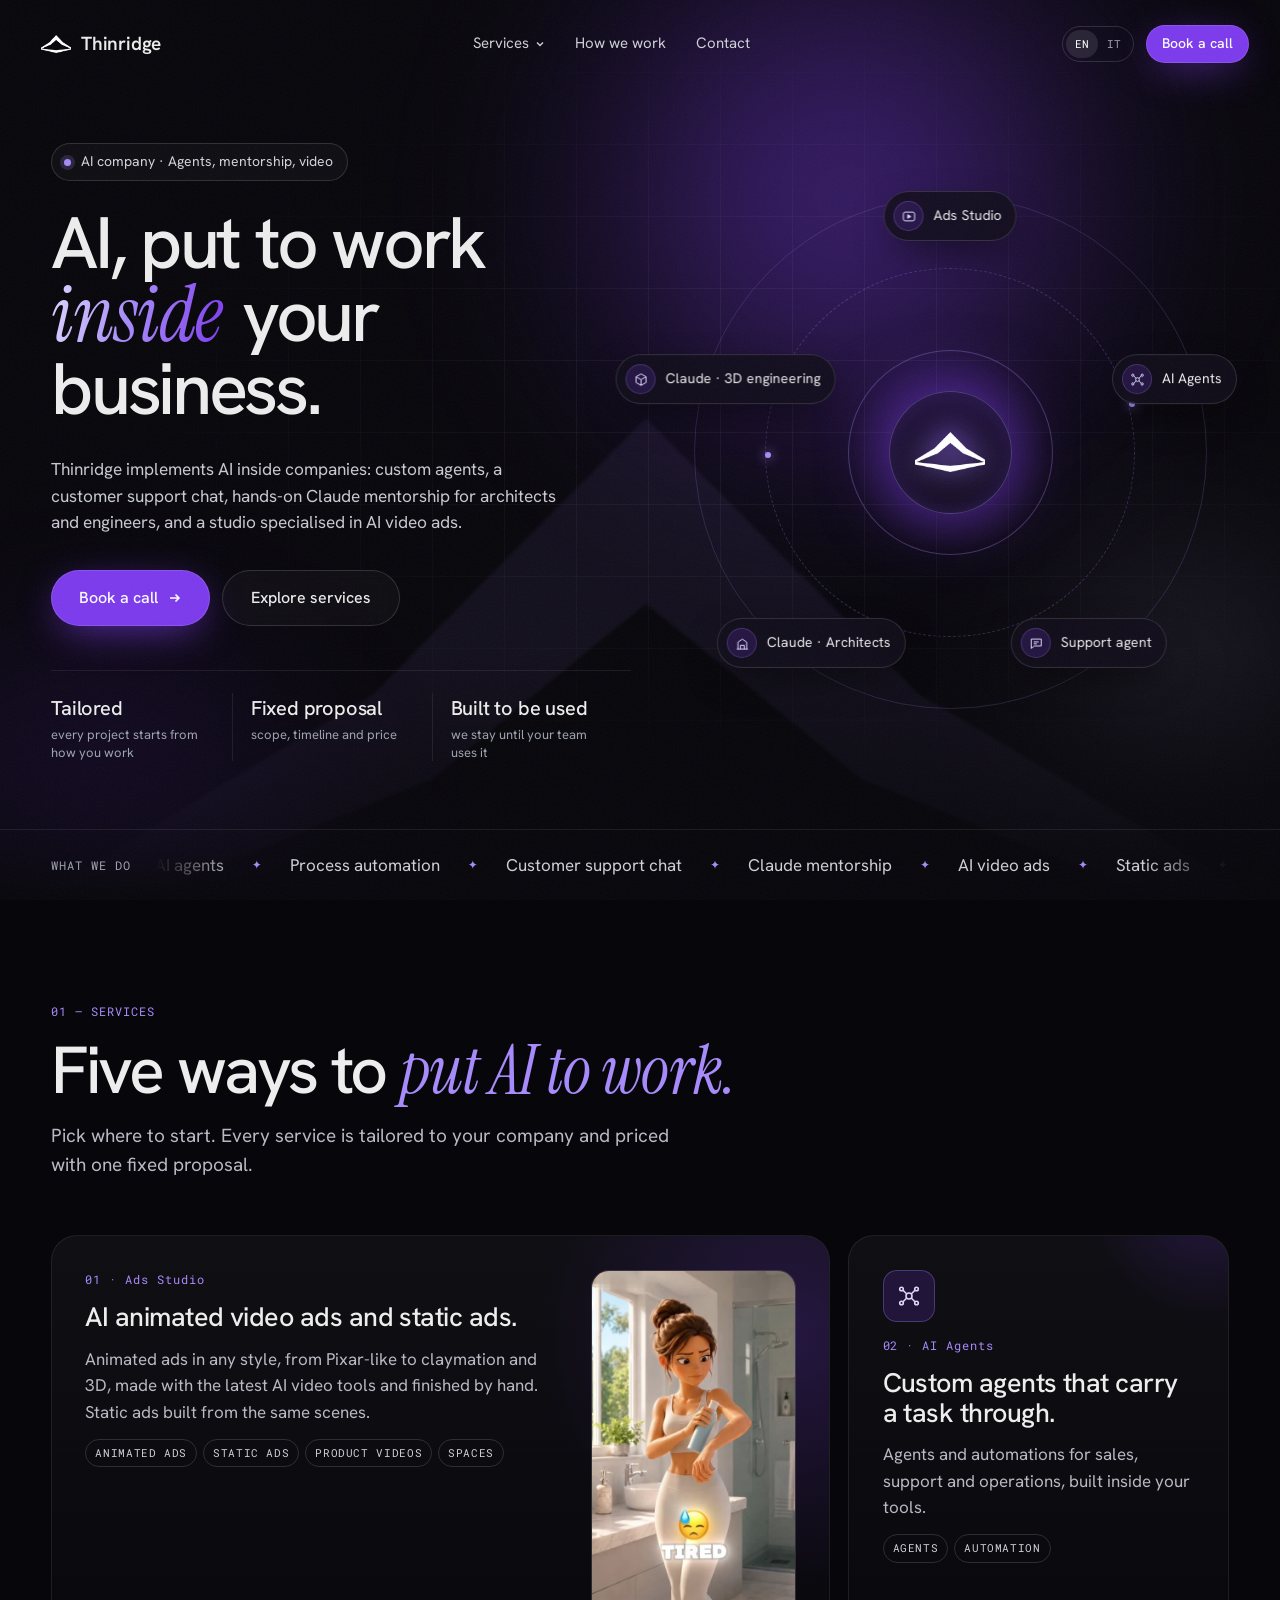
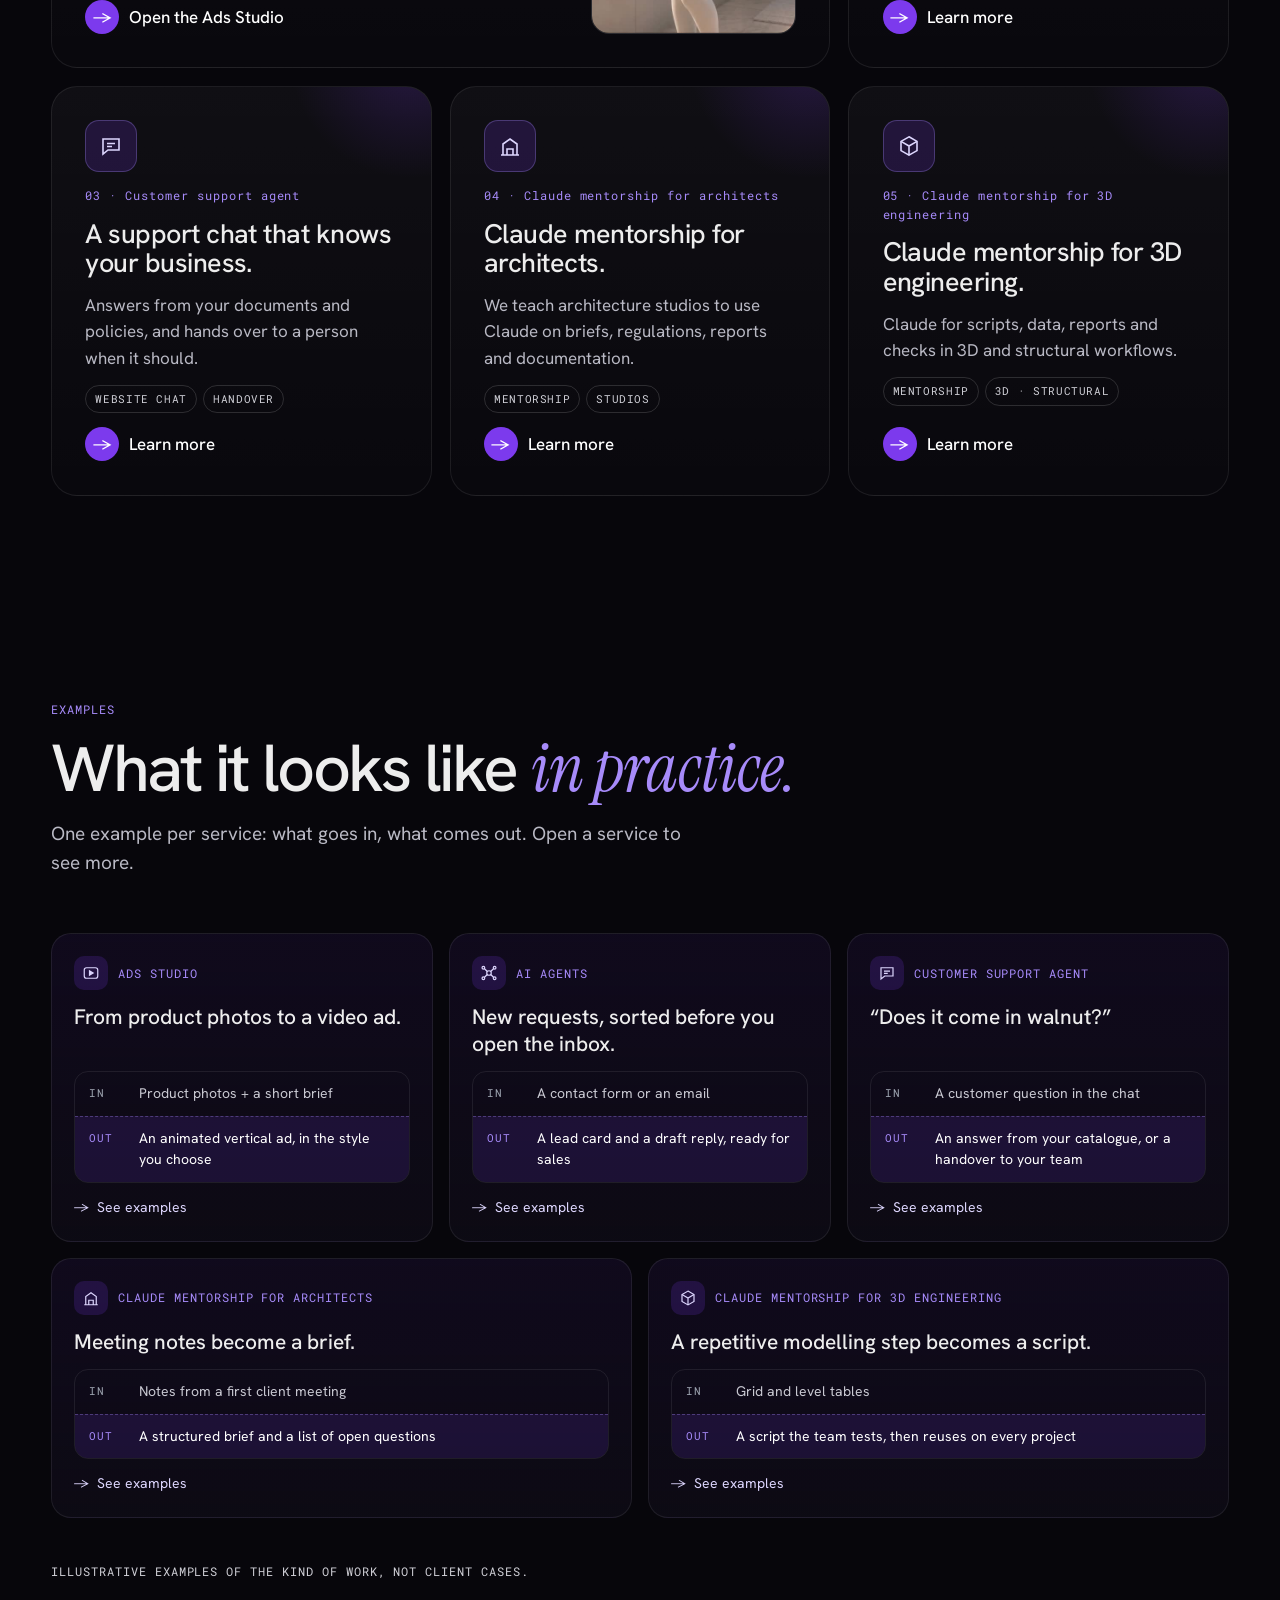
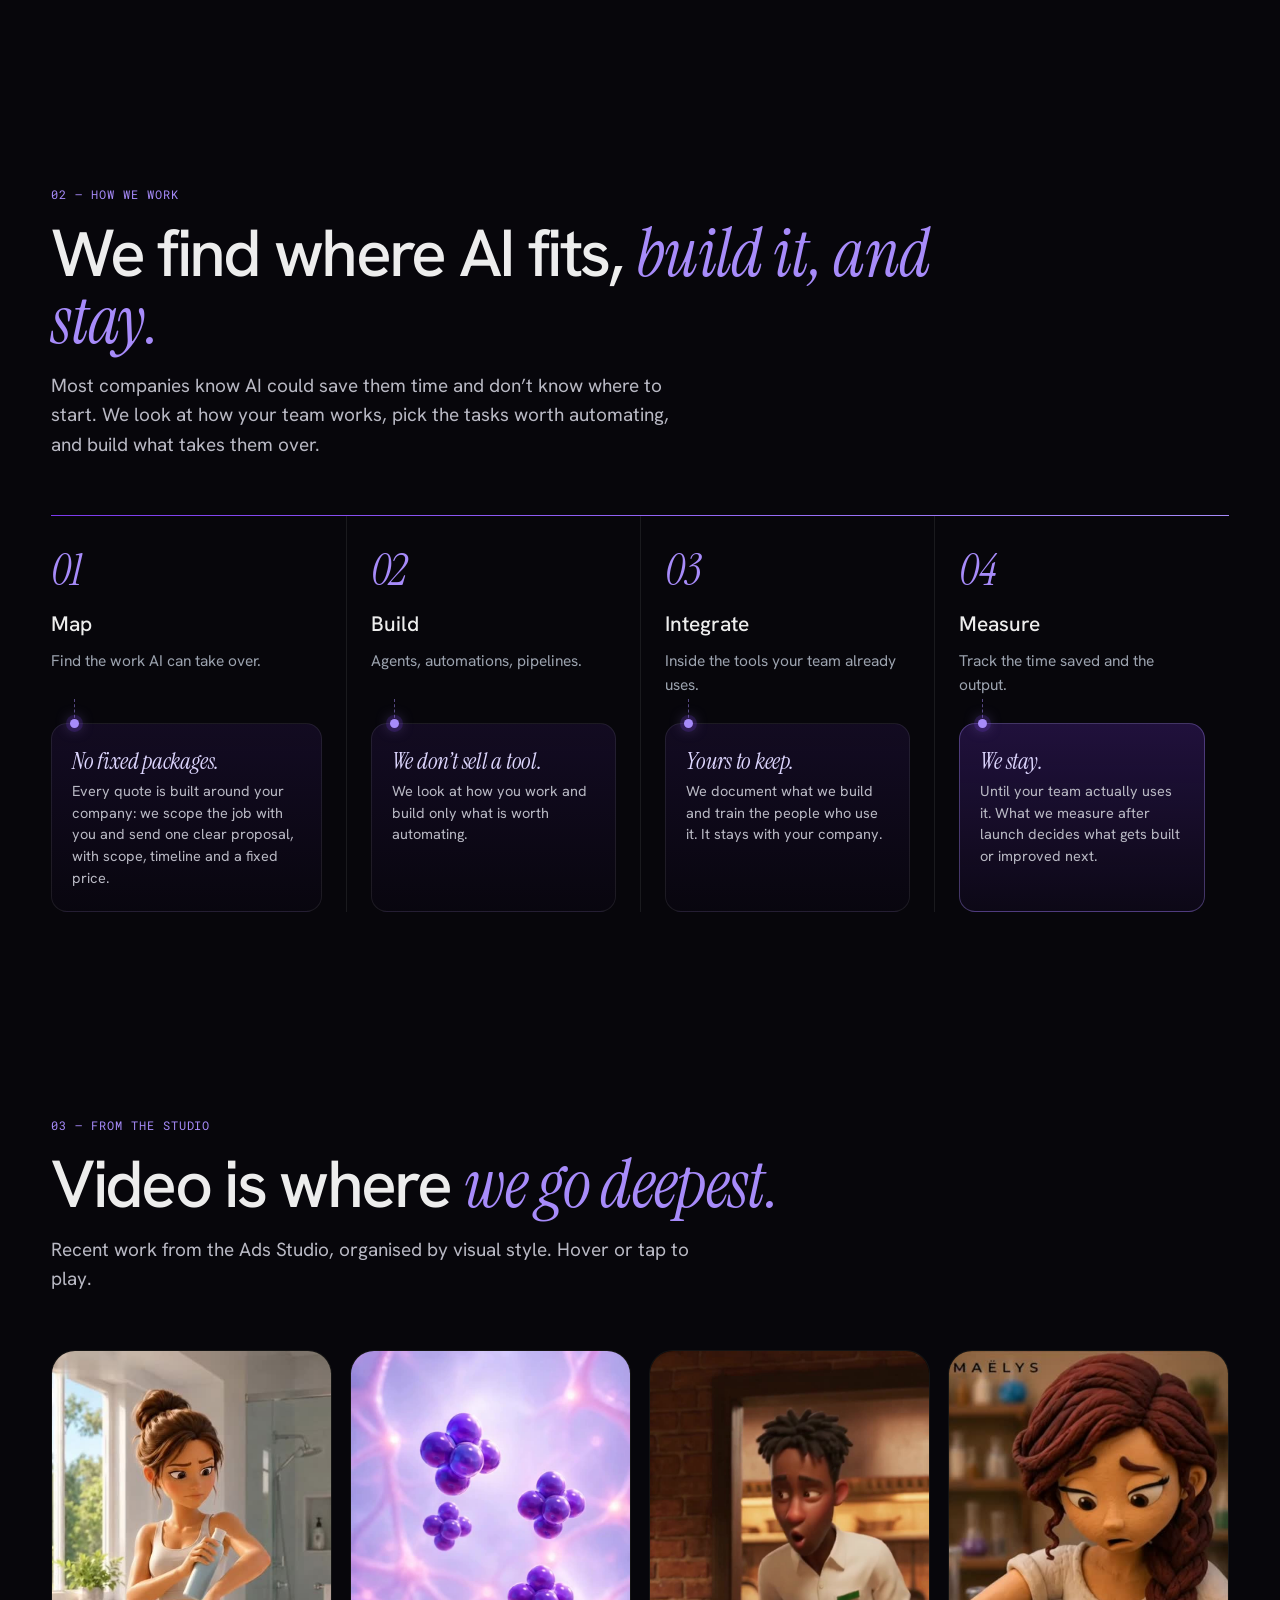
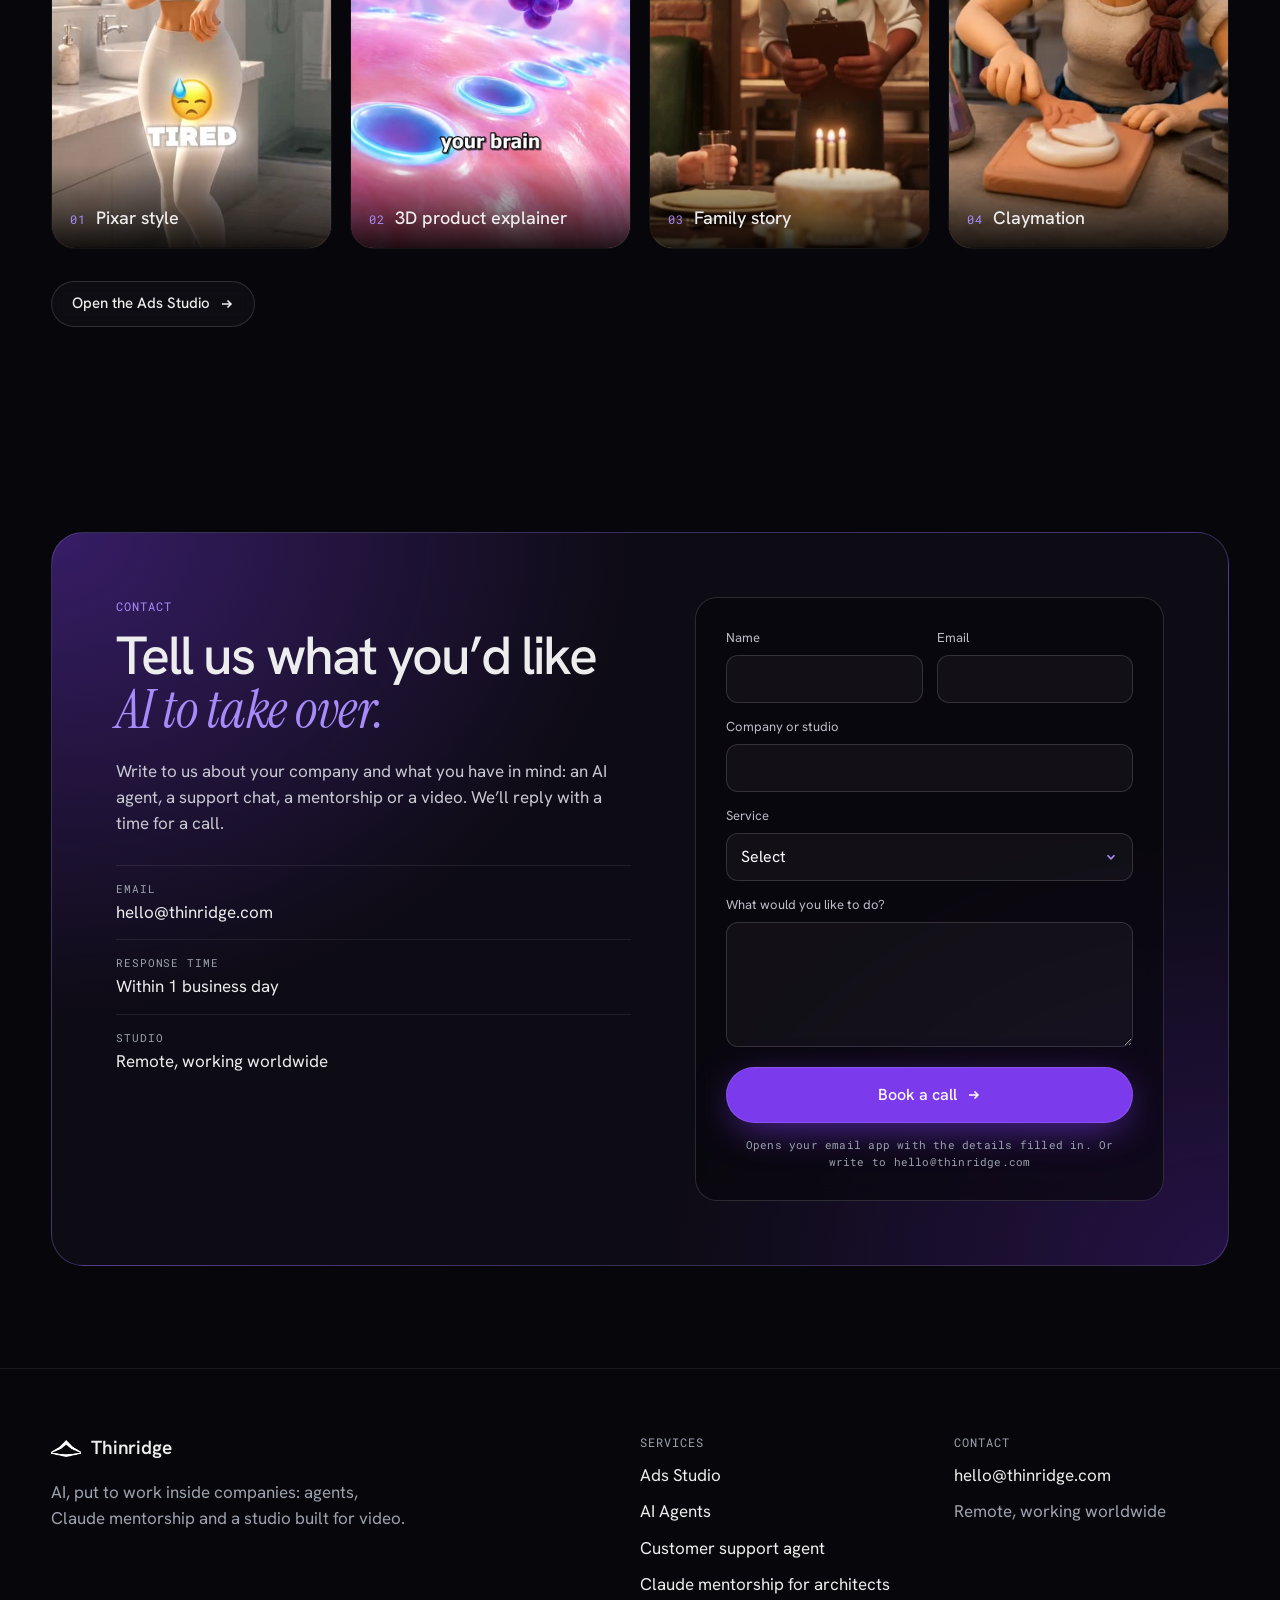
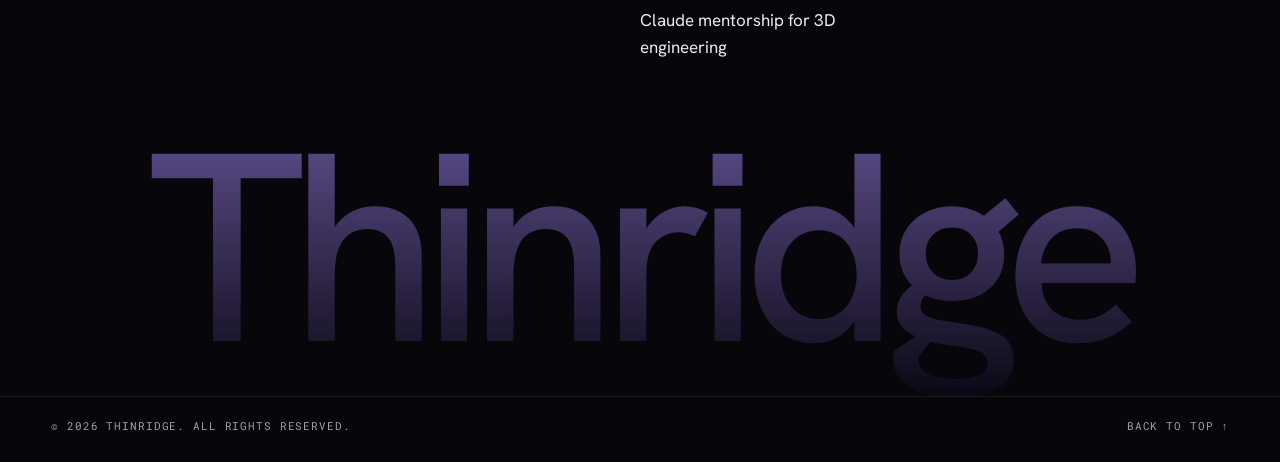
<file: index.html>
<!doctype html>
<html lang="en">
<head>
<meta charset="utf-8" />
<meta name="viewport" content="width=device-width, initial-scale=1, viewport-fit=cover" />
<title>Thinridge — AI, put to work inside your business</title>
<meta name="description" content="Thinridge implements AI inside companies: custom AI agents, customer support chat, Claude mentorship for architects and engineers, and an AI ads studio." />
<meta name="theme-color" content="#07060b" />
<meta property="og:title" content="Thinridge — AI, put to work inside your business" />
<meta property="og:description" content="Thinridge implements AI inside companies: custom AI agents, customer support chat, Claude mentorship for architects and engineers, and an AI ads studio." />
<meta property="og:image" content="assets/og.jpg" />
<link rel="icon" type="image/svg+xml" href="assets/favicon.svg" />
<link rel="preconnect" href="https://fonts.googleapis.com" />
<link rel="preconnect" href="https://fonts.gstatic.com" crossorigin />
<link href="https://fonts.googleapis.com/css2?family=Hanken+Grotesk:wght@400;500;600&family=Instrument+Serif:ital@0;1&family=Roboto+Mono:wght@400;500&display=swap" rel="stylesheet" />
<link rel="stylesheet" href="styles.css" />
</head>
<body data-title-it="Thinridge — L’AI, messa al lavoro dentro la tua azienda">
<div class="grain" aria-hidden="true"></div>
<header class="nav" id="nav">
  <a class="brand" href="" aria-label="Thinridge home"><img src="assets/mark-white.png" alt="" width="34" height="19" /><span>Thinridge</span></a>
  <nav class="nav-links" aria-label="Main">
    <div class="dd"><button class="dd-btn" aria-expanded="false" aria-haspopup="true"><span data-it="Servizi">Services</span><svg viewBox="0 0 10 10"><path d="M2 3.5 5 6.5 8 3.5" fill="none" stroke="currentColor" stroke-width="1.4"/></svg></button>
      <div class="dd-panel"><a href="ads/"><span class="dd-ico"><svg viewBox="0 0 24 24" fill="none" stroke="currentColor" stroke-width="1.6"><rect x="3" y="5" width="18" height="14" rx="3"/><path d="M10 9.2v5.6l4.8-2.8z" fill="currentColor"/></svg></span><span><b data-it="Ads Studio">Ads Studio</b><small data-it="Video ads animate e static ads con l’AI">AI animated video ads and static ads</small></span></a><a href="ai-agents/"><span class="dd-ico"><svg viewBox="0 0 24 24" fill="none" stroke="currentColor" stroke-width="1.6"><circle cx="12" cy="12" r="3"/><circle cx="4.5" cy="5" r="1.8"/><circle cx="19.5" cy="5" r="1.8"/><circle cx="4.5" cy="19" r="1.8"/><circle cx="19.5" cy="19" r="1.8"/><path d="M6 6.3 9.8 10M18 6.3 14.2 10M6 17.7l3.8-3.7M18 17.7l-3.8-3.7"/></svg></span><span><b data-it="AI Agents">AI Agents</b><small data-it="Agenti su misura e automazione per la tua azienda">Custom agents and automation for your company</small></span></a><a href="support-agent/"><span class="dd-ico"><svg viewBox="0 0 24 24" fill="none" stroke="currentColor" stroke-width="1.6"><path d="M4 5h16v11H9l-5 4z"/><path d="M8 9.5h8M8 12.5h5"/></svg></span><span><b data-it="Agente per il customer support">Customer support agent</b><small data-it="Un agente chat AI che risponde dalla tua conoscenza">An AI chat agent that answers from your knowledge</small></span></a><a href="claude-for-architects/"><span class="dd-ico"><svg viewBox="0 0 24 24" fill="none" stroke="currentColor" stroke-width="1.6"><path d="M3 21h18M5 21V10l7-5 7 5v11M9 21v-6h6v6"/></svg></span><span><b data-it="Claude mentorship per architetti">Claude mentorship for architects</b><small data-it="Insegniamo agli studi di architettura a lavorare con Claude">Teaching architecture studios to work with Claude</small></span></a><a href="claude-for-engineering/"><span class="dd-ico"><svg viewBox="0 0 24 24" fill="none" stroke="currentColor" stroke-width="1.6"><path d="M12 2.8 20 7.4v9.2L12 21.2 4 16.6V7.4z"/><path d="M4 7.4 12 12l8-4.6M12 12v9.2"/></svg></span><span><b data-it="Claude mentorship per l’ingegneria 3D">Claude mentorship for 3D engineering</b><small data-it="Claude nei flussi di lavoro 3D e strutturali">Claude for 3D and structural engineering workflows</small></span></a></div></div>
    <a href="#approach" data-it="Come lavoriamo">How we work</a><a href="#contact" data-it="Contatti">Contact</a>
  </nav>
  <div class="nav-right">
    <div class="lang" role="group" aria-label="Language"><button data-lang="en" class="on">EN</button><button data-lang="it">IT</button></div>
    <a class="btn btn-sm btn-primary" href="#contact" data-it="Prenota una call">Book a call</a>
    <button class="burger" aria-label="Menu" aria-expanded="false"><span></span><span></span></button>
  </div>
</header>
<div class="mobile-menu" id="mobileMenu">
  <a href="">Home</a>
  <div class="mm-sub"><span class="mono" data-it="Servizi">Services</span><a href="ads/" data-it="Ads Studio">Ads Studio</a><a href="ai-agents/" data-it="AI Agents">AI Agents</a><a href="support-agent/" data-it="Agente per il customer support">Customer support agent</a><a href="claude-for-architects/" data-it="Claude mentorship per architetti">Claude mentorship for architects</a><a href="claude-for-engineering/" data-it="Claude mentorship per l’ingegneria 3D">Claude mentorship for 3D engineering</a></div>
  <a href="#approach" data-it="Come lavoriamo">How we work</a><a href="#contact" data-it="Contatti">Contact</a>
  <a href="#contact" class="btn btn-primary" data-it="Prenota una call">Book a call</a>
</div>
<main id="top"><section class="hero ph-hero">
  <div class="hero-bg" aria-hidden="true"><div class="glow g1"></div><div class="glow g2"></div><div class="glow g3"></div><div class="gridlines"></div><img class="ridge" src="assets/mark-violet.png" alt="" /></div>
  <div class="hero-inner">
    <div class="hero-copy">
      
      <p class="eyebrow reveal"><span class="dot"></span><span data-it="Azienda AI · Agenti, mentorship, video">AI company · Agents, mentorship, video</span></p>
      <h1 class="hero-title"><span class="line"><span data-it="L’AI, messa al lavoro">AI, put to work</span></span><span class="line"><em class="serif" data-it="dentro">inside</em> <span data-it="la tua">your</span></span><span class="line"><span data-it="azienda.">business.</span></span></h1>
      <p class="hero-sub reveal" data-it="Thinridge porta l’AI dentro le aziende: agenti su misura, una chat per il customer support, mentorship pratica su Claude per architetti e ingegneri, e uno studio specializzato in video ads con l’AI.">Thinridge implements AI inside companies: custom agents, a customer support chat, hands-on Claude mentorship for architects and engineers, and a studio specialised in AI video ads.</p>
      <div class="hero-ctas reveal"><a class="btn btn-primary btn-lg" href="#contact"><span data-it="Prenota una call">Book a call</span><svg viewBox="0 0 14 14" aria-hidden="true"><path d="M2 7h9M7.5 3.5 11 7l-3.5 3.5" fill="none" stroke="currentColor" stroke-width="1.6"/></svg></a><a class="btn btn-ghost btn-lg" href="#services"><span data-it="Scopri i servizi">Explore services</span></a></div>
      <ul class="hero-facts reveal"><li><b data-it="Su misura">Tailored</b><span data-it="ogni progetto parte da come lavorate">every project starts from how you work</span></li><li><b data-it="Proposta fissa">Fixed proposal</b><span data-it="scope, tempi e prezzo">scope, timeline and price</span></li><li><b data-it="Fatto per essere usato">Built to be used</b><span data-it="restiamo finché il team lo usa">we stay until your team uses it</span></li></ul>
    </div>
    <div class="visual reveal"><div class="orbit" style="--R:min(236px,40vw)">
  <div class="ring r1"></div>
  <div class="spin rev"><div class="ring r2"></div><span class="dotp" style="left:14%;top:50%"></span><span class="dotp" style="right:14%;top:40%"></span></div>
  <div class="ring r3"></div>
  <div class="core"><img src="assets/mark-white.png" alt="" /></div>
  <div class="spin"><div class="sat" style="transform:rotate(-90.0deg) translateX(var(--R)) rotate(90.0deg)"><div class="chip-o"><a href="ads/"><span class="dd-ico"><svg viewBox="0 0 24 24" fill="none" stroke="currentColor" stroke-width="1.6"><rect x="3" y="5" width="18" height="14" rx="3"/><path d="M10 9.2v5.6l4.8-2.8z" fill="currentColor"/></svg></span><span data-it="Ads Studio">Ads Studio</span></a></div></div><div class="sat" style="transform:rotate(-18.0deg) translateX(var(--R)) rotate(18.0deg)"><div class="chip-o"><a href="ai-agents/"><span class="dd-ico"><svg viewBox="0 0 24 24" fill="none" stroke="currentColor" stroke-width="1.6"><circle cx="12" cy="12" r="3"/><circle cx="4.5" cy="5" r="1.8"/><circle cx="19.5" cy="5" r="1.8"/><circle cx="4.5" cy="19" r="1.8"/><circle cx="19.5" cy="19" r="1.8"/><path d="M6 6.3 9.8 10M18 6.3 14.2 10M6 17.7l3.8-3.7M18 17.7l-3.8-3.7"/></svg></span><span data-it="AI Agents">AI Agents</span></a></div></div><div class="sat" style="transform:rotate(54.0deg) translateX(var(--R)) rotate(-54.0deg)"><div class="chip-o"><a href="support-agent/"><span class="dd-ico"><svg viewBox="0 0 24 24" fill="none" stroke="currentColor" stroke-width="1.6"><path d="M4 5h16v11H9l-5 4z"/><path d="M8 9.5h8M8 12.5h5"/></svg></span><span data-it="Agente di supporto">Support agent</span></a></div></div><div class="sat" style="transform:rotate(126.0deg) translateX(var(--R)) rotate(-126.0deg)"><div class="chip-o"><a href="claude-for-architects/"><span class="dd-ico"><svg viewBox="0 0 24 24" fill="none" stroke="currentColor" stroke-width="1.6"><path d="M3 21h18M5 21V10l7-5 7 5v11M9 21v-6h6v6"/></svg></span><span data-it="Claude · Architetti">Claude · Architects</span></a></div></div><div class="sat" style="transform:rotate(198.0deg) translateX(var(--R)) rotate(-198.0deg)"><div class="chip-o"><a href="claude-for-engineering/"><span class="dd-ico"><svg viewBox="0 0 24 24" fill="none" stroke="currentColor" stroke-width="1.6"><path d="M12 2.8 20 7.4v9.2L12 21.2 4 16.6V7.4z"/><path d="M4 7.4 12 12l8-4.6M12 12v9.2"/></svg></span><span data-it="Claude · Ingegneria 3D">Claude · 3D engineering</span></a></div></div></div>
</div></div>
  </div>
  <div class="hero-bottom"><span class="mono muted" data-it="Cosa facciamo">What we do</span><div class="marquee"><div class="track"><span data-it="Agenti AI">AI agents</span><i>✦</i><span data-it="Automazione dei processi">Process automation</span><i>✦</i><span data-it="Chat per il customer support">Customer support chat</span><i>✦</i><span data-it="Claude mentorship">Claude mentorship</span><i>✦</i><span data-it="Video ads con l’AI">AI video ads</span><i>✦</i><span data-it="Static ads">Static ads</span><i>✦</i><span data-it="Agenti AI">AI agents</span><i>✦</i><span data-it="Automazione dei processi">Process automation</span><i>✦</i><span data-it="Chat per il customer support">Customer support chat</span><i>✦</i><span data-it="Claude mentorship">Claude mentorship</span><i>✦</i><span data-it="Video ads con l’AI">AI video ads</span><i>✦</i><span data-it="Static ads">Static ads</span><i>✦</i><span data-it="Agenti AI">AI agents</span><i>✦</i><span data-it="Automazione dei processi">Process automation</span><i>✦</i><span data-it="Chat per il customer support">Customer support chat</span><i>✦</i><span data-it="Claude mentorship">Claude mentorship</span><i>✦</i><span data-it="Video ads con l’AI">AI video ads</span><i>✦</i><span data-it="Static ads">Static ads</span><i>✦</i><span data-it="Agenti AI">AI agents</span><i>✦</i><span data-it="Automazione dei processi">Process automation</span><i>✦</i><span data-it="Chat per il customer support">Customer support chat</span><i>✦</i><span data-it="Claude mentorship">Claude mentorship</span><i>✦</i><span data-it="Video ads con l’AI">AI video ads</span><i>✦</i><span data-it="Static ads">Static ads</span><i>✦</i></div></div></div>
</section><section class="section" id="services"><div class="wrap"><div class="sec-head"><p class="kicker mono">01 — <span data-it="Servizi">Services</span></p><h2 class="reveal"><span data-it="Cinque modi per">Five ways to</span> <em class="serif"><span data-it="mettere l’AI al lavoro.">put AI to work.</span></em></h2><p class="lead reveal" data-it="Scegli da dove partire. Ogni servizio è su misura per la tua azienda, con una sola proposta a prezzo fisso.">Pick where to start. Every service is tailored to your company and priced with one fixed proposal.</p></div><div class="svc-grid"><a class="svc svc-a reveal" href="ads/"><div class="svc-copy"><span class="svc-num">01 · Ads Studio</span>
<h3 data-it="Video ads animate e static ads, fatte con l’AI.">AI animated video ads and static ads.</h3>
<p data-it="Ads animate in qualsiasi stile, dallo stile Pixar alla claymation al 3D, fatte con i migliori strumenti video AI e rifinite a mano. Static ads costruite dalle stesse scene.">Animated ads in any style, from Pixar-like to claymation and 3D, made with the latest AI video tools and finished by hand. Static ads built from the same scenes.</p>
<div class="tags"><span data-it="Ads animate">Animated ads</span><span data-it="Static ads">Static ads</span><span data-it="Video prodotto">Product videos</span><span data-it="Spazi">Spaces</span></div>
<span class="go"><i>→</i><span data-it="Apri l’Ads Studio">Open the Ads Studio</span></span></div>
<div class="svc-media vid-auto"><video muted loop playsinline preload="none" poster="assets/reel-clay.jpg" src="assets/reel-clay.mp4"></video></div></a><a class="svc svc-b reveal" href="ai-agents/"><span class="big-ico"><svg viewBox="0 0 24 24" fill="none" stroke="currentColor" stroke-width="1.6"><circle cx="12" cy="12" r="3"/><circle cx="4.5" cy="5" r="1.8"/><circle cx="19.5" cy="5" r="1.8"/><circle cx="4.5" cy="19" r="1.8"/><circle cx="19.5" cy="19" r="1.8"/><path d="M6 6.3 9.8 10M18 6.3 14.2 10M6 17.7l3.8-3.7M18 17.7l-3.8-3.7"/></svg></span><span class="svc-num">02 · <span data-it="AI Agents">AI Agents</span></span><h3 data-it="Agenti su misura che portano a termine il lavoro.">Custom agents that carry a task through.</h3><p data-it="Agenti e automazioni per vendite, supporto e operations, dentro i vostri strumenti.">Agents and automations for sales, support and operations, built inside your tools.</p><div class="tags"><span data-it="Agenti">Agents</span><span data-it="Automazione">Automation</span></div><span class="go"><i>→</i><span data-it="Scopri di più">Learn more</span></span></a><a class="svc svc-c reveal" href="support-agent/"><span class="big-ico"><svg viewBox="0 0 24 24" fill="none" stroke="currentColor" stroke-width="1.6"><path d="M4 5h16v11H9l-5 4z"/><path d="M8 9.5h8M8 12.5h5"/></svg></span><span class="svc-num">03 · <span data-it="Agente per il customer support">Customer support agent</span></span><h3 data-it="Una chat di supporto che conosce la tua azienda.">A support chat that knows your business.</h3><p data-it="Risponde da documenti e policy, e passa a una persona quando serve.">Answers from your documents and policies, and hands over to a person when it should.</p><div class="tags"><span data-it="Chat sul sito">Website chat</span><span data-it="Passaggio">Handover</span></div><span class="go"><i>→</i><span data-it="Scopri di più">Learn more</span></span></a><a class="svc svc-d reveal" href="claude-for-architects/"><span class="big-ico"><svg viewBox="0 0 24 24" fill="none" stroke="currentColor" stroke-width="1.6"><path d="M3 21h18M5 21V10l7-5 7 5v11M9 21v-6h6v6"/></svg></span><span class="svc-num">04 · <span data-it="Claude mentorship per architetti">Claude mentorship for architects</span></span><h3 data-it="Claude mentorship per architetti.">Claude mentorship for architects.</h3><p data-it="Insegniamo agli studi di architettura a usare Claude su brief, regolamenti, relazioni e documentazione.">We teach architecture studios to use Claude on briefs, regulations, reports and documentation.</p><div class="tags"><span data-it="Mentorship">Mentorship</span><span data-it="Studi">Studios</span></div><span class="go"><i>→</i><span data-it="Scopri di più">Learn more</span></span></a><a class="svc svc-e reveal" href="claude-for-engineering/"><span class="big-ico"><svg viewBox="0 0 24 24" fill="none" stroke="currentColor" stroke-width="1.6"><path d="M12 2.8 20 7.4v9.2L12 21.2 4 16.6V7.4z"/><path d="M4 7.4 12 12l8-4.6M12 12v9.2"/></svg></span><span class="svc-num">05 · <span data-it="Claude mentorship per l’ingegneria 3D">Claude mentorship for 3D engineering</span></span><h3 data-it="Claude mentorship per l’ingegneria 3D.">Claude mentorship for 3D engineering.</h3><p data-it="Claude per script, dati, relazioni e controlli nei flussi 3D e strutturali.">Claude for scripts, data, reports and checks in 3D and structural workflows.</p><div class="tags"><span data-it="Mentorship">Mentorship</span><span data-it="3D · Strutturale">3D · Structural</span></div><span class="go"><i>→</i><span data-it="Scopri di più">Learn more</span></span></a></div></div></section><section class="section" id="examples"><div class="wrap">
  <div class="sec-head"><p class="kicker mono"><span data-it="Esempi">Examples</span></p><h2 class="reveal"><span data-it="Come funziona">What it looks like</span> <em class="serif"><span data-it="in pratica.">in practice.</span></em></h2><p class="lead reveal" data-it="Un esempio per servizio: cosa entra, cosa esce. Apri un servizio per vederne altri.">One example per service: what goes in, what comes out. Open a service to see more.</p></div>
  <div class="hx-grid"><a class="hx reveal" href="ads/"><span class="hx-top"><span class="hx-ico"><svg viewBox="0 0 24 24" fill="none" stroke="currentColor" stroke-width="1.6"><rect x="3" y="5" width="18" height="14" rx="3"/><path d="M10 9.2v5.6l4.8-2.8z" fill="currentColor"/></svg></span><span class="mono"><span data-it="Ads Studio">Ads Studio</span></span></span><h4 data-it="Da foto prodotto a video ad.">From product photos to a video ad.</h4><span class="hx-flow"><span class="hx-row"><span class="mono"><span data-it="In">In</span></span><span data-it="Foto prodotto + un breve brief">Product photos + a short brief</span></span><span class="hx-row out"><span class="mono"><span data-it="Out">Out</span></span><span data-it="Un’ad verticale animata, nello stile che scegli">An animated vertical ad, in the style you choose</span></span></span><span class="go"><i>→</i><span data-it="Vedi esempi">See examples</span></span></a><a class="hx reveal" href="ai-agents/"><span class="hx-top"><span class="hx-ico"><svg viewBox="0 0 24 24" fill="none" stroke="currentColor" stroke-width="1.6"><circle cx="12" cy="12" r="3"/><circle cx="4.5" cy="5" r="1.8"/><circle cx="19.5" cy="5" r="1.8"/><circle cx="4.5" cy="19" r="1.8"/><circle cx="19.5" cy="19" r="1.8"/><path d="M6 6.3 9.8 10M18 6.3 14.2 10M6 17.7l3.8-3.7M18 17.7l-3.8-3.7"/></svg></span><span class="mono"><span data-it="AI Agents">AI Agents</span></span></span><h4 data-it="Richieste nuove, ordinate prima di aprire la inbox.">New requests, sorted before you open the inbox.</h4><span class="hx-flow"><span class="hx-row"><span class="mono"><span data-it="In">In</span></span><span data-it="Un form contatti o un’email">A contact form or an email</span></span><span class="hx-row out"><span class="mono"><span data-it="Out">Out</span></span><span data-it="Una scheda lead e una bozza di risposta, pronte per il commerciale">A lead card and a draft reply, ready for sales</span></span></span><span class="go"><i>→</i><span data-it="Vedi esempi">See examples</span></span></a><a class="hx reveal" href="support-agent/"><span class="hx-top"><span class="hx-ico"><svg viewBox="0 0 24 24" fill="none" stroke="currentColor" stroke-width="1.6"><path d="M4 5h16v11H9l-5 4z"/><path d="M8 9.5h8M8 12.5h5"/></svg></span><span class="mono"><span data-it="Agente per il customer support">Customer support agent</span></span></span><h4 data-it="“C’è anche in noce?”">“Does it come in walnut?”</h4><span class="hx-flow"><span class="hx-row"><span class="mono"><span data-it="In">In</span></span><span data-it="Una domanda del cliente in chat">A customer question in the chat</span></span><span class="hx-row out"><span class="mono"><span data-it="Out">Out</span></span><span data-it="Una risposta dal tuo catalogo, o il passaggio al team">An answer from your catalogue, or a handover to your team</span></span></span><span class="go"><i>→</i><span data-it="Vedi esempi">See examples</span></span></a><a class="hx reveal" href="claude-for-architects/"><span class="hx-top"><span class="hx-ico"><svg viewBox="0 0 24 24" fill="none" stroke="currentColor" stroke-width="1.6"><path d="M3 21h18M5 21V10l7-5 7 5v11M9 21v-6h6v6"/></svg></span><span class="mono"><span data-it="Claude mentorship per architetti">Claude mentorship for architects</span></span></span><h4 data-it="Gli appunti diventano un brief.">Meeting notes become a brief.</h4><span class="hx-flow"><span class="hx-row"><span class="mono"><span data-it="In">In</span></span><span data-it="Appunti di un primo incontro col cliente">Notes from a first client meeting</span></span><span class="hx-row out"><span class="mono"><span data-it="Out">Out</span></span><span data-it="Un brief strutturato e l’elenco delle domande aperte">A structured brief and a list of open questions</span></span></span><span class="go"><i>→</i><span data-it="Vedi esempi">See examples</span></span></a><a class="hx reveal" href="claude-for-engineering/"><span class="hx-top"><span class="hx-ico"><svg viewBox="0 0 24 24" fill="none" stroke="currentColor" stroke-width="1.6"><path d="M12 2.8 20 7.4v9.2L12 21.2 4 16.6V7.4z"/><path d="M4 7.4 12 12l8-4.6M12 12v9.2"/></svg></span><span class="mono"><span data-it="Claude mentorship per l’ingegneria 3D">Claude mentorship for 3D engineering</span></span></span><h4 data-it="Un passaggio ripetitivo diventa uno script.">A repetitive modelling step becomes a script.</h4><span class="hx-flow"><span class="hx-row"><span class="mono"><span data-it="In">In</span></span><span data-it="Tabelle di fili fissi e livelli">Grid and level tables</span></span><span class="hx-row out"><span class="mono"><span data-it="Out">Out</span></span><span data-it="Uno script che il team prova e poi riusa su ogni progetto">A script the team tests, then reuses on every project</span></span></span><span class="go"><i>→</i><span data-it="Vedi esempi">See examples</span></span></a></div>
  <p class="steps-note mono reveal" data-it="Esempi illustrativi del tipo di lavoro, non casi di clienti.">Illustrative examples of the kind of work, not client cases.</p>
</div></section><section class="section" id="approach"><div class="wrap"><div class="sec-head"><p class="kicker mono">02 — <span data-it="Come lavoriamo">How we work</span></p><h2 class="reveal"><span data-it="Troviamo dove serve l’AI,">We find where AI fits,</span> <em class="serif"><span data-it="la costruiamo, e restiamo.">build it, and stay.</span></em></h2><p class="lead reveal" data-it="Molte aziende sanno che l’AI potrebbe far risparmiare tempo e non sanno da dove partire. Guardiamo come lavora il team, scegliamo i compiti che vale la pena automatizzare e costruiamo ciò che li prende in carico.">Most companies know AI could save them time and don’t know where to start. We look at how your team works, pick the tasks worth automating, and build what takes them over.</p></div>
<ol class="steps pflow"><li class="reveal"><div class="fl-step"><span class="fl-num serif">01</span><h4 data-it="Mappa">Map</h4><p data-it="Trovare il lavoro che l’AI può prendere in carico.">Find the work AI can take over.</p></div><div class="fl-note"><span class="fl-dot"></span><h5 class="serif" data-it="Nessun pacchetto fisso.">No fixed packages.</h5><p data-it="Ogni preventivo è costruito sulla tua azienda: definiamo il lavoro insieme e mandiamo una proposta chiara, con scope, tempistiche e prezzo fisso.">Every quote is built around your company: we scope the job with you and send one clear proposal, with scope, timeline and a fixed price.</p></div></li><li class="reveal"><div class="fl-step"><span class="fl-num serif">02</span><h4 data-it="Costruisci">Build</h4><p data-it="Agenti, automazioni, pipeline.">Agents, automations, pipelines.</p></div><div class="fl-note"><span class="fl-dot"></span><h5 class="serif" data-it="Non vendiamo uno strumento.">We don’t sell a tool.</h5><p data-it="Guardiamo come lavorate e costruiamo solo ciò che vale la pena automatizzare.">We look at how you work and build only what is worth automating.</p></div></li><li class="reveal"><div class="fl-step"><span class="fl-num serif">03</span><h4 data-it="Integra">Integrate</h4><p data-it="Dentro gli strumenti che il team usa già.">Inside the tools your team already uses.</p></div><div class="fl-note"><span class="fl-dot"></span><h5 class="serif" data-it="Resta tuo.">Yours to keep.</h5><p data-it="Documentiamo ciò che costruiamo e formiamo chi lo usa. Resta alla tua azienda.">We document what we build and train the people who use it. It stays with your company.</p></div></li><li class="reveal"><div class="fl-step"><span class="fl-num serif">04</span><h4 data-it="Misura">Measure</h4><p data-it="Misurare il tempo risparmiato e i risultati.">Track the time saved and the output.</p></div><div class="fl-note"><span class="fl-dot"></span><h5 class="serif" data-it="Restiamo.">We stay.</h5><p data-it="Finché il team lo usa davvero. Quello che misuriamo dopo il lancio decide cosa costruire o migliorare dopo.">Until your team actually uses it. What we measure after launch decides what gets built or improved next.</p></div></li></ol>
</div></section><section class="section" id="studio"><div class="wrap"><div class="sec-head"><p class="kicker mono">03 — <span data-it="Dallo studio">From the studio</span></p><h2 class="reveal"><span data-it="Il video è dove">Video is where</span> <em class="serif"><span data-it="andiamo più a fondo.">we go deepest.</span></em></h2><p class="lead reveal" data-it="Lavori recenti dell’Ads Studio, organizzati per stile visivo. Passa sopra o tocca per riprodurre.">Recent work from the Ads Studio, organised by visual style. Hover or tap to play.</p></div><div class="reels"><article class="reel reveal"><video muted loop playsinline preload="none" poster="assets/reel-clay.jpg" src="assets/reel-clay.mp4"></video><div class="reel-cap"><span class="mono">01</span><b data-it="Stile Pixar">Pixar style</b></div></article><article class="reel reveal"><video muted loop playsinline preload="none" poster="assets/ad-qga4.jpg" src="assets/ad-qga4.mp4"></video><div class="reel-cap"><span class="mono">02</span><b data-it="Explainer prodotto 3D">3D product explainer</b></div></article><article class="reel reveal"><video muted loop playsinline preload="none" poster="assets/ad-twin.jpg" src="assets/ad-twin.mp4"></video><div class="reel-cap"><span class="mono">03</span><b data-it="Storia di famiglia">Family story</b></div></article><article class="reel reveal"><video muted loop playsinline preload="none" poster="assets/reel-3d.jpg" src="assets/reel-3d.mp4"></video><div class="reel-cap"><span class="mono">04</span><b data-it="Claymation">Claymation</b></div></article></div>
<div class="hero-ctas reveal" style="margin-top:32px"><a class="btn btn-ghost" href="ads/"><span data-it="Apri l’Ads Studio">Open the Ads Studio</span><svg viewBox="0 0 14 14" aria-hidden="true"><path d="M2 7h9M7.5 3.5 11 7l-3.5 3.5" fill="none" stroke="currentColor" stroke-width="1.6"/></svg></a></div></div></section><section class="section contact" id="contact">
  <div class="wrap">
    <div class="offer reveal">
      <div class="offer-copy">
        <p class="kicker mono" data-it="Contatti">Contact</p>
        <h2><span data-it="Dicci cosa vorresti">Tell us what you’d like</span> <em class="serif"><span data-it="affidare all’AI.">AI to take over.</span></em></h2>
        <p data-it="Scrivici della tua azienda e di cosa hai in mente: un agente AI, una chat di supporto, una mentorship o un video. Ti rispondiamo con un orario per una call.">Write to us about your company and what you have in mind: an AI agent, a support chat, a mentorship or a video. We’ll reply with a time for a call.</p>
        <div class="contact-meta">
          <div><span class="mono">Email</span><a href="mailto:hello@thinridge.com">hello@thinridge.com</a></div>
          <div><span class="mono" data-it="Tempo di risposta">Response time</span><span data-it="Entro 1 giorno lavorativo">Within 1 business day</span></div>
          <div><span class="mono" data-it="Studio">Studio</span><span data-it="Da remoto, in tutto il mondo">Remote, working worldwide</span></div>
        </div>
      </div>
      <form class="form" data-mailto="Thinridge" novalidate>
        <label><span data-it="Nome">Name</span><input name="name" autocomplete="name" required /></label>
        <label><span>Email</span><input name="email" type="email" autocomplete="email" required /></label>
        <label class="full"><span data-it="Azienda o studio">Company or studio</span><input name="company" autocomplete="organization" /></label>
        <label class="full"><span data-it="Servizio">Service</span><select name="service"><option value="" data-it="Seleziona">Select</option><option value="Ads Studio" data-it="Ads Studio">Ads Studio</option><option value="AI Agents" data-it="AI Agents">AI Agents</option><option value="Customer support agent" data-it="Agente per il customer support">Customer support agent</option><option value="Claude mentorship for architects" data-it="Claude mentorship per architetti">Claude mentorship for architects</option><option value="Claude mentorship for 3D engineering" data-it="Claude mentorship per l’ingegneria 3D">Claude mentorship for 3D engineering</option><option value="Other" data-it="Altro">Other</option></select></label>
        <label class="full"><span data-it="Cosa vorresti fare?">What would you like to do?</span><textarea name="message" rows="4"></textarea></label>
        <button class="btn btn-primary btn-lg full" type="submit"><span data-it="Prenota una call">Book a call</span><svg viewBox="0 0 14 14" aria-hidden="true"><path d="M2 7h9M7.5 3.5 11 7l-3.5 3.5" fill="none" stroke="currentColor" stroke-width="1.6"/></svg></button>
        <p class="form-note mono full" data-it="Apre la tua app email con i dati già compilati. Oppure scrivi a hello@thinridge.com">Opens your email app with the details filled in. Or write to hello@thinridge.com</p>
      </form>
    </div>
  </div>
</section>
</main><footer class="footer">
  <div class="wrap foot-grid">
    <div>
      <a class="brand" href=""><img src="assets/mark-white.png" alt="" width="34" height="19" /><span>Thinridge</span></a>
      <p class="muted" data-it="Mettiamo l’AI al lavoro dentro le aziende: agenti, mentorship su Claude e uno studio fatto per il video.">AI, put to work inside companies: agents, Claude mentorship and a studio built for video.</p>
    </div>
    <div><p class="mono muted" data-it="Servizi">Services</p><a href="ads/" data-it="Ads Studio">Ads Studio</a><a href="ai-agents/" data-it="AI Agents">AI Agents</a><a href="support-agent/" data-it="Agente per il customer support">Customer support agent</a><a href="claude-for-architects/" data-it="Claude mentorship per architetti">Claude mentorship for architects</a><a href="claude-for-engineering/" data-it="Claude mentorship per l’ingegneria 3D">Claude mentorship for 3D engineering</a></div>
    <div><p class="mono muted" data-it="Contatti">Contact</p><a href="mailto:hello@thinridge.com">hello@thinridge.com</a><span class="muted" data-it="Da remoto, in tutto il mondo">Remote, working worldwide</span></div>
  </div>
  <div class="wordmark" aria-hidden="true">Thinridge</div>
  <div class="wrap foot-bottom mono muted"><span>© 2026 Thinridge. <span data-it="Tutti i diritti riservati.">All rights reserved.</span></span><a href="#top" data-it="Torna su ↑">Back to top ↑</a></div>
</footer>
<script src="main.js" defer></script>
</body>
</html>
</file>
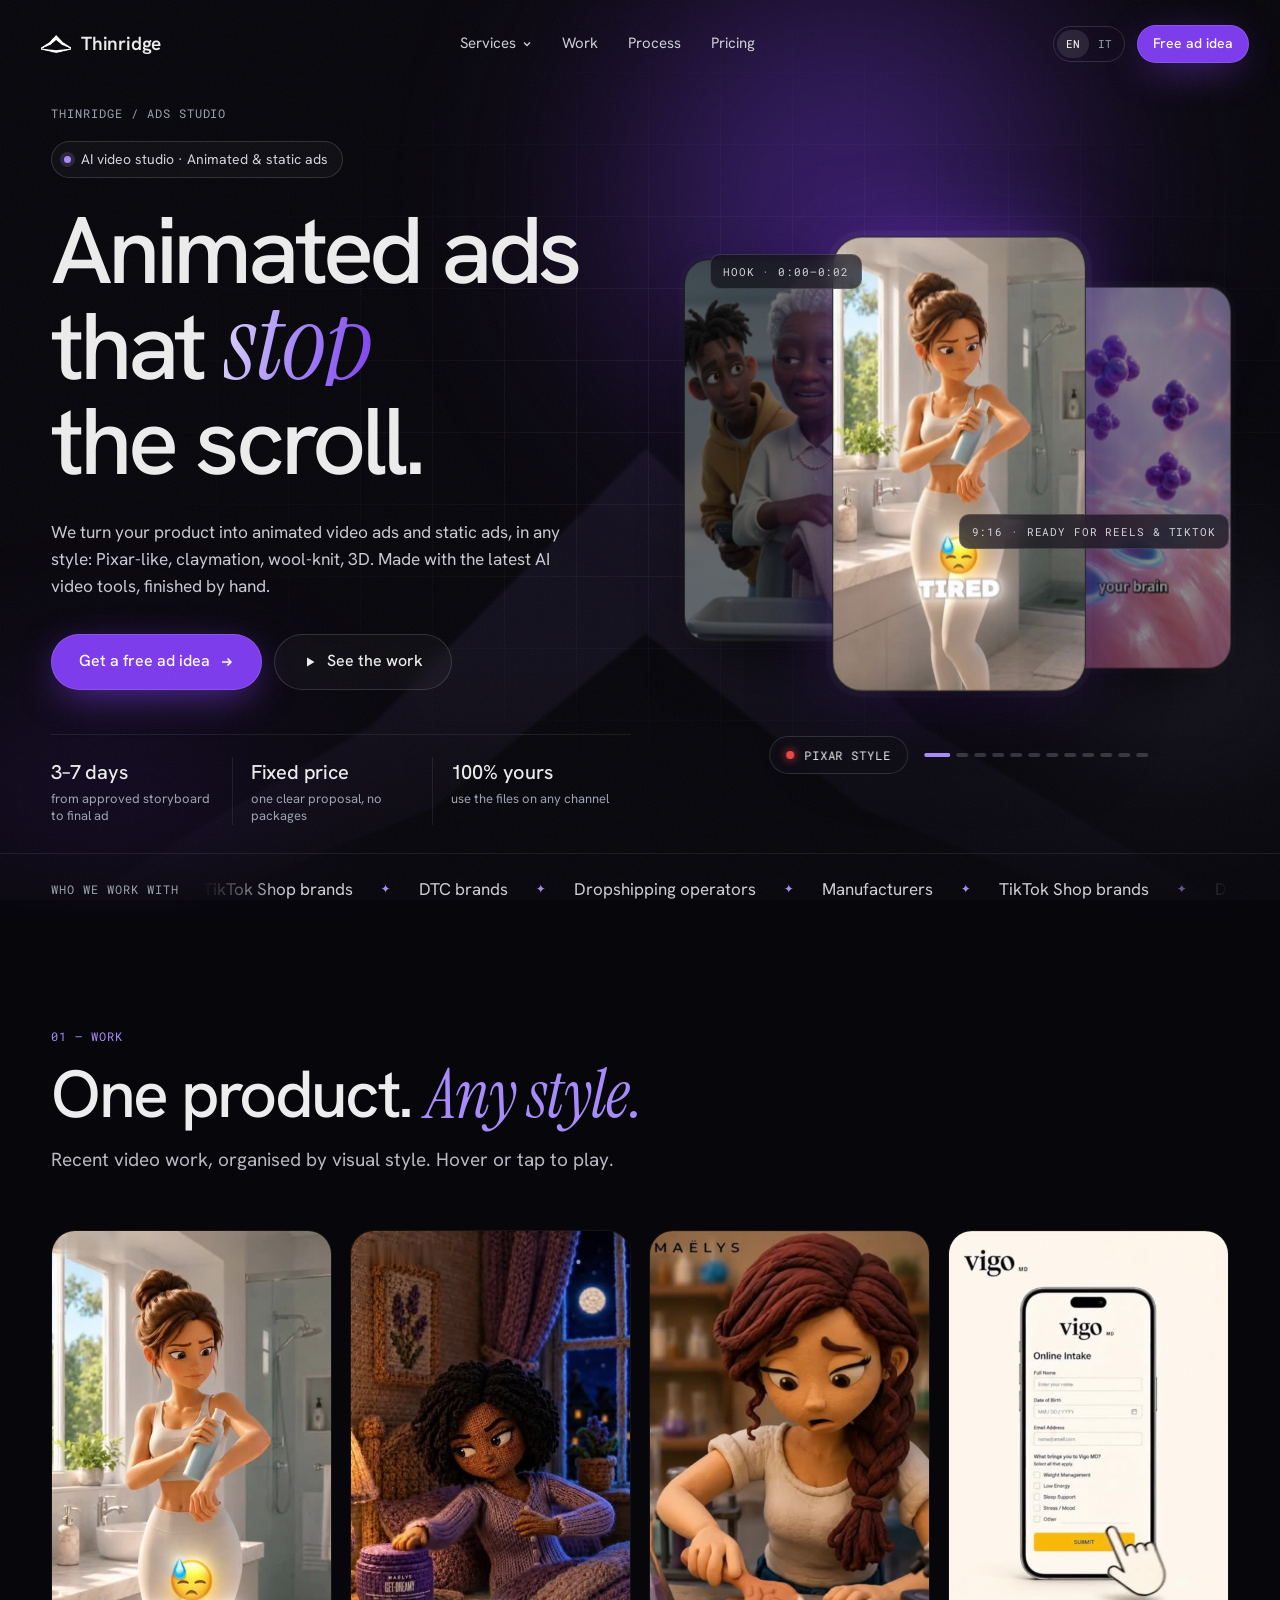
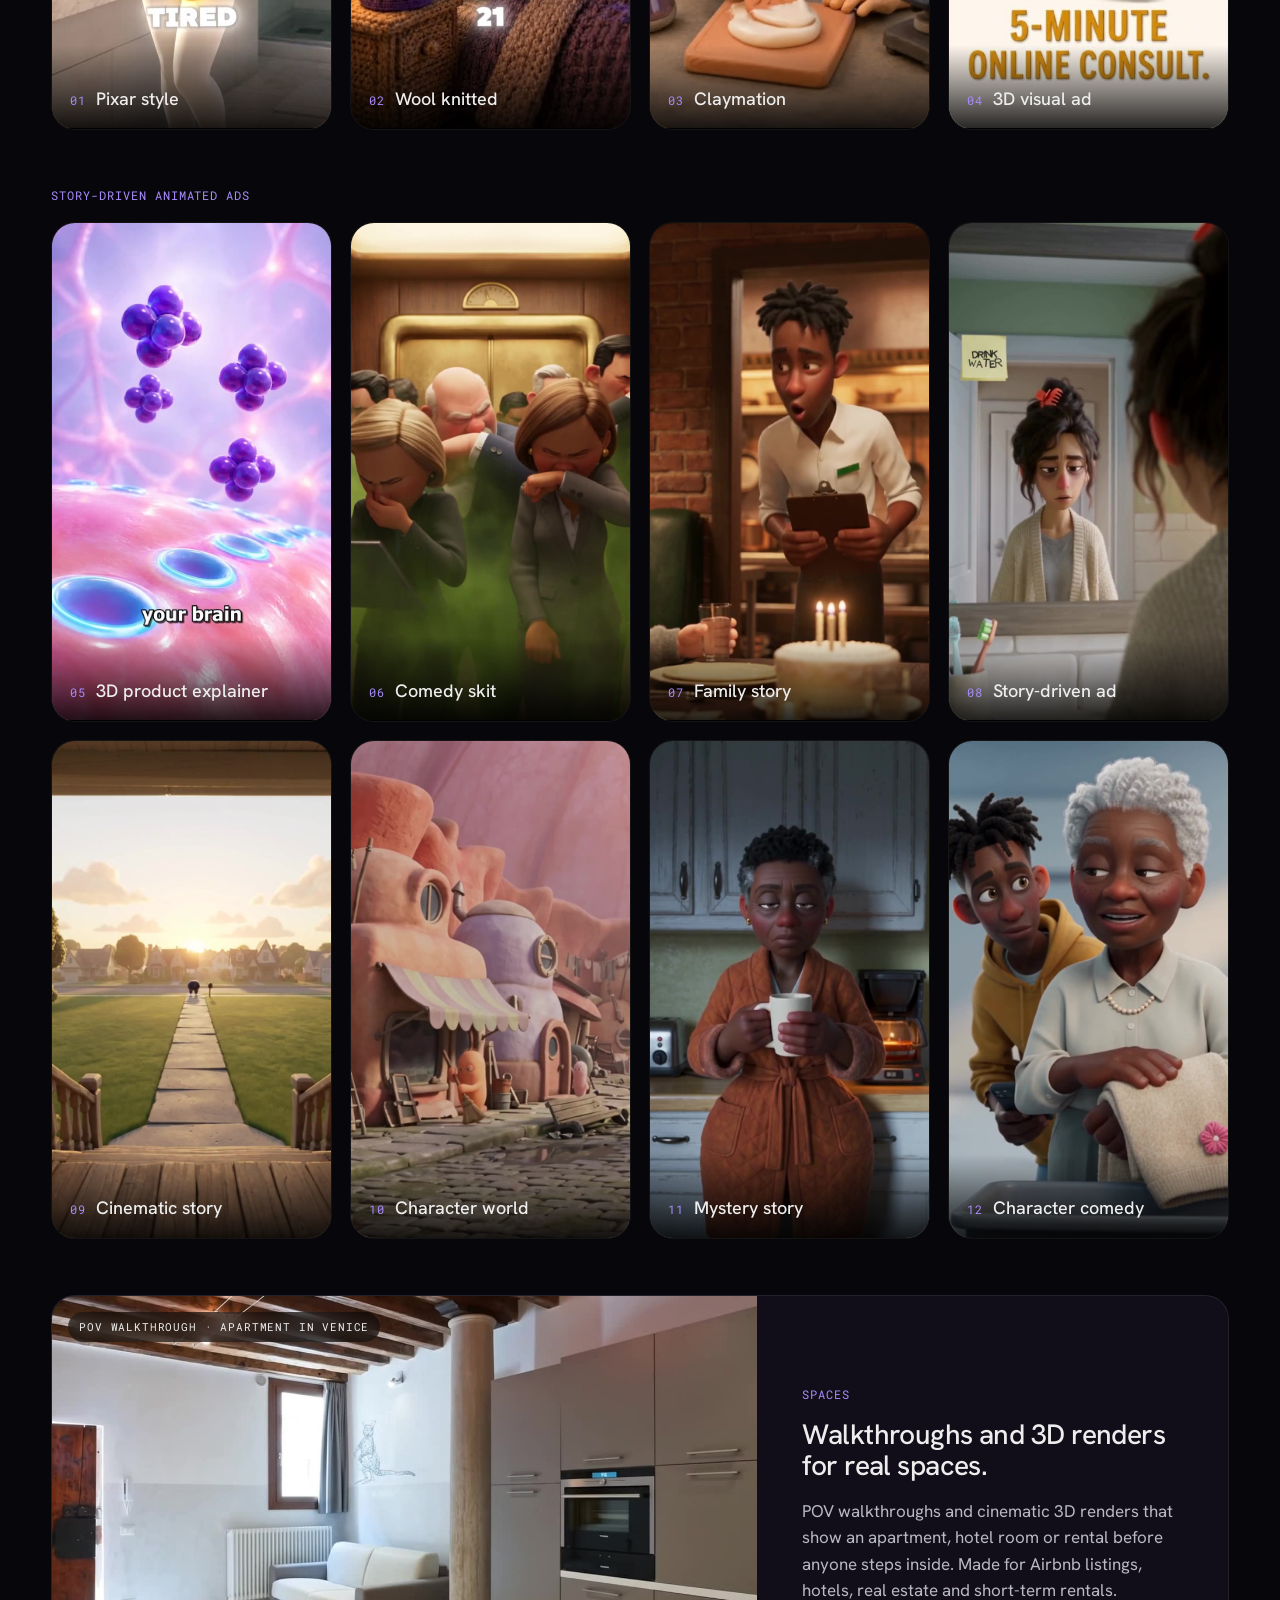
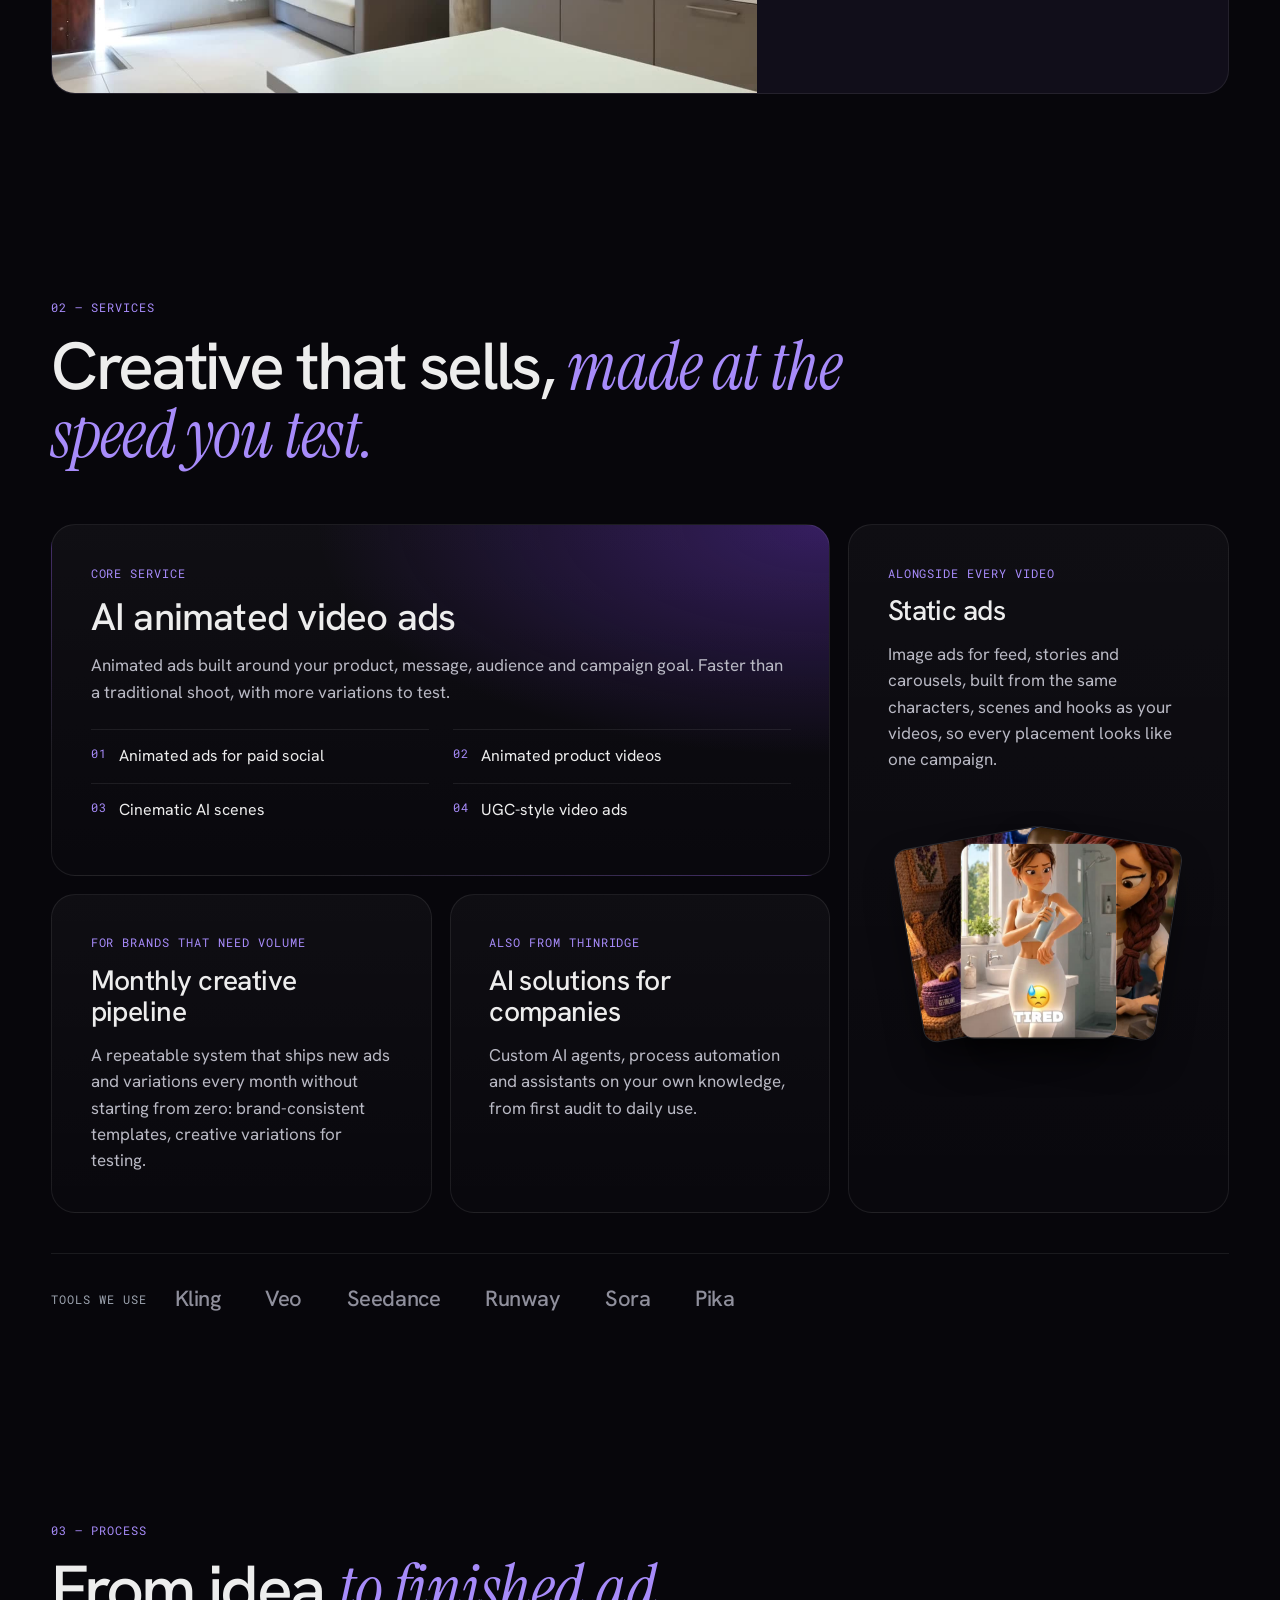
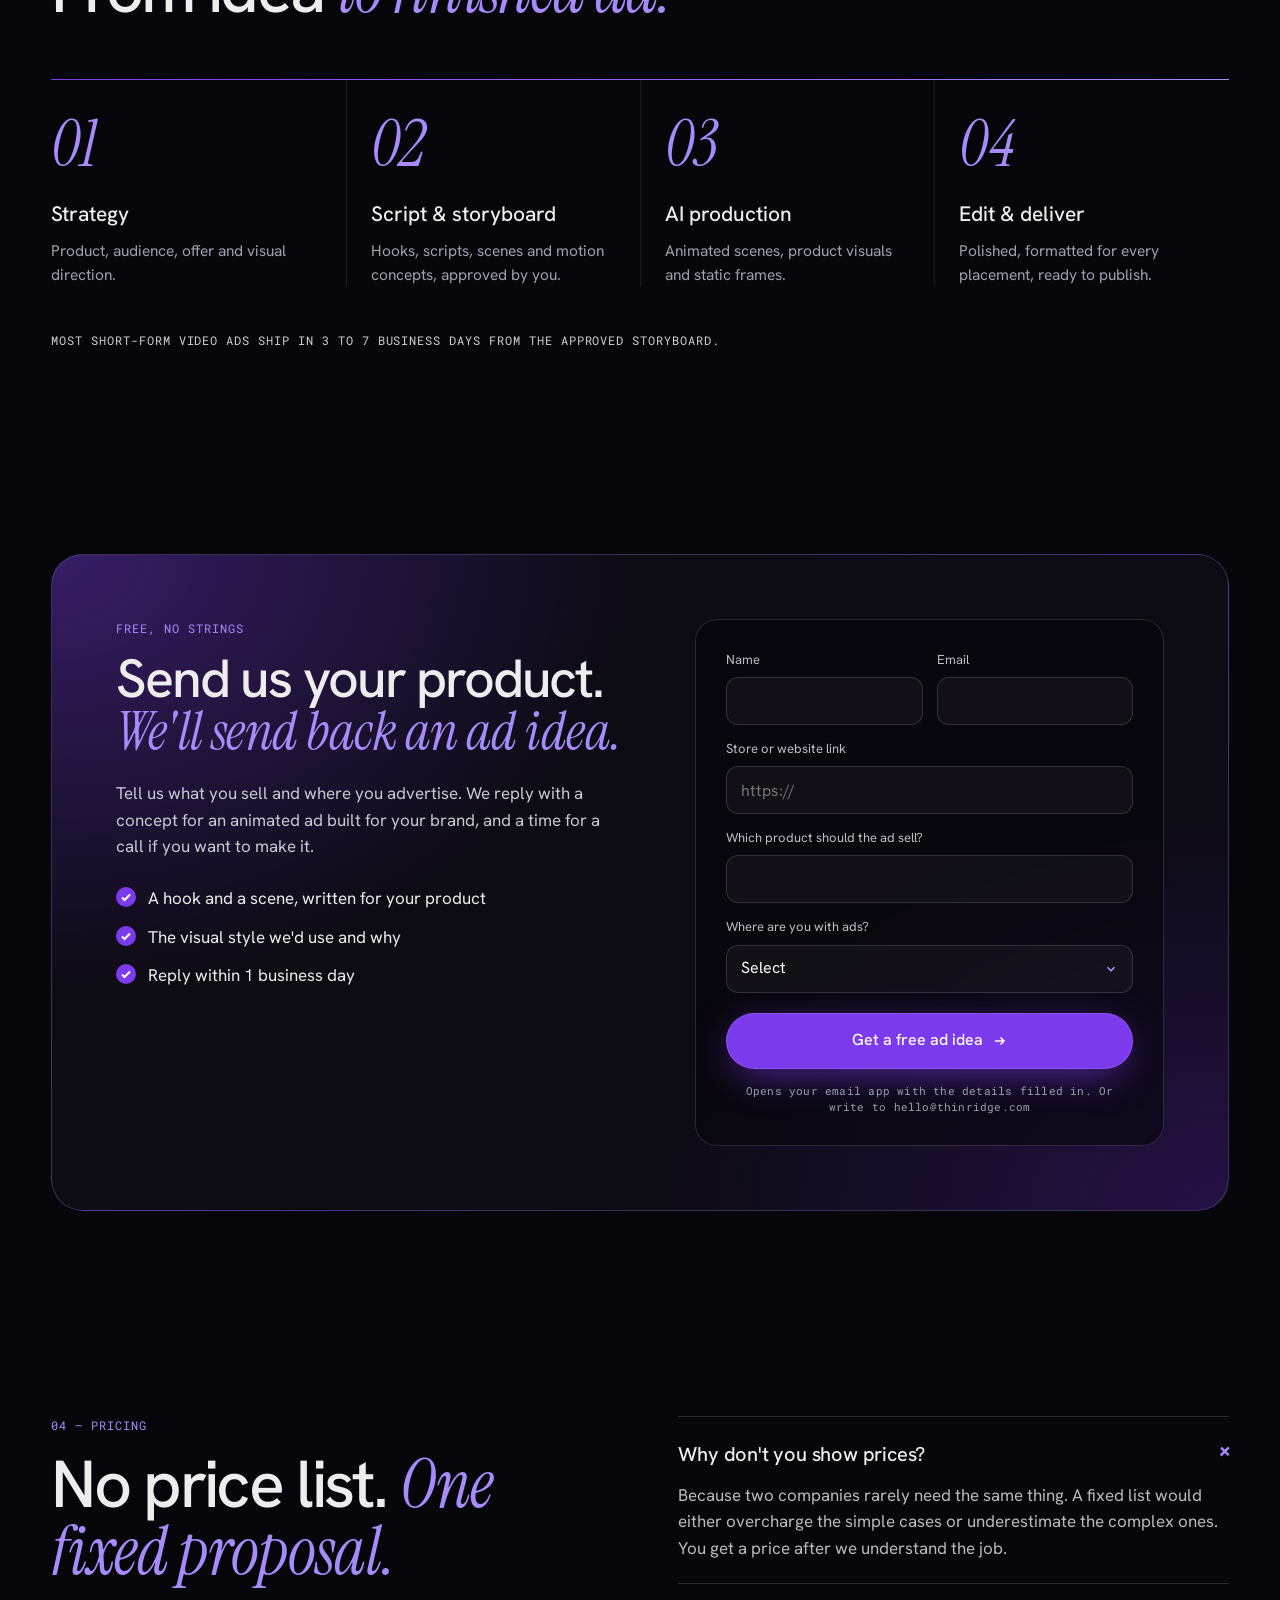
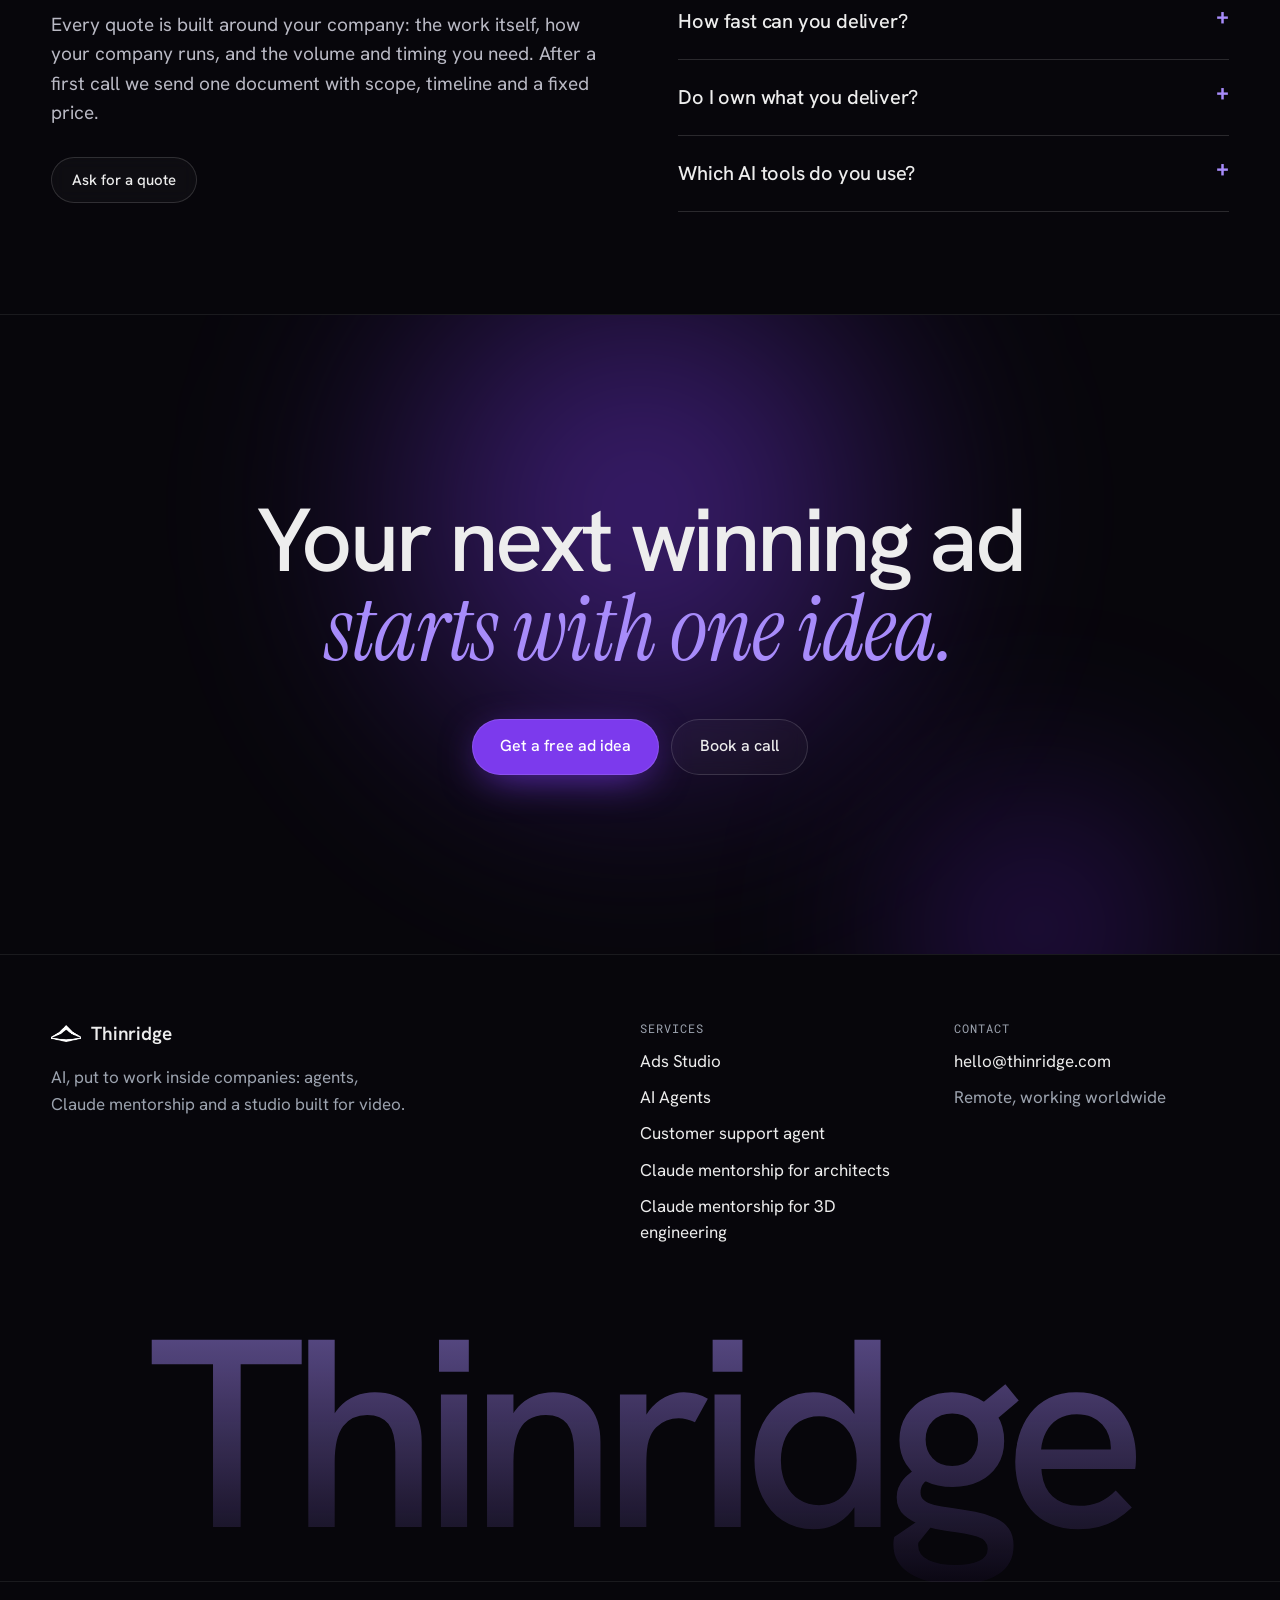
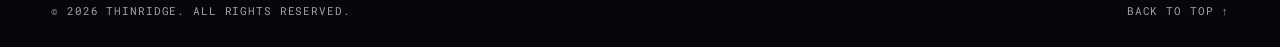
<file: ads/index.html>
<!doctype html>
<html lang="en">
<head>
<meta charset="utf-8" />
<meta name="viewport" content="width=device-width, initial-scale=1, viewport-fit=cover" />
<title>Ads Studio — Thinridge · AI animated video ads &amp; static ads</title>
<meta name="description" content="Thinridge Ads Studio: AI animated video ads and static ads, made with the latest AI video tools and finished by hand." />
<meta name="theme-color" content="#07060b" />
<meta property="og:title" content="Ads Studio — Thinridge · AI animated video ads &amp; static ads" />
<meta property="og:description" content="Thinridge Ads Studio: AI animated video ads and static ads, made with the latest AI video tools and finished by hand." />
<meta property="og:image" content="../assets/og.jpg" />
<link rel="icon" type="image/svg+xml" href="../assets/favicon.svg" />
<link rel="preconnect" href="https://fonts.googleapis.com" />
<link rel="preconnect" href="https://fonts.gstatic.com" crossorigin />
<link href="https://fonts.googleapis.com/css2?family=Hanken+Grotesk:wght@400;500;600&family=Instrument+Serif:ital@0;1&family=Roboto+Mono:wght@400;500&display=swap" rel="stylesheet" />
<link rel="stylesheet" href="../styles.css" />
<link rel="preload" as="image" href="../assets/reel-clay.jpg" />
</head>
<body data-title-it="Ads Studio — Thinridge · Video ads animate e static ads con l’AI">
<div class="grain" aria-hidden="true"></div>
<header class="nav" id="nav">
  <a class="brand" href="../" aria-label="Thinridge home"><img src="../assets/mark-white.png" alt="" width="34" height="19" /><span>Thinridge</span></a>
  <nav class="nav-links" aria-label="Main">
    <div class="dd"><button class="dd-btn" aria-expanded="false" aria-haspopup="true"><span data-it="Servizi">Services</span><svg viewBox="0 0 10 10"><path d="M2 3.5 5 6.5 8 3.5" fill="none" stroke="currentColor" stroke-width="1.4"/></svg></button>
      <div class="dd-panel"><a href="../ads/" class="cur"><span class="dd-ico"><svg viewBox="0 0 24 24" fill="none" stroke="currentColor" stroke-width="1.6"><rect x="3" y="5" width="18" height="14" rx="3"/><path d="M10 9.2v5.6l4.8-2.8z" fill="currentColor"/></svg></span><span><b data-it="Ads Studio">Ads Studio</b><small data-it="Video ads animate e static ads con l’AI">AI animated video ads and static ads</small></span></a><a href="../ai-agents/"><span class="dd-ico"><svg viewBox="0 0 24 24" fill="none" stroke="currentColor" stroke-width="1.6"><circle cx="12" cy="12" r="3"/><circle cx="4.5" cy="5" r="1.8"/><circle cx="19.5" cy="5" r="1.8"/><circle cx="4.5" cy="19" r="1.8"/><circle cx="19.5" cy="19" r="1.8"/><path d="M6 6.3 9.8 10M18 6.3 14.2 10M6 17.7l3.8-3.7M18 17.7l-3.8-3.7"/></svg></span><span><b data-it="AI Agents">AI Agents</b><small data-it="Agenti su misura e automazione per la tua azienda">Custom agents and automation for your company</small></span></a><a href="../support-agent/"><span class="dd-ico"><svg viewBox="0 0 24 24" fill="none" stroke="currentColor" stroke-width="1.6"><path d="M4 5h16v11H9l-5 4z"/><path d="M8 9.5h8M8 12.5h5"/></svg></span><span><b data-it="Agente per il customer support">Customer support agent</b><small data-it="Un agente chat AI che risponde dalla tua conoscenza">An AI chat agent that answers from your knowledge</small></span></a><a href="../claude-for-architects/"><span class="dd-ico"><svg viewBox="0 0 24 24" fill="none" stroke="currentColor" stroke-width="1.6"><path d="M3 21h18M5 21V10l7-5 7 5v11M9 21v-6h6v6"/></svg></span><span><b data-it="Claude mentorship per architetti">Claude mentorship for architects</b><small data-it="Insegniamo agli studi di architettura a lavorare con Claude">Teaching architecture studios to work with Claude</small></span></a><a href="../claude-for-engineering/"><span class="dd-ico"><svg viewBox="0 0 24 24" fill="none" stroke="currentColor" stroke-width="1.6"><path d="M12 2.8 20 7.4v9.2L12 21.2 4 16.6V7.4z"/><path d="M4 7.4 12 12l8-4.6M12 12v9.2"/></svg></span><span><b data-it="Claude mentorship per l’ingegneria 3D">Claude mentorship for 3D engineering</b><small data-it="Claude nei flussi di lavoro 3D e strutturali">Claude for 3D and structural engineering workflows</small></span></a></div></div>
    <a href="#work" data-it="Lavori">Work</a><a href="#process" data-it="Processo">Process</a><a href="#pricing" data-it="Prezzi">Pricing</a>
  </nav>
  <div class="nav-right">
    <div class="lang" role="group" aria-label="Language"><button data-lang="en" class="on">EN</button><button data-lang="it">IT</button></div>
    <a class="btn btn-sm btn-primary" href="#idea" data-it="Idea gratis">Free ad idea</a>
    <button class="burger" aria-label="Menu" aria-expanded="false"><span></span><span></span></button>
  </div>
</header>
<div class="mobile-menu" id="mobileMenu">
  <a href="../">Home</a>
  <div class="mm-sub"><span class="mono" data-it="Servizi">Services</span><a href="../ads/" data-it="Ads Studio">Ads Studio</a><a href="../ai-agents/" data-it="AI Agents">AI Agents</a><a href="../support-agent/" data-it="Agente per il customer support">Customer support agent</a><a href="../claude-for-architects/" data-it="Claude mentorship per architetti">Claude mentorship for architects</a><a href="../claude-for-engineering/" data-it="Claude mentorship per l’ingegneria 3D">Claude mentorship for 3D engineering</a></div>
  <a href="#work" data-it="Lavori">Work</a><a href="#process" data-it="Processo">Process</a><a href="#pricing" data-it="Prezzi">Pricing</a>
  <a href="#idea" class="btn btn-primary" data-it="Idea gratis">Free ad idea</a>
</div>
<main id="top">
<!-- ================= HERO ================= -->
<section class="hero"><!-- ads -->
  <div class="hero-bg" aria-hidden="true">
    <div class="glow g1"></div><div class="glow g2"></div><div class="glow g3"></div>
    <div class="gridlines"></div>
    <img class="ridge" src="../assets/mark-violet.png" alt="" />
  </div>

  <div class="hero-inner">
    <div class="hero-copy">
      <p class="crumb mono reveal"><a href="../">Thinridge</a><span>/</span><span>Ads Studio</span></p><p class="eyebrow reveal"><span class="dot"></span><span data-i18n="hero.eyebrow">AI video studio · Animated &amp; static ads</span></p>
      <h1 class="hero-title">
        <span class="line"><span data-i18n="hero.t1">Animated ads</span></span>
        <span class="line"><span data-i18n="hero.t2">that</span> <em class="serif swap" id="swapWord">stop</em></span>
        <span class="line"><span data-i18n="hero.t3">the scroll.</span></span>
      </h1>
      <p class="hero-sub reveal" data-i18n="hero.sub">We turn your product into animated video ads and static ads, in any style: Pixar-like, claymation, wool-knit, 3D. Made with the latest AI video tools, finished by hand.</p>
      <div class="hero-ctas reveal">
        <a class="btn btn-primary btn-lg" href="#idea"><span data-i18n="cta.idea">Get a free ad idea</span><svg viewBox="0 0 14 14" aria-hidden="true"><path d="M2 7h9M7.5 3.5 11 7l-3.5 3.5" fill="none" stroke="currentColor" stroke-width="1.6"/></svg></a>
        <a class="btn btn-ghost btn-lg" href="#work"><svg viewBox="0 0 14 14" aria-hidden="true"><path d="M4 2.5v9l7.5-4.5z" fill="currentColor"/></svg><span data-i18n="cta.work">See the work</span></a>
      </div>
      <ul class="hero-facts reveal">
        <li><b data-i18n="fact.1a">3–7 days</b><span data-i18n="fact.1b">from approved storyboard to final ad</span></li>
        <li><b data-i18n="fact.2a">Fixed price</b><span data-i18n="fact.2b">one clear proposal, no packages</span></li>
        <li><b data-i18n="fact.3a">100% yours</b><span data-i18n="fact.3b">use the files on any channel</span></li>
      </ul>
    </div>

    <div class="hero-stage" id="stage" aria-label="Showreel">
      <div class="phones">
        <figure class="phone px" data-label="Pixar style" data-i18n-label="style.pixar"><video muted loop playsinline preload="none" poster="../assets/reel-clay.jpg" data-src="../assets/reel-clay.mp4"></video></figure>
        <figure class="phone px" data-label="3D product explainer" data-i18n-label="style.explainer"><video muted loop playsinline preload="none" poster="../assets/ad-qga4.jpg" data-src="../assets/ad-qga4.mp4"></video></figure>
        <figure class="phone px" data-label="Comedy skit" data-i18n-label="style.comedy"><video muted loop playsinline preload="none" poster="../assets/ad-aura.jpg" data-src="../assets/ad-aura.mp4"></video></figure>
        <figure class="phone px" data-label="Wool knitted" data-i18n-label="style.wool"><video muted loop playsinline preload="none" poster="../assets/reel-wool.jpg" data-src="../assets/reel-wool.mp4"></video></figure>
        <figure class="phone px" data-label="Family story" data-i18n-label="style.family"><video muted loop playsinline preload="none" poster="../assets/ad-twin.jpg" data-src="../assets/ad-twin.mp4"></video></figure>
        <figure class="phone px" data-label="Claymation" data-i18n-label="style.clay"><video muted loop playsinline preload="none" poster="../assets/reel-3d.jpg" data-src="../assets/reel-3d.mp4"></video></figure>
        <figure class="phone px" data-label="Story-driven ad" data-i18n-label="style.story"><video muted loop playsinline preload="none" poster="../assets/ad-mirror.jpg" data-src="../assets/ad-mirror.mp4"></video></figure>
        <figure class="phone px" data-label="Cinematic story" data-i18n-label="style.cinematic"><video muted loop playsinline preload="none" poster="../assets/ad-fullstop.jpg" data-src="../assets/ad-fullstop.mp4"></video></figure>
        <figure class="phone px" data-label="3D visual ad" data-i18n-label="style.3d"><video muted loop playsinline preload="none" poster="../assets/reel-pixar.jpg" data-src="../assets/reel-pixar.mp4"></video></figure>
        <figure class="phone px" data-label="Character world" data-i18n-label="style.characters"><video muted loop playsinline preload="none" poster="../assets/ad-gutfeeling.jpg" data-src="../assets/ad-gutfeeling.mp4"></video></figure>
        <figure class="phone px" data-label="Mystery story" data-i18n-label="style.mystery"><video muted loop playsinline preload="none" poster="../assets/ad-linda.jpg" data-src="../assets/ad-linda.mp4"></video></figure>
        <figure class="phone px" data-label="Character comedy" data-i18n-label="style.charcomedy"><video muted loop playsinline preload="none" poster="../assets/ad-whitepowder.jpg" data-src="../assets/ad-whitepowder.mp4"></video></figure>
      </div>
      <div class="stage-ui">
        <div class="style-pill"><span class="rec"></span><span class="mono" id="styleLabel">Pixar style</span></div>
        <div class="dots" id="dots"></div>
      </div>
      <div class="float-tag t1 mono"><span data-i18n="tag.hook">Hook</span> · 0:00–0:02</div>
      <div class="float-tag t2 mono"><span data-i18n="tag.format">9:16 · ready for Reels &amp; TikTok</span></div>
    </div>
  </div>

  <div class="hero-bottom">
    <span class="mono muted" data-i18n="hero.who">Who we work with</span>
    <div class="marquee"><div class="track">
      <span data-i18n="seg.1">TikTok Shop brands</span><i>✦</i><span data-i18n="seg.2">DTC brands</span><i>✦</i><span data-i18n="seg.3">Dropshipping operators</span><i>✦</i><span data-i18n="seg.4">Manufacturers</span><i>✦</i><span data-i18n="seg.1">TikTok Shop brands</span><i>✦</i><span data-i18n="seg.2">DTC brands</span><i>✦</i><span data-i18n="seg.3">Dropshipping operators</span><i>✦</i><span data-i18n="seg.4">Manufacturers</span><i>✦</i>
      <span data-i18n="seg.1">TikTok Shop brands</span><i>✦</i><span data-i18n="seg.2">DTC brands</span><i>✦</i><span data-i18n="seg.3">Dropshipping operators</span><i>✦</i><span data-i18n="seg.4">Manufacturers</span><i>✦</i><span data-i18n="seg.1">TikTok Shop brands</span><i>✦</i><span data-i18n="seg.2">DTC brands</span><i>✦</i><span data-i18n="seg.3">Dropshipping operators</span><i>✦</i><span data-i18n="seg.4">Manufacturers</span><i>✦</i>
    </div></div>
  </div>
</section>

<!-- ================= WORK ================= -->
<section class="section" id="work">
  <div class="wrap">
    <div class="sec-head">
      <p class="kicker mono">01 — <span data-i18n="nav.work">Work</span></p>
      <h2 class="reveal"><span data-i18n="work.t1">One product.</span> <em class="serif" data-i18n="work.t2">Any style.</em></h2>
      <p class="lead reveal" data-i18n="work.sub">Recent video work, organised by visual style. Hover or tap to play.</p>
    </div>
    <div class="reels">
      <article class="reel reveal"><video muted loop playsinline preload="none" poster="../assets/reel-clay.jpg" src="../assets/reel-clay.mp4"></video><div class="reel-cap"><span class="mono">01</span><b data-i18n="style.pixar">Pixar style</b></div></article>
      <article class="reel reveal"><video muted loop playsinline preload="none" poster="../assets/reel-wool.jpg" src="../assets/reel-wool.mp4"></video><div class="reel-cap"><span class="mono">02</span><b data-i18n="style.wool">Wool knitted</b></div></article>
      <article class="reel reveal"><video muted loop playsinline preload="none" poster="../assets/reel-3d.jpg" src="../assets/reel-3d.mp4"></video><div class="reel-cap"><span class="mono">03</span><b data-i18n="style.clay">Claymation</b></div></article>
      <article class="reel reveal"><video muted loop playsinline preload="none" poster="../assets/reel-pixar.jpg" src="../assets/reel-pixar.mp4"></video><div class="reel-cap"><span class="mono">04</span><b data-i18n="style.3d">3D visual ad</b></div></article>
    </div>

    <p class="kicker mono reveal" style="margin:56px 0 18px" data-i18n="work.more">Story-driven animated ads</p>
    <div class="reels"><article class="reel reveal"><video muted loop playsinline preload="none" poster="../assets/ad-qga4.jpg" src="../assets/ad-qga4.mp4"></video><div class="reel-cap"><span class="mono">05</span><b data-i18n="style.explainer">3D product explainer</b></div></article><article class="reel reveal"><video muted loop playsinline preload="none" poster="../assets/ad-aura.jpg" src="../assets/ad-aura.mp4"></video><div class="reel-cap"><span class="mono">06</span><b data-i18n="style.comedy">Comedy skit</b></div></article><article class="reel reveal"><video muted loop playsinline preload="none" poster="../assets/ad-twin.jpg" src="../assets/ad-twin.mp4"></video><div class="reel-cap"><span class="mono">07</span><b data-i18n="style.family">Family story</b></div></article><article class="reel reveal"><video muted loop playsinline preload="none" poster="../assets/ad-mirror.jpg" src="../assets/ad-mirror.mp4"></video><div class="reel-cap"><span class="mono">08</span><b data-i18n="style.story">Story-driven ad</b></div></article><article class="reel reveal"><video muted loop playsinline preload="none" poster="../assets/ad-fullstop.jpg" src="../assets/ad-fullstop.mp4"></video><div class="reel-cap"><span class="mono">09</span><b data-i18n="style.cinematic">Cinematic story</b></div></article><article class="reel reveal"><video muted loop playsinline preload="none" poster="../assets/ad-gutfeeling.jpg" src="../assets/ad-gutfeeling.mp4"></video><div class="reel-cap"><span class="mono">10</span><b data-i18n="style.characters">Character world</b></div></article><article class="reel reveal"><video muted loop playsinline preload="none" poster="../assets/ad-linda.jpg" src="../assets/ad-linda.mp4"></video><div class="reel-cap"><span class="mono">11</span><b data-i18n="style.mystery">Mystery story</b></div></article><article class="reel reveal"><video muted loop playsinline preload="none" poster="../assets/ad-whitepowder.jpg" src="../assets/ad-whitepowder.mp4"></video><div class="reel-cap"><span class="mono">12</span><b data-i18n="style.charcomedy">Character comedy</b></div></article></div>

    <article class="spaces reveal" style="margin-top:56px">
      <div class="spaces-media"><video muted loop playsinline preload="none" poster="../assets/space-walkthrough.jpg" src="../assets/space-walkthrough.mp4"></video><span class="mono chip" data-i18n="spaces.chip">POV walkthrough · Apartment in Venice</span></div>
      <div class="spaces-copy">
        <p class="kicker mono" data-i18n="spaces.k">Spaces</p>
        <h3 data-i18n="spaces.t">Walkthroughs and 3D renders for real spaces.</h3>
        <p data-i18n="spaces.p">POV walkthroughs and cinematic 3D renders that show an apartment, hotel room or rental before anyone steps inside. Made for Airbnb listings, hotels, real estate and short-term rentals.</p>
      </div>
    </article>
  </div>
</section>

<!-- ================= SERVICES ================= -->
<section class="section" id="services">
  <div class="wrap">
    <div class="sec-head">
      <p class="kicker mono">02 — <span data-i18n="nav.services">Services</span></p>
      <h2 class="reveal"><span data-i18n="svc.t1">Creative that sells,</span> <em class="serif" data-i18n="svc.t2">made at the speed you test.</em></h2>
    </div>
    <div class="bento">
      <article class="card c-video reveal">
        <p class="kicker mono" data-i18n="svc.v.k">Core service</p>
        <h3 data-i18n="svc.v.t">AI animated video ads</h3>
        <p data-i18n="svc.v.p">Animated ads built around your product, message, audience and campaign goal. Faster than a traditional shoot, with more variations to test.</p>
        <ul class="formats">
          <li><span class="mono">01</span><span data-i18n="fmt.1">Animated ads for paid social</span></li>
          <li><span class="mono">02</span><span data-i18n="fmt.2">Animated product videos</span></li>
          <li><span class="mono">03</span><span data-i18n="fmt.3">Cinematic AI scenes</span></li>
          <li><span class="mono">04</span><span data-i18n="fmt.4">UGC-style video ads</span></li>
        </ul>
      </article>
      <article class="card c-static reveal">
        <p class="kicker mono" data-i18n="svc.s.k">Alongside every video</p>
        <h3 data-i18n="svc.s.t">Static ads</h3>
        <p data-i18n="svc.s.p">Image ads for feed, stories and carousels, built from the same characters, scenes and hooks as your videos, so every placement looks like one campaign.</p>
        <div class="static-stack" aria-hidden="true">
          <img src="../assets/reel-wool.jpg" alt="" loading="lazy" /><img src="../assets/reel-3d.jpg" alt="" loading="lazy" /><img src="../assets/reel-clay.jpg" alt="" loading="lazy" />
        </div>
      </article>
      <article class="card c-pipe reveal">
        <p class="kicker mono" data-i18n="svc.p.k">For brands that need volume</p>
        <h3 data-i18n="svc.p.t">Monthly creative pipeline</h3>
        <p data-i18n="svc.p.p">A repeatable system that ships new ads and variations every month without starting from zero: brand-consistent templates, creative variations for testing.</p>
      </article>
      <article class="card c-ai reveal">
        <p class="kicker mono" data-i18n="svc.a.k">Also from Thinridge</p>
        <h3 data-i18n="svc.a.t">AI solutions for companies</h3>
        <p data-i18n="svc.a.p">Custom AI agents, process automation and assistants on your own knowledge, from first audit to daily use.</p>
      </article>
    </div>
    <div class="tools reveal">
      <span class="mono muted" data-i18n="tools">Tools we use</span>
      <ul><li>Kling</li><li>Veo</li><li>Seedance</li><li>Runway</li><li>Sora</li><li>Pika</li></ul>
    </div>
  </div>
</section>

<!-- ================= PROCESS ================= -->
<section class="section" id="process">
  <div class="wrap">
    <div class="sec-head">
      <p class="kicker mono">03 — <span data-i18n="nav.process">Process</span></p>
      <h2 class="reveal"><span data-i18n="proc.t1">From idea</span> <em class="serif" data-i18n="proc.t2">to finished ad.</em></h2>
    </div>
    <ol class="steps">
      <li class="reveal"><span class="num serif">01</span><h4 data-i18n="st.1t">Strategy</h4><p data-i18n="st.1p">Product, audience, offer and visual direction.</p></li>
      <li class="reveal"><span class="num serif">02</span><h4 data-i18n="st.2t">Script &amp; storyboard</h4><p data-i18n="st.2p">Hooks, scripts, scenes and motion concepts, approved by you.</p></li>
      <li class="reveal"><span class="num serif">03</span><h4 data-i18n="st.3t">AI production</h4><p data-i18n="st.3p">Animated scenes, product visuals and static frames.</p></li>
      <li class="reveal"><span class="num serif">04</span><h4 data-i18n="st.4t">Edit &amp; deliver</h4><p data-i18n="st.4p">Polished, formatted for every placement, ready to publish.</p></li>
    </ol>
    <p class="steps-note mono reveal" data-i18n="proc.note">Most short-form video ads ship in 3 to 7 business days from the approved storyboard.</p>
  </div>
</section>

<!-- ================= FREE IDEA ================= -->
<section class="section" id="idea">
  <div class="wrap">
    <div class="offer reveal">
      <div class="offer-copy">
        <p class="kicker mono" data-i18n="idea.k">Free, no strings</p>
        <h2><span data-i18n="idea.t1">Send us your product.</span> <em class="serif" data-i18n="idea.t2">We'll send back an ad idea.</em></h2>
        <p data-i18n="idea.p">Tell us what you sell and where you advertise. We reply with a concept for an animated ad built for your brand, and a time for a call if you want to make it.</p>
        <ul class="ticks">
          <li data-i18n="idea.l1">A hook and a scene, written for your product</li>
          <li data-i18n="idea.l2">The visual style we'd use and why</li>
          <li data-i18n="idea.l3">Reply within 1 business day</li>
        </ul>
      </div>
      <form class="form" id="ideaForm" data-mailto="Free ad idea" novalidate>
        <label><span data-i18n="f.name">Name</span><input name="name" autocomplete="name" required /></label>
        <label><span data-i18n="f.email">Email</span><input name="email" type="email" autocomplete="email" required /></label>
        <label class="full"><span data-i18n="f.link">Store or website link</span><input name="link" type="url" placeholder="https://" /></label>
        <label class="full"><span data-i18n="f.product">Which product should the ad sell?</span><input name="product" /></label>
        <label class="full"><span data-i18n="f.budget">Where are you with ads?</span>
          <select name="budget">
            <option value="" data-i18n="f.b0">Select</option>
            <option value="Not running ads yet" data-i18n="f.b1">Not running ads yet</option><option value="Testing ads" data-i18n="f.b2">Testing a few ads</option><option value="Running ads regularly" data-i18n="f.b3">Running ads regularly</option><option value="Scaling" data-i18n="f.b4">Scaling up</option>
          </select>
        </label>
        <button class="btn btn-primary btn-lg full" type="submit"><span data-i18n="cta.idea">Get a free ad idea</span><svg viewBox="0 0 14 14" aria-hidden="true"><path d="M2 7h9M7.5 3.5 11 7l-3.5 3.5" fill="none" stroke="currentColor" stroke-width="1.6"/></svg></button>
        <p class="form-note mono full" id="formNote" data-i18n="f.note">Opens your email app with the details filled in. Or write to hello@thinridge.com</p>
      </form>
    </div>
  </div>
</section>

<!-- ================= PRICING / FAQ ================= -->
<section class="section" id="pricing">
  <div class="wrap two">
    <div>
      <p class="kicker mono">04 — <span data-i18n="nav.pricing">Pricing</span></p>
      <h2 class="reveal"><span data-i18n="pr.t1">No price list.</span> <em class="serif" data-i18n="pr.t2">One fixed proposal.</em></h2>
      <p class="lead reveal" data-i18n="pr.p">Every quote is built around your company: the work itself, how your company runs, and the volume and timing you need. After a first call we send one document with scope, timeline and a fixed price.</p>
      <a class="btn btn-ghost reveal" href="mailto:hello@thinridge.com?subject=Quote%20request" data-i18n="cta.quote">Ask for a quote</a>
    </div>
    <div class="faq">
      <details class="reveal" open><summary data-i18n="q1">Why don't you show prices?</summary><p data-i18n="a1">Because two companies rarely need the same thing. A fixed list would either overcharge the simple cases or underestimate the complex ones. You get a price after we understand the job.</p></details>
      <details class="reveal"><summary data-i18n="q2">How fast can you deliver?</summary><p data-i18n="a2">It depends on the scope. Most short-form video ads ship in 3 to 7 business days from the approved storyboard; larger projects follow a timeline agreed in the proposal.</p></details>
      <details class="reveal"><summary data-i18n="q3">Do I own what you deliver?</summary><p data-i18n="a3">Yes. Final videos and images are yours to use across paid ads, social and your own channels.</p></details>
      <details class="reveal"><summary data-i18n="q4">Which AI tools do you use?</summary><p data-i18n="a4">We work with the latest AI video tools, including Kling, Veo, Seedance, Runway, Sora and Pika, combined with creative direction, scene design and careful editing.</p></details>
    </div>
  </div>
</section>

<!-- ================= FINAL CTA ================= -->
<section class="final">
  <div class="final-bg" aria-hidden="true"><div class="glow g1"></div><div class="glow g2"></div></div>
  <div class="wrap center">
    <h2 class="reveal"><span data-i18n="fin.t1">Your next winning ad</span><br/><em class="serif" data-i18n="fin.t2">starts with one idea.</em></h2>
    <div class="hero-ctas center reveal">
      <a class="btn btn-primary btn-lg" href="#idea" data-i18n="cta.idea">Get a free ad idea</a>
      <a class="btn btn-ghost btn-lg" id="bookCall" href="mailto:hello@thinridge.com?subject=Book%20a%20call" data-i18n="cta.call">Book a call</a>
    </div>
  </div>
</section>
</main>
<footer class="footer">
  <div class="wrap foot-grid">
    <div>
      <a class="brand" href="../"><img src="../assets/mark-white.png" alt="" width="34" height="19" /><span>Thinridge</span></a>
      <p class="muted" data-it="Mettiamo l’AI al lavoro dentro le aziende: agenti, mentorship su Claude e uno studio fatto per il video.">AI, put to work inside companies: agents, Claude mentorship and a studio built for video.</p>
    </div>
    <div><p class="mono muted" data-it="Servizi">Services</p><a href="../ads/" data-it="Ads Studio">Ads Studio</a><a href="../ai-agents/" data-it="AI Agents">AI Agents</a><a href="../support-agent/" data-it="Agente per il customer support">Customer support agent</a><a href="../claude-for-architects/" data-it="Claude mentorship per architetti">Claude mentorship for architects</a><a href="../claude-for-engineering/" data-it="Claude mentorship per l’ingegneria 3D">Claude mentorship for 3D engineering</a></div>
    <div><p class="mono muted" data-it="Contatti">Contact</p><a href="mailto:hello@thinridge.com">hello@thinridge.com</a><span class="muted" data-it="Da remoto, in tutto il mondo">Remote, working worldwide</span></div>
  </div>
  <div class="wordmark" aria-hidden="true">Thinridge</div>
  <div class="wrap foot-bottom mono muted"><span>© 2026 Thinridge. <span data-it="Tutti i diritti riservati.">All rights reserved.</span></span><a href="#top" data-it="Torna su ↑">Back to top ↑</a></div>
</footer>
<script src="ads-it.js"></script>
<script src="../main.js" defer></script>
</body>
</html>
</file>
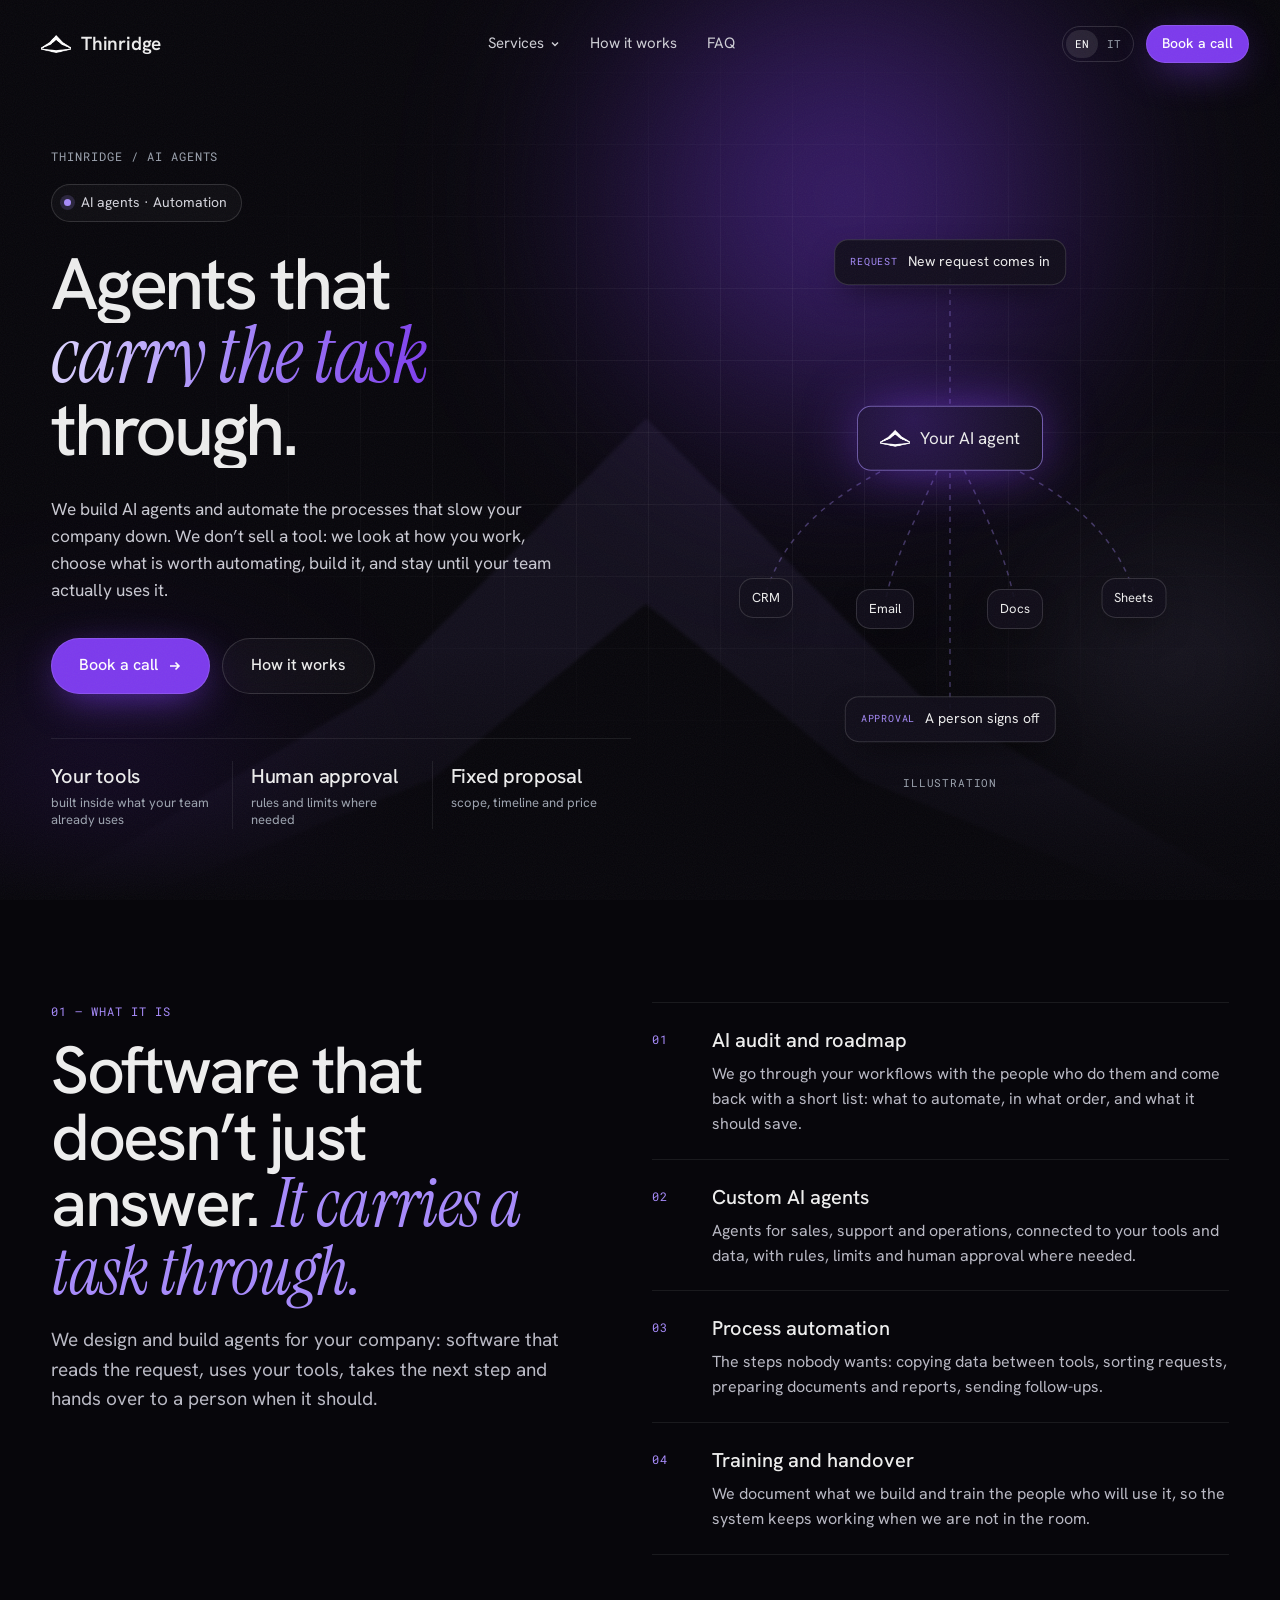
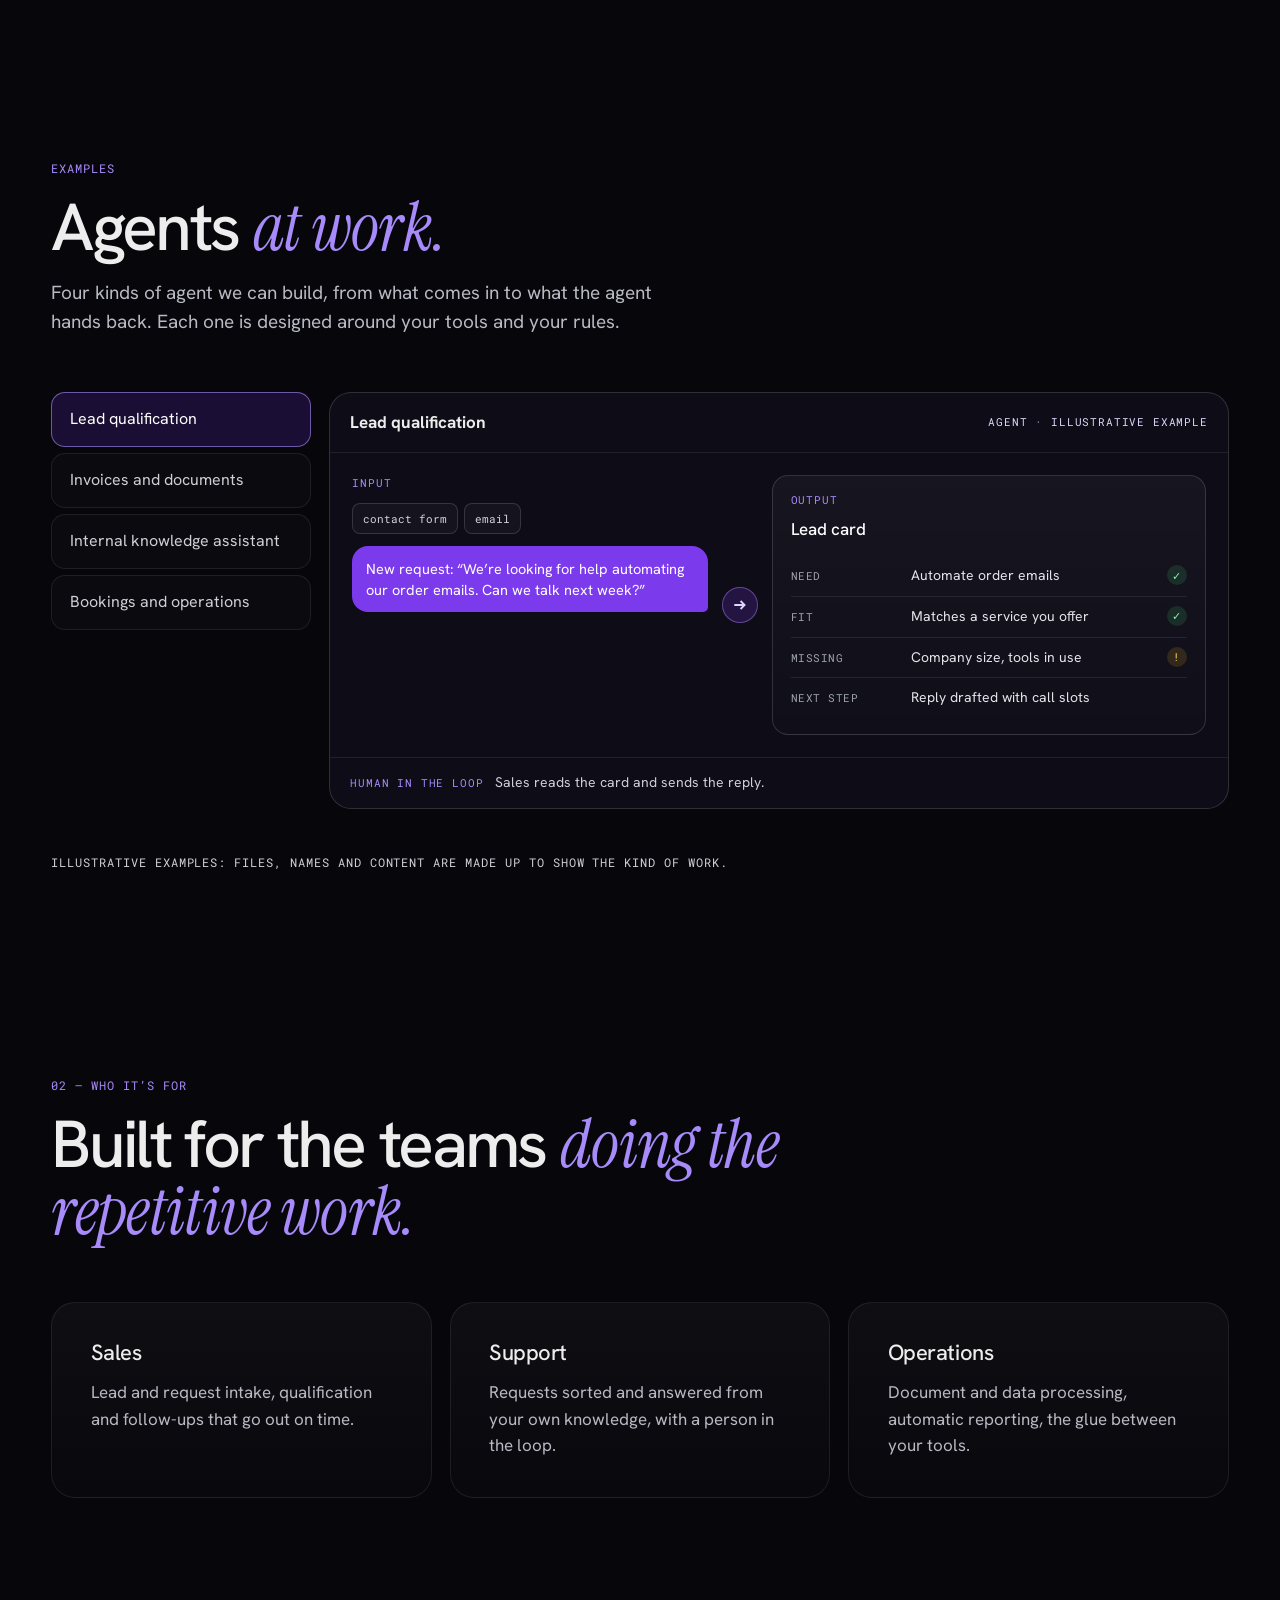
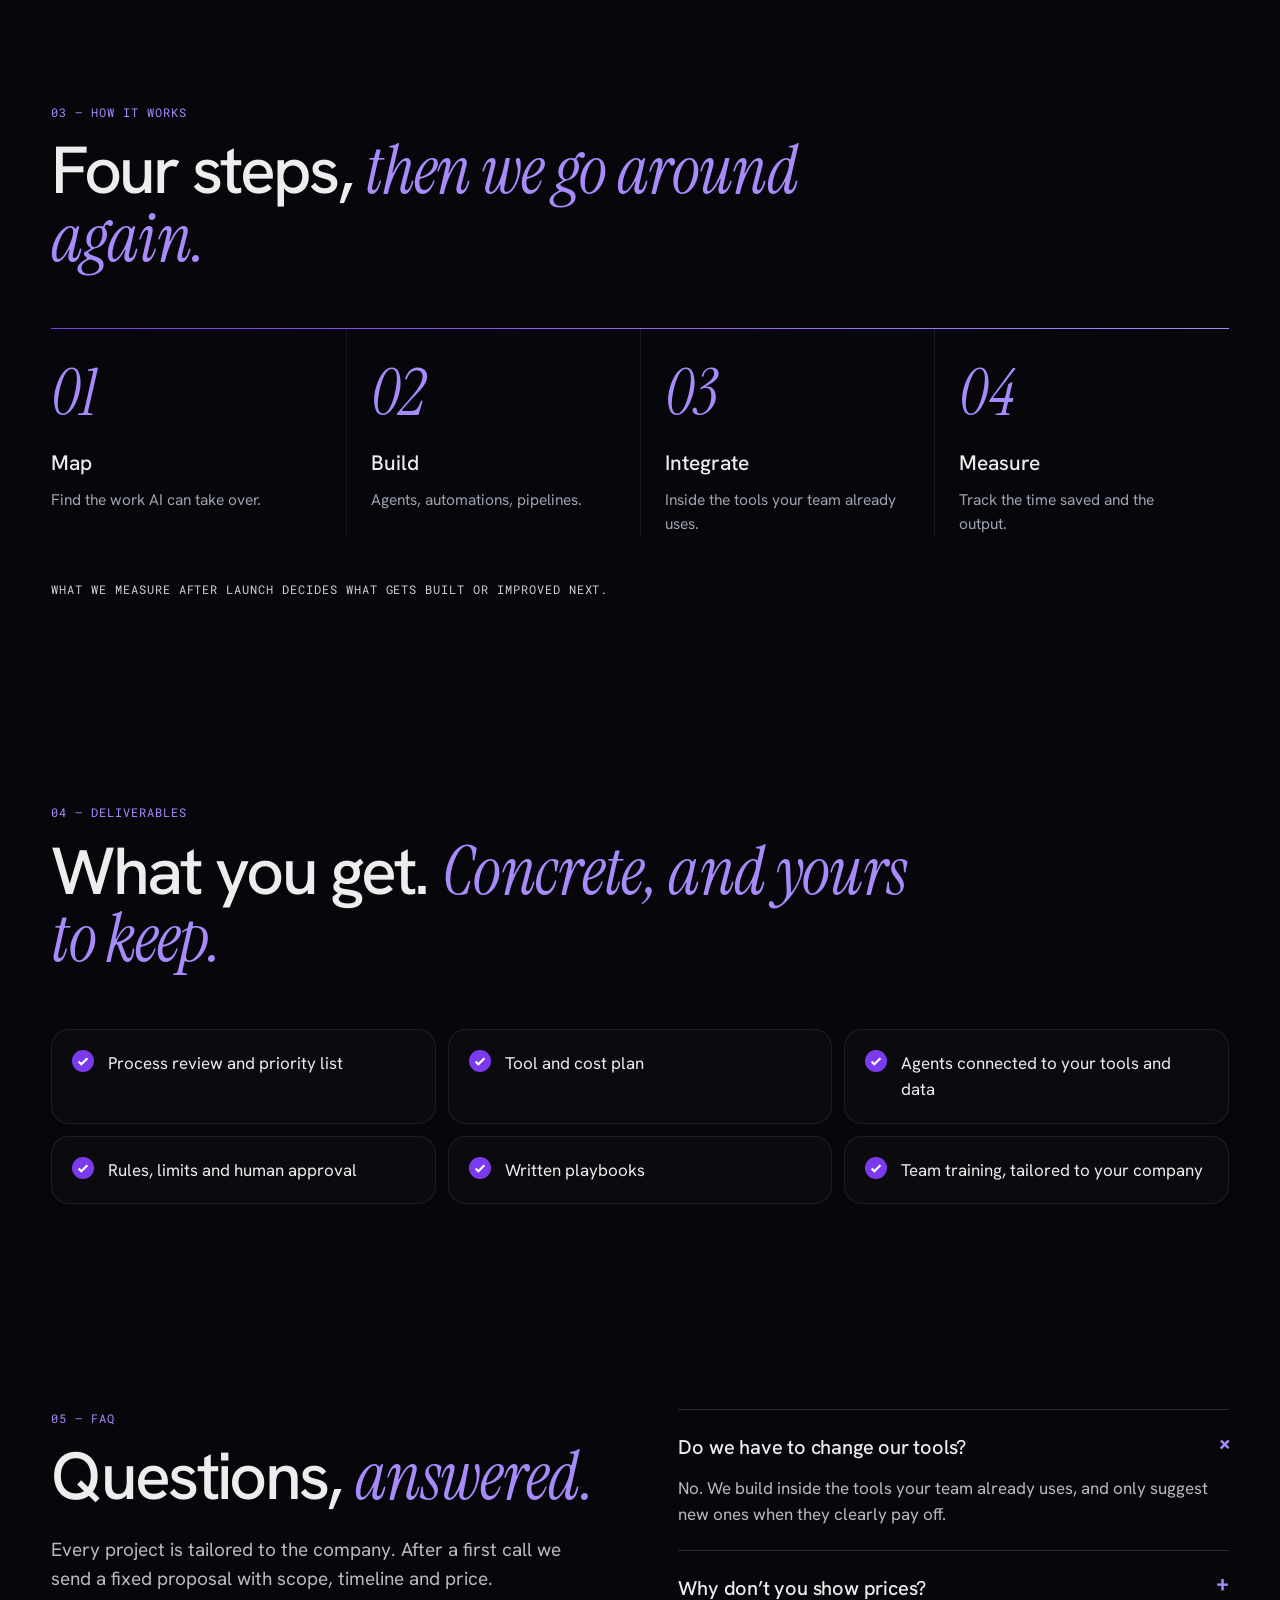
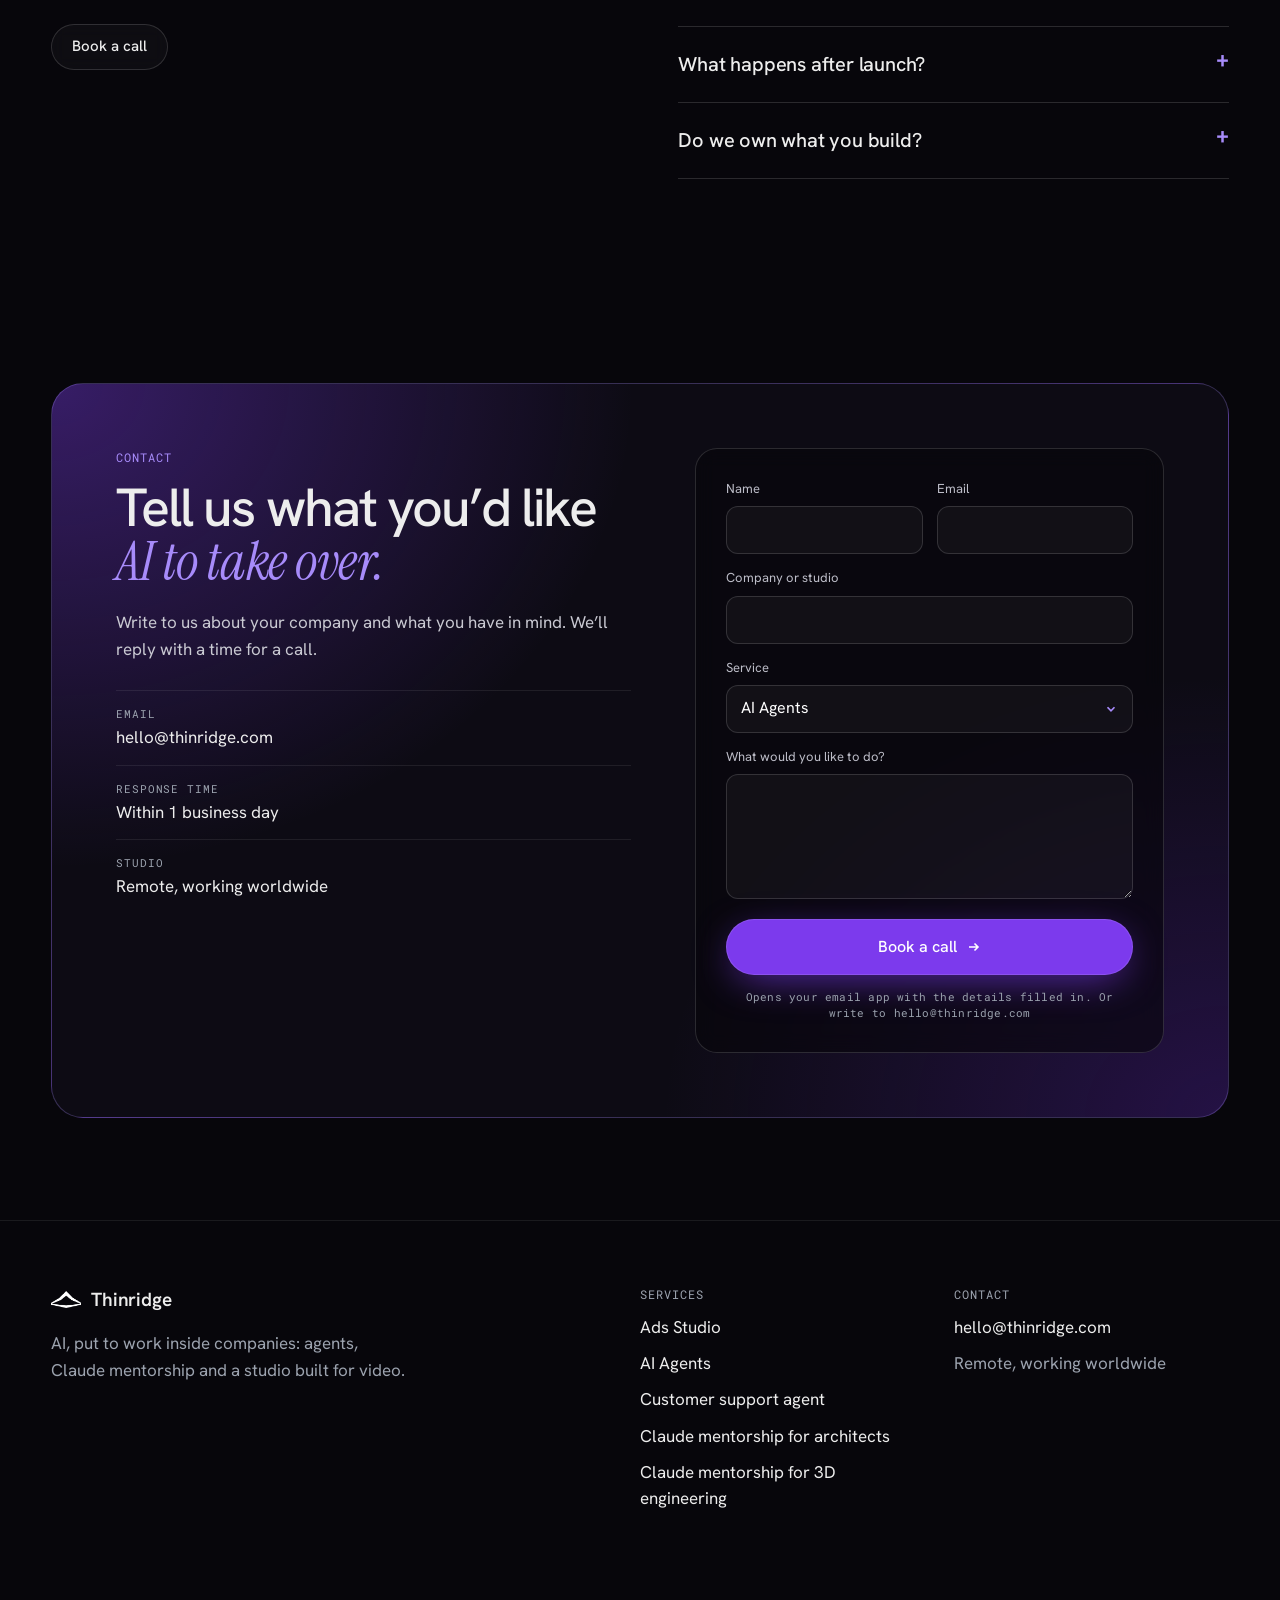
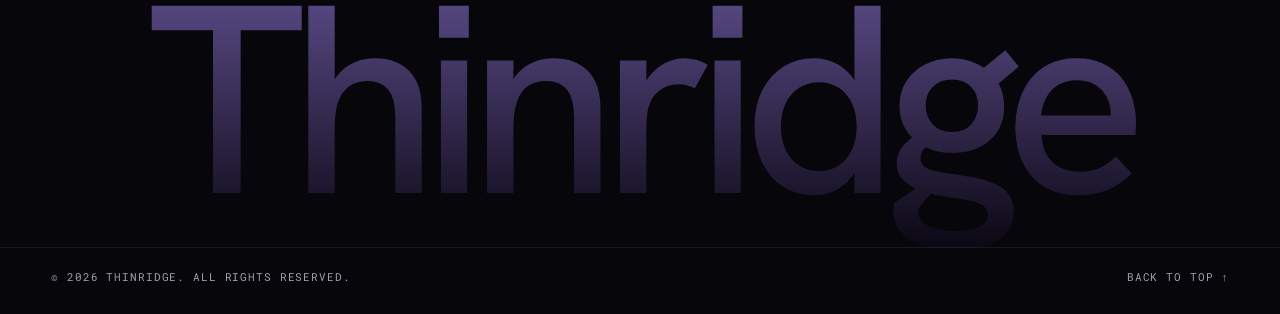
<file: ai-agents/index.html>
<!doctype html>
<html lang="en">
<head>
<meta charset="utf-8" />
<meta name="viewport" content="width=device-width, initial-scale=1, viewport-fit=cover" />
<title>AI Agents — Thinridge</title>
<meta name="description" content="Custom AI agents and process automation for companies, from first audit to daily use." />
<meta name="theme-color" content="#07060b" />
<meta property="og:title" content="AI Agents — Thinridge" />
<meta property="og:description" content="Custom AI agents and process automation for companies, from first audit to daily use." />
<meta property="og:image" content="../assets/og.jpg" />
<link rel="icon" type="image/svg+xml" href="../assets/favicon.svg" />
<link rel="preconnect" href="https://fonts.googleapis.com" />
<link rel="preconnect" href="https://fonts.gstatic.com" crossorigin />
<link href="https://fonts.googleapis.com/css2?family=Hanken+Grotesk:wght@400;500;600&family=Instrument+Serif:ital@0;1&family=Roboto+Mono:wght@400;500&display=swap" rel="stylesheet" />
<link rel="stylesheet" href="../styles.css" />
</head>
<body data-title-it="AI Agents — Thinridge">
<div class="grain" aria-hidden="true"></div>
<header class="nav" id="nav">
  <a class="brand" href="../" aria-label="Thinridge home"><img src="../assets/mark-white.png" alt="" width="34" height="19" /><span>Thinridge</span></a>
  <nav class="nav-links" aria-label="Main">
    <div class="dd"><button class="dd-btn" aria-expanded="false" aria-haspopup="true"><span data-it="Servizi">Services</span><svg viewBox="0 0 10 10"><path d="M2 3.5 5 6.5 8 3.5" fill="none" stroke="currentColor" stroke-width="1.4"/></svg></button>
      <div class="dd-panel"><a href="../ads/"><span class="dd-ico"><svg viewBox="0 0 24 24" fill="none" stroke="currentColor" stroke-width="1.6"><rect x="3" y="5" width="18" height="14" rx="3"/><path d="M10 9.2v5.6l4.8-2.8z" fill="currentColor"/></svg></span><span><b data-it="Ads Studio">Ads Studio</b><small data-it="Video ads animate e static ads con l’AI">AI animated video ads and static ads</small></span></a><a href="../ai-agents/" class="cur"><span class="dd-ico"><svg viewBox="0 0 24 24" fill="none" stroke="currentColor" stroke-width="1.6"><circle cx="12" cy="12" r="3"/><circle cx="4.5" cy="5" r="1.8"/><circle cx="19.5" cy="5" r="1.8"/><circle cx="4.5" cy="19" r="1.8"/><circle cx="19.5" cy="19" r="1.8"/><path d="M6 6.3 9.8 10M18 6.3 14.2 10M6 17.7l3.8-3.7M18 17.7l-3.8-3.7"/></svg></span><span><b data-it="AI Agents">AI Agents</b><small data-it="Agenti su misura e automazione per la tua azienda">Custom agents and automation for your company</small></span></a><a href="../support-agent/"><span class="dd-ico"><svg viewBox="0 0 24 24" fill="none" stroke="currentColor" stroke-width="1.6"><path d="M4 5h16v11H9l-5 4z"/><path d="M8 9.5h8M8 12.5h5"/></svg></span><span><b data-it="Agente per il customer support">Customer support agent</b><small data-it="Un agente chat AI che risponde dalla tua conoscenza">An AI chat agent that answers from your knowledge</small></span></a><a href="../claude-for-architects/"><span class="dd-ico"><svg viewBox="0 0 24 24" fill="none" stroke="currentColor" stroke-width="1.6"><path d="M3 21h18M5 21V10l7-5 7 5v11M9 21v-6h6v6"/></svg></span><span><b data-it="Claude mentorship per architetti">Claude mentorship for architects</b><small data-it="Insegniamo agli studi di architettura a lavorare con Claude">Teaching architecture studios to work with Claude</small></span></a><a href="../claude-for-engineering/"><span class="dd-ico"><svg viewBox="0 0 24 24" fill="none" stroke="currentColor" stroke-width="1.6"><path d="M12 2.8 20 7.4v9.2L12 21.2 4 16.6V7.4z"/><path d="M4 7.4 12 12l8-4.6M12 12v9.2"/></svg></span><span><b data-it="Claude mentorship per l’ingegneria 3D">Claude mentorship for 3D engineering</b><small data-it="Claude nei flussi di lavoro 3D e strutturali">Claude for 3D and structural engineering workflows</small></span></a></div></div>
    <a href="#how" data-it="Come funziona">How it works</a><a href="#faq" data-it="FAQ">FAQ</a>
  </nav>
  <div class="nav-right">
    <div class="lang" role="group" aria-label="Language"><button data-lang="en" class="on">EN</button><button data-lang="it">IT</button></div>
    <a class="btn btn-sm btn-primary" href="#contact" data-it="Prenota una call">Book a call</a>
    <button class="burger" aria-label="Menu" aria-expanded="false"><span></span><span></span></button>
  </div>
</header>
<div class="mobile-menu" id="mobileMenu">
  <a href="../">Home</a>
  <div class="mm-sub"><span class="mono" data-it="Servizi">Services</span><a href="../ads/" data-it="Ads Studio">Ads Studio</a><a href="../ai-agents/" data-it="AI Agents">AI Agents</a><a href="../support-agent/" data-it="Agente per il customer support">Customer support agent</a><a href="../claude-for-architects/" data-it="Claude mentorship per architetti">Claude mentorship for architects</a><a href="../claude-for-engineering/" data-it="Claude mentorship per l’ingegneria 3D">Claude mentorship for 3D engineering</a></div>
  <a href="#how" data-it="Come funziona">How it works</a><a href="#faq" data-it="FAQ">FAQ</a>
  <a href="#contact" class="btn btn-primary" data-it="Prenota una call">Book a call</a>
</div>
<main id="top"><section class="hero ph-hero">
  <div class="hero-bg" aria-hidden="true"><div class="glow g1"></div><div class="glow g2"></div><div class="glow g3"></div><div class="gridlines"></div><img class="ridge" src="../assets/mark-violet.png" alt="" /></div>
  <div class="hero-inner">
    <div class="hero-copy">
      <p class="crumb mono reveal"><a href="../">Thinridge</a><span>/</span><span data-it="AI Agents">AI Agents</span></p>
      <p class="eyebrow reveal"><span class="dot"></span><span data-it="AI agents · Automazione">AI agents · Automation</span></p>
      <h1 class="hero-title"><span class="line"><span data-it="Agenti che">Agents that</span></span><span class="line"><em class="serif" data-it="portano a termine">carry the task</em></span><span class="line"><span data-it="il lavoro.">through.</span></span></h1>
      <p class="hero-sub reveal" data-it="Costruiamo agenti AI e automatizziamo i processi che rallentano la tua azienda. Non vendiamo uno strumento: guardiamo come lavorate, scegliamo cosa vale la pena automatizzare, lo costruiamo e restiamo finché il team lo usa davvero.">We build AI agents and automate the processes that slow your company down. We don’t sell a tool: we look at how you work, choose what is worth automating, build it, and stay until your team actually uses it.</p>
      <div class="hero-ctas reveal"><a class="btn btn-primary btn-lg" href="#contact"><span data-it="Prenota una call">Book a call</span><svg viewBox="0 0 14 14" aria-hidden="true"><path d="M2 7h9M7.5 3.5 11 7l-3.5 3.5" fill="none" stroke="currentColor" stroke-width="1.6"/></svg></a><a class="btn btn-ghost btn-lg" href="#how"><span data-it="Come funziona">How it works</span></a></div>
      <ul class="hero-facts reveal"><li><b data-it="I tuoi strumenti">Your tools</b><span data-it="dentro quelli che il team usa già">built inside what your team already uses</span></li><li><b data-it="Approvazione umana">Human approval</b><span data-it="regole e limiti dove serve">rules and limits where needed</span></li><li><b data-it="Proposta fissa">Fixed proposal</b><span data-it="scope, tempi e prezzo">scope, timeline and price</span></li></ul>
    </div>
    <div class="visual reveal"><div class="flow" aria-label="Illustration of an AI agent workflow">
  <svg class="lines" viewBox="0 0 100 102" preserveAspectRatio="none">
    <path id="fl1" d="M50 10 C50 25 50 30 50 42"/><path d="M50 42 C30 50 20 58 16 70"/><path d="M50 42 C45 55 40 62 38 72"/><path d="M50 42 C56 55 60 62 62 72"/><path d="M50 42 C70 50 80 58 84 70"/><path d="M50 42 C50 70 50 80 50 92"/>
  </svg>
  <div class="node" style="left:50%;top:9%"><span class="mono" data-it="Richiesta">Request</span><span data-it="Arriva una nuova richiesta">New request comes in</span></div>
  <div class="node main" style="left:50%;top:41%"><img src="../assets/mark-white.png" alt="" /><span data-it="Il tuo agente AI">Your AI agent</span></div>
  <div class="node tool" style="left:16%;top:70%">CRM</div>
  <div class="node tool" style="left:38%;top:72%">Email</div>
  <div class="node tool" style="left:62%;top:72%"><span data-it="Documenti">Docs</span></div>
  <div class="node tool" style="left:84%;top:70%"><span data-it="Fogli">Sheets</span></div>
  <div class="node" style="left:50%;top:92%"><span class="mono" data-it="Approvazione">Approval</span><span data-it="Una persona approva">A person signs off</span></div>
  <span class="illus mono" style="bottom:-28px" data-it="Illustrazione">Illustration</span>
</div></div>
  </div>
  
</section><section class="section" id="what"><div class="wrap split">
  <div><p class="kicker mono">01 — <span data-it="Cos’è">What it is</span></p><h2 class="reveal" style="margin-top:16px"><span data-it="Software che non si limita a rispondere.">Software that doesn’t just answer.</span> <em class="serif"><span data-it="Porta a termine il lavoro.">It carries a task through.</span></em></h2><p class="lead reveal" data-it="Progettiamo e costruiamo agenti per la tua azienda: software che legge la richiesta, usa i tuoi strumenti, fa il passo successivo e passa la mano a una persona quando serve.">We design and build agents for your company: software that reads the request, uses your tools, takes the next step and hands over to a person when it should.</p></div>
  <ul class="points"><li class="reveal"><span class="mono">01</span><h4 data-it="Audit AI e roadmap">AI audit and roadmap</h4><p data-it="Analizziamo i flussi di lavoro con le persone che li fanno e torniamo con una lista breve: cosa automatizzare, in che ordine e cosa dovrebbe far risparmiare.">We go through your workflows with the people who do them and come back with a short list: what to automate, in what order, and what it should save.</p></li><li class="reveal"><span class="mono">02</span><h4 data-it="Agenti AI su misura">Custom AI agents</h4><p data-it="Agenti per vendite, supporto e operations, collegati ai vostri strumenti e dati, con regole, limiti e approvazione umana dove serve.">Agents for sales, support and operations, connected to your tools and data, with rules, limits and human approval where needed.</p></li><li class="reveal"><span class="mono">03</span><h4 data-it="Automazione dei processi">Process automation</h4><p data-it="I passaggi che nessuno vuole fare: copiare dati tra strumenti, smistare richieste, preparare documenti e report, mandare follow-up.">The steps nobody wants: copying data between tools, sorting requests, preparing documents and reports, sending follow-ups.</p></li><li class="reveal"><span class="mono">04</span><h4 data-it="Formazione e passaggio di consegne">Training and handover</h4><p data-it="Documentiamo ciò che costruiamo e formiamo chi lo userà, così il sistema continua a funzionare anche quando non ci siamo.">We document what we build and train the people who will use it, so the system keeps working when we are not in the room.</p></li></ul></div></section><section class="section" id="examples"><div class="wrap">
  <div class="sec-head"><p class="kicker mono"><span data-it="Esempi">Examples</span></p><h2 class="reveal"><span data-it="Agenti">Agents</span> <em class="serif"><span data-it="al lavoro.">at work.</span></em></h2><p class="lead reveal" data-it="Quattro tipi di agente che possiamo costruire, da ciò che arriva a ciò che l’agente restituisce. Ognuno è progettato su strumenti e regole della tua azienda.">Four kinds of agent we can build, from what comes in to what the agent hands back. Each one is designed around your tools and your rules.</p></div>
  <div class="examples reveal" data-tabs><div class="tabs" role="tablist"><button class="tab on" data-tab="examples-0" role="tab"><span data-it="Qualifica dei lead">Lead qualification</span></button><button class="tab" data-tab="examples-1" role="tab"><span data-it="Fatture e documenti">Invoices and documents</span></button><button class="tab" data-tab="examples-2" role="tab"><span data-it="Assistente per la conoscenza interna">Internal knowledge assistant</span></button><button class="tab" data-tab="examples-3" role="tab"><span data-it="Prenotazioni e operations">Bookings and operations</span></button></div><div class="ex-panels"><div class="ex-panel on" data-panel="examples-0" role="tabpanel"><div class="ex-head"><b><span data-it="Qualifica dei lead">Lead qualification</span></b><span class="mono ch-tag"><span data-it="Agente · esempio illustrativo">Agent · illustrative example</span></span></div><div class="uc-grid"><div class="uc-in"><span class="uc-lab mono"><span data-it="Input">Input</span></span><div class=uc-chips><span class="uc-chip mono" data-it="form contatti">contact form</span><span class="uc-chip mono">email</span></div><div class="msg u" data-it="Nuova richiesta: “Cerchiamo aiuto per automatizzare le email degli ordini. Possiamo sentirci la prossima settimana?”">New request: “We’re looking for help automating our order emails. Can we talk next week?”</div></div><span class="uc-arrow" aria-hidden="true"><svg viewBox="0 0 14 14" aria-hidden="true"><path d="M2 7h9M7.5 3.5 11 7l-3.5 3.5" fill="none" stroke="currentColor" stroke-width="1.6"/></svg></span><div class="uc-out"><span class="uc-lab mono"><span data-it="Output">Output</span></span><h5 data-it="Scheda lead">Lead card</h5><dl class="uc-kv"><div><dt data-it="Esigenza">Need</dt><dd><span data-it="Automatizzare le email degli ordini">Automate order emails</span><i class=f-ok>✓</i></dd></div><div><dt data-it="Fit">Fit</dt><dd><span data-it="In linea con un servizio offerto">Matches a service you offer</span><i class=f-ok>✓</i></dd></div><div><dt data-it="Manca">Missing</dt><dd><span data-it="Dimensione, strumenti usati">Company size, tools in use</span><i class=f-warn>!</i></dd></div><div><dt data-it="Prossimo passo">Next step</dt><dd><span data-it="Risposta pronta con orari per una call">Reply drafted with call slots</span></dd></div></dl></div></div><div class="ex-foot"><span class="mono"><span data-it="Controllo umano">Human in the loop</span></span><span data-it="Il commerciale legge la scheda e manda la risposta.">Sales reads the card and sends the reply.</span></div></div><div class="ex-panel" data-panel="examples-1" role="tabpanel"><div class="ex-head"><b><span data-it="Fatture e documenti">Invoices and documents</span></b><span class="mono ch-tag"><span data-it="Agente · esempio illustrativo">Agent · illustrative example</span></span></div><div class="uc-grid"><div class="uc-in"><span class="uc-lab mono"><span data-it="Input">Input</span></span><div class=uc-chips><span class="uc-chip mono">invoice.pdf</span><span class="uc-chip mono">purchase_orders.xlsx</span></div><div class="msg u" data-it="Arriva una fattura via email. Leggila, abbinala all’ordine e preparala per l’approvazione.">An invoice arrives by email. Read it, match it to the order and prepare it for approval.</div></div><span class="uc-arrow" aria-hidden="true"><svg viewBox="0 0 14 14" aria-hidden="true"><path d="M2 7h9M7.5 3.5 11 7l-3.5 3.5" fill="none" stroke="currentColor" stroke-width="1.6"/></svg></span><div class="uc-out"><span class="uc-lab mono"><span data-it="Output">Output</span></span><h5 data-it="Pronta per l’approvazione">Ready for approval</h5><dl class="uc-kv"><div><dt data-it="Fornitore">Supplier</dt><dd><span data-it="Letto dalla fattura">Read from the invoice</span><i class=f-ok>✓</i></dd></div><div><dt data-it="Ordine">Order</dt><dd><span data-it="Abbinata all’ordine d’acquisto">Matched to the purchase order</span><i class=f-ok>✓</i></dd></div><div><dt data-it="Importi">Amounts</dt><dd><span data-it="Uguali all’ordine">Same as the order</span><i class=f-ok>✓</i></dd></div><div><dt data-it="Scadenza">Due date</dt><dd><span data-it="Aggiunta al foglio pagamenti">Added to the payments sheet</span></dd></div></dl></div></div><div class="ex-foot"><span class="mono"><span data-it="Controllo umano">Human in the loop</span></span><span data-it="Qualcuno approva prima di ogni pagamento. Le differenze passano a una persona.">Someone approves before anything is paid. Mismatches go to a person.</span></div></div><div class="ex-panel" data-panel="examples-2" role="tabpanel"><div class="ex-head"><b><span data-it="Assistente per la conoscenza interna">Internal knowledge assistant</span></b><span class="mono ch-tag"><span data-it="Agente · esempio illustrativo">Agent · illustrative example</span></span></div><div class="uc-grid"><div class="uc-in"><span class="uc-lab mono"><span data-it="Input">Input</span></span><div class=uc-chips><span class="uc-chip mono">procedures/</span><span class="uc-chip mono">policies/</span><span class="uc-chip mono">onboarding.pdf</span></div><div class="msg u" data-it="“Qual è la procedura quando un cliente chiede un rimborso fuori dai tempi standard?”">“What’s the process when a customer asks for a refund outside the usual window?”</div></div><span class="uc-arrow" aria-hidden="true"><svg viewBox="0 0 14 14" aria-hidden="true"><path d="M2 7h9M7.5 3.5 11 7l-3.5 3.5" fill="none" stroke="currentColor" stroke-width="1.6"/></svg></span><div class="uc-out"><span class="uc-lab mono"><span data-it="Output">Output</span></span><h5 data-it="Risposta con fonti">Answer with sources</h5><div class="uc-doc"><div class="uc-sec"><b data-it="Risposta breve">Short answer</b><p data-it="Serve l’approvazione di un responsabile. Prima raccogli i dati dell’ordine e il motivo.">It needs a manager’s approval. Collect the order details and the reason first.</p></div><div class="uc-sec"><b data-it="Fonte">Source</b><p data-it="Policy rimborsi · sezione 2 · procedures/refunds">Refund policy · section 2 · procedures/refunds</p></div></div></div></div><div class="ex-foot"><span class="mono"><span data-it="Controllo umano">Human in the loop</span></span><span data-it="Risponde solo dai tuoi documenti, con la fonte. Se non è scritto, lo dice.">Answers only from your documents, with the source. If it isn’t written down, it says so.</span></div></div><div class="ex-panel" data-panel="examples-3" role="tabpanel"><div class="ex-head"><b><span data-it="Prenotazioni e operations">Bookings and operations</span></b><span class="mono ch-tag"><span data-it="Agente · esempio illustrativo">Agent · illustrative example</span></span></div><div class="uc-grid"><div class="uc-in"><span class="uc-lab mono"><span data-it="Input">Input</span></span><div class=uc-chips><span class="uc-chip mono" data-it="calendario">calendar</span><span class="uc-chip mono">delivery_schedule.xlsx</span></div><div class="msg u" data-it="Email del cliente: “Possiamo spostare la consegna di giovedì alla settimana prossima?”">Customer email: “Can we move Thursday’s delivery to next week?”</div></div><span class="uc-arrow" aria-hidden="true"><svg viewBox="0 0 14 14" aria-hidden="true"><path d="M2 7h9M7.5 3.5 11 7l-3.5 3.5" fill="none" stroke="currentColor" stroke-width="1.6"/></svg></span><div class="uc-out"><span class="uc-lab mono"><span data-it="Output">Output</span></span><h5 data-it="Cosa ha fatto l’agente">What the agent did</h5><ul class="uc-list"><li class="f-ok"><i>✓</i><span data-it="Trovata la consegna nel programma.">Found the delivery in the schedule.</span></li><li class="f-ok"><i>✓</i><span data-it="Controllati gli slot liberi la settimana prossima.">Checked free slots next week.</span></li><li class="f-ok"><i>✓</i><span data-it="Preparata una risposta con due opzioni.">Drafted a reply with two options.</span></li><li class="f-todo"><i>→</i><span data-it="In attesa dell’OK del team prima di aggiornare il programma.">Waiting for the team’s OK before updating the schedule.</span></li></ul></div></div><div class="ex-foot"><span class="mono"><span data-it="Controllo umano">Human in the loop</span></span><span data-it="Le modifiche al programma richiedono l’OK di una persona, come decidi tu.">Changes to the schedule need a person’s OK, as you decide.</span></div></div></div></div>
  <p class="steps-note mono reveal" data-it="Esempi illustrativi: file, nomi e contenuti sono inventati per mostrare il tipo di lavoro.">Illustrative examples: files, names and content are made up to show the kind of work.</p>
</div></section><section class="section" id="who"><div class="wrap"><div class="sec-head"><p class="kicker mono">02 — <span data-it="Per chi è">Who it’s for</span></p><h2 class="reveal"><span data-it="Pensato per i team">Built for the teams</span> <em class="serif"><span data-it="che fanno il lavoro ripetitivo.">doing the repetitive work.</span></em></h2></div><div class="who"><article class="card reveal"><h3 data-it="Vendite">Sales</h3><p data-it="Raccolta di lead e richieste, qualifica e follow-up inviati in tempo.">Lead and request intake, qualification and follow-ups that go out on time.</p></article><article class="card reveal"><h3 data-it="Supporto">Support</h3><p data-it="Richieste smistate e risposte dalla vostra conoscenza, con una persona nel processo.">Requests sorted and answered from your own knowledge, with a person in the loop.</p></article><article class="card reveal"><h3 data-it="Operations">Operations</h3><p data-it="Elaborazione di documenti e dati, report automatici, il collante tra i vostri strumenti.">Document and data processing, automatic reporting, the glue between your tools.</p></article></div></div></section><section class="section" id="how"><div class="wrap"><div class="sec-head"><p class="kicker mono">03 — <span data-it="Come funziona">How it works</span></p><h2 class="reveal"><span data-it="Quattro passi,">Four steps,</span> <em class="serif"><span data-it="poi ripartiamo.">then we go around again.</span></em></h2></div><ol class="steps"><li class="reveal"><span class="num serif">01</span><h4 data-it="Mappa">Map</h4><p data-it="Trovare il lavoro che l’AI può prendere in carico.">Find the work AI can take over.</p></li><li class="reveal"><span class="num serif">02</span><h4 data-it="Costruisci">Build</h4><p data-it="Agenti, automazioni, pipeline.">Agents, automations, pipelines.</p></li><li class="reveal"><span class="num serif">03</span><h4 data-it="Integra">Integrate</h4><p data-it="Dentro gli strumenti che il team usa già.">Inside the tools your team already uses.</p></li><li class="reveal"><span class="num serif">04</span><h4 data-it="Misura">Measure</h4><p data-it="Misurare il tempo risparmiato e i risultati.">Track the time saved and the output.</p></li></ol><p class="steps-note mono reveal" data-it="Quello che misuriamo dopo il lancio decide cosa costruire o migliorare dopo.">What we measure after launch decides what gets built or improved next.</p></div></section><section class="section" id="deliverables"><div class="wrap"><div class="sec-head"><p class="kicker mono">04 — <span data-it="Cosa ricevi">Deliverables</span></p><h2 class="reveal"><span data-it="Cosa ricevi.">What you get.</span> <em class="serif"><span data-it="Concreto, e resta tuo.">Concrete, and yours to keep.</span></em></h2></div><ul class="deliv"><li class="reveal"><span data-it="Analisi dei processi e lista delle priorità">Process review and priority list</span></li><li class="reveal"><span data-it="Piano di strumenti e costi">Tool and cost plan</span></li><li class="reveal"><span data-it="Agenti collegati ai vostri strumenti e dati">Agents connected to your tools and data</span></li><li class="reveal"><span data-it="Regole, limiti e approvazione umana">Rules, limits and human approval</span></li><li class="reveal"><span data-it="Playbook scritti">Written playbooks</span></li><li class="reveal"><span data-it="Formazione del team, su misura per l’azienda">Team training, tailored to your company</span></li></ul></div></section><section class="section" id="faq"><div class="wrap two">
  <div><p class="kicker mono">05 — FAQ</p><h2 class="reveal"><span data-it="Domande,">Questions,</span> <em class="serif"><span data-it="risposte.">answered.</span></em></h2>
  <p class="lead reveal" data-it="Ogni progetto è su misura per l’azienda. Dopo una prima call mandiamo una proposta a prezzo fisso con scope, tempistiche e prezzo.">Every project is tailored to the company. After a first call we send a fixed proposal with scope, timeline and price.</p>
  <a class="btn btn-ghost reveal" href="#contact"><span data-it="Prenota una call">Book a call</span></a></div>
  <div class="faq"><details class="reveal" open><summary data-it="Dobbiamo cambiare i nostri strumenti?">Do we have to change our tools?</summary><p data-it="No. Costruiamo dentro gli strumenti che il team usa già, e ne proponiamo di nuovi solo quando convengono chiaramente.">No. We build inside the tools your team already uses, and only suggest new ones when they clearly pay off.</p></details><details class="reveal"><summary data-it="Perché non mostrate i prezzi?">Why don’t you show prices?</summary><p data-it="Perché due aziende raramente hanno bisogno della stessa cosa. Un listino farebbe pagare troppo i casi semplici o sottovaluterebbe quelli complessi. Il prezzo arriva dopo che abbiamo capito il lavoro.">Because two companies rarely need the same thing. A fixed list would either overcharge the simple cases or underestimate the complex ones. You get a price after we understand the job.</p></details><details class="reveal"><summary data-it="Cosa succede dopo il lancio?">What happens after launch?</summary><p data-it="Misuriamo tempo risparmiato e risultati, formiamo il team e decidiamo insieme cosa migliorare o costruire dopo.">We measure the time saved and the output, train your team, and agree what to improve or build next.</p></details><details class="reveal"><summary data-it="Quello che costruite è nostro?">Do we own what you build?</summary><p data-it="Sì. Quello che costruiamo per la tua azienda resta alla tua azienda.">Yes. What we build for your company stays with your company.</p></details></div></div></section><section class="section contact" id="contact">
  <div class="wrap">
    <div class="offer reveal">
      <div class="offer-copy">
        <p class="kicker mono" data-it="Contatti">Contact</p>
        <h2><span data-it="Dicci cosa vorresti">Tell us what you’d like</span> <em class="serif"><span data-it="affidare all’AI.">AI to take over.</span></em></h2>
        <p data-it="Scrivici della tua azienda e di cosa hai in mente. Ti rispondiamo con un orario per una call.">Write to us about your company and what you have in mind. We’ll reply with a time for a call.</p>
        <div class="contact-meta">
          <div><span class="mono">Email</span><a href="mailto:hello@thinridge.com">hello@thinridge.com</a></div>
          <div><span class="mono" data-it="Tempo di risposta">Response time</span><span data-it="Entro 1 giorno lavorativo">Within 1 business day</span></div>
          <div><span class="mono" data-it="Studio">Studio</span><span data-it="Da remoto, in tutto il mondo">Remote, working worldwide</span></div>
        </div>
      </div>
      <form class="form" data-mailto="AI Agents" novalidate>
        <label><span data-it="Nome">Name</span><input name="name" autocomplete="name" required /></label>
        <label><span>Email</span><input name="email" type="email" autocomplete="email" required /></label>
        <label class="full"><span data-it="Azienda o studio">Company or studio</span><input name="company" autocomplete="organization" /></label>
        <label class="full"><span data-it="Servizio">Service</span><select name="service"><option value="" data-it="Seleziona">Select</option><option value="Ads Studio" data-it="Ads Studio">Ads Studio</option><option value="AI Agents" selected data-it="AI Agents">AI Agents</option><option value="Customer support agent" data-it="Agente per il customer support">Customer support agent</option><option value="Claude mentorship for architects" data-it="Claude mentorship per architetti">Claude mentorship for architects</option><option value="Claude mentorship for 3D engineering" data-it="Claude mentorship per l’ingegneria 3D">Claude mentorship for 3D engineering</option><option value="Other" data-it="Altro">Other</option></select></label>
        <label class="full"><span data-it="Cosa vorresti fare?">What would you like to do?</span><textarea name="message" rows="4"></textarea></label>
        <button class="btn btn-primary btn-lg full" type="submit"><span data-it="Prenota una call">Book a call</span><svg viewBox="0 0 14 14" aria-hidden="true"><path d="M2 7h9M7.5 3.5 11 7l-3.5 3.5" fill="none" stroke="currentColor" stroke-width="1.6"/></svg></button>
        <p class="form-note mono full" data-it="Apre la tua app email con i dati già compilati. Oppure scrivi a hello@thinridge.com">Opens your email app with the details filled in. Or write to hello@thinridge.com</p>
      </form>
    </div>
  </div>
</section>
</main><footer class="footer">
  <div class="wrap foot-grid">
    <div>
      <a class="brand" href="../"><img src="../assets/mark-white.png" alt="" width="34" height="19" /><span>Thinridge</span></a>
      <p class="muted" data-it="Mettiamo l’AI al lavoro dentro le aziende: agenti, mentorship su Claude e uno studio fatto per il video.">AI, put to work inside companies: agents, Claude mentorship and a studio built for video.</p>
    </div>
    <div><p class="mono muted" data-it="Servizi">Services</p><a href="../ads/" data-it="Ads Studio">Ads Studio</a><a href="../ai-agents/" data-it="AI Agents">AI Agents</a><a href="../support-agent/" data-it="Agente per il customer support">Customer support agent</a><a href="../claude-for-architects/" data-it="Claude mentorship per architetti">Claude mentorship for architects</a><a href="../claude-for-engineering/" data-it="Claude mentorship per l’ingegneria 3D">Claude mentorship for 3D engineering</a></div>
    <div><p class="mono muted" data-it="Contatti">Contact</p><a href="mailto:hello@thinridge.com">hello@thinridge.com</a><span class="muted" data-it="Da remoto, in tutto il mondo">Remote, working worldwide</span></div>
  </div>
  <div class="wordmark" aria-hidden="true">Thinridge</div>
  <div class="wrap foot-bottom mono muted"><span>© 2026 Thinridge. <span data-it="Tutti i diritti riservati.">All rights reserved.</span></span><a href="#top" data-it="Torna su ↑">Back to top ↑</a></div>
</footer>
<script src="../main.js" defer></script>
</body>
</html>
</file>
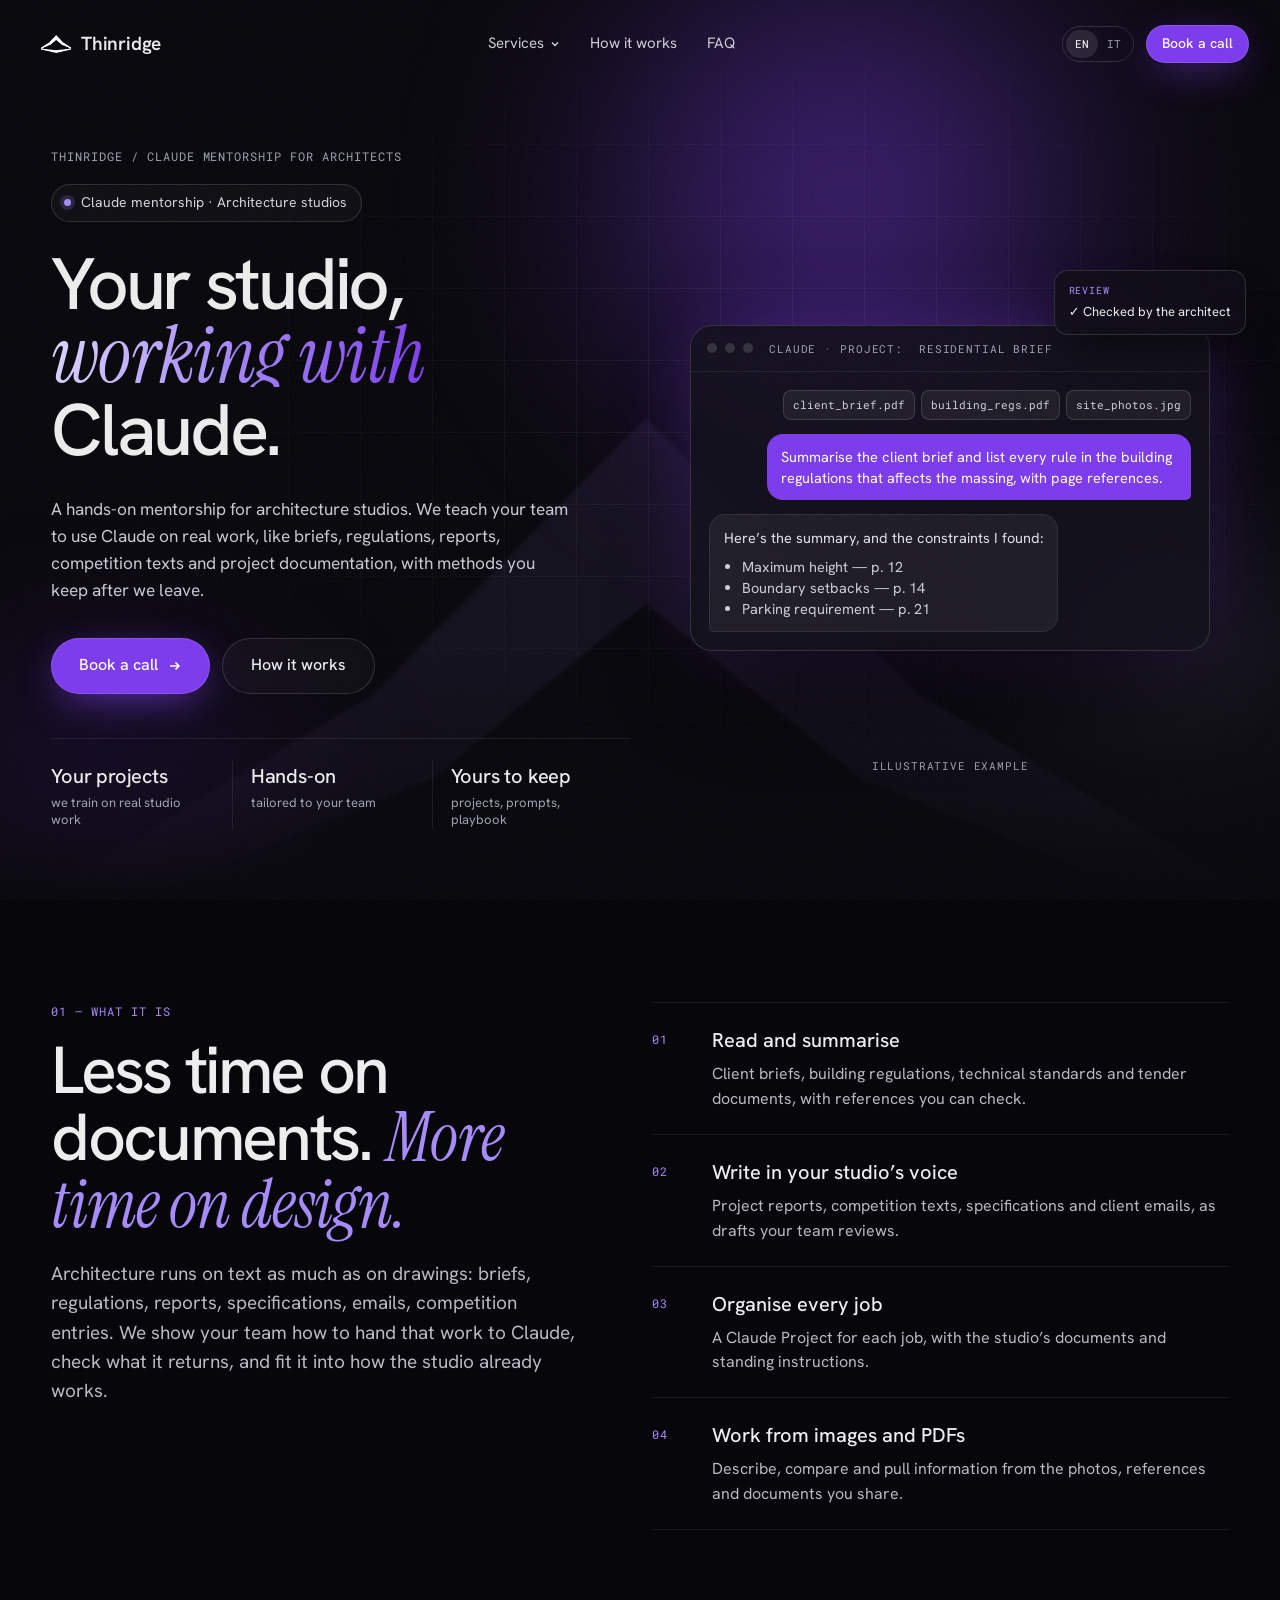
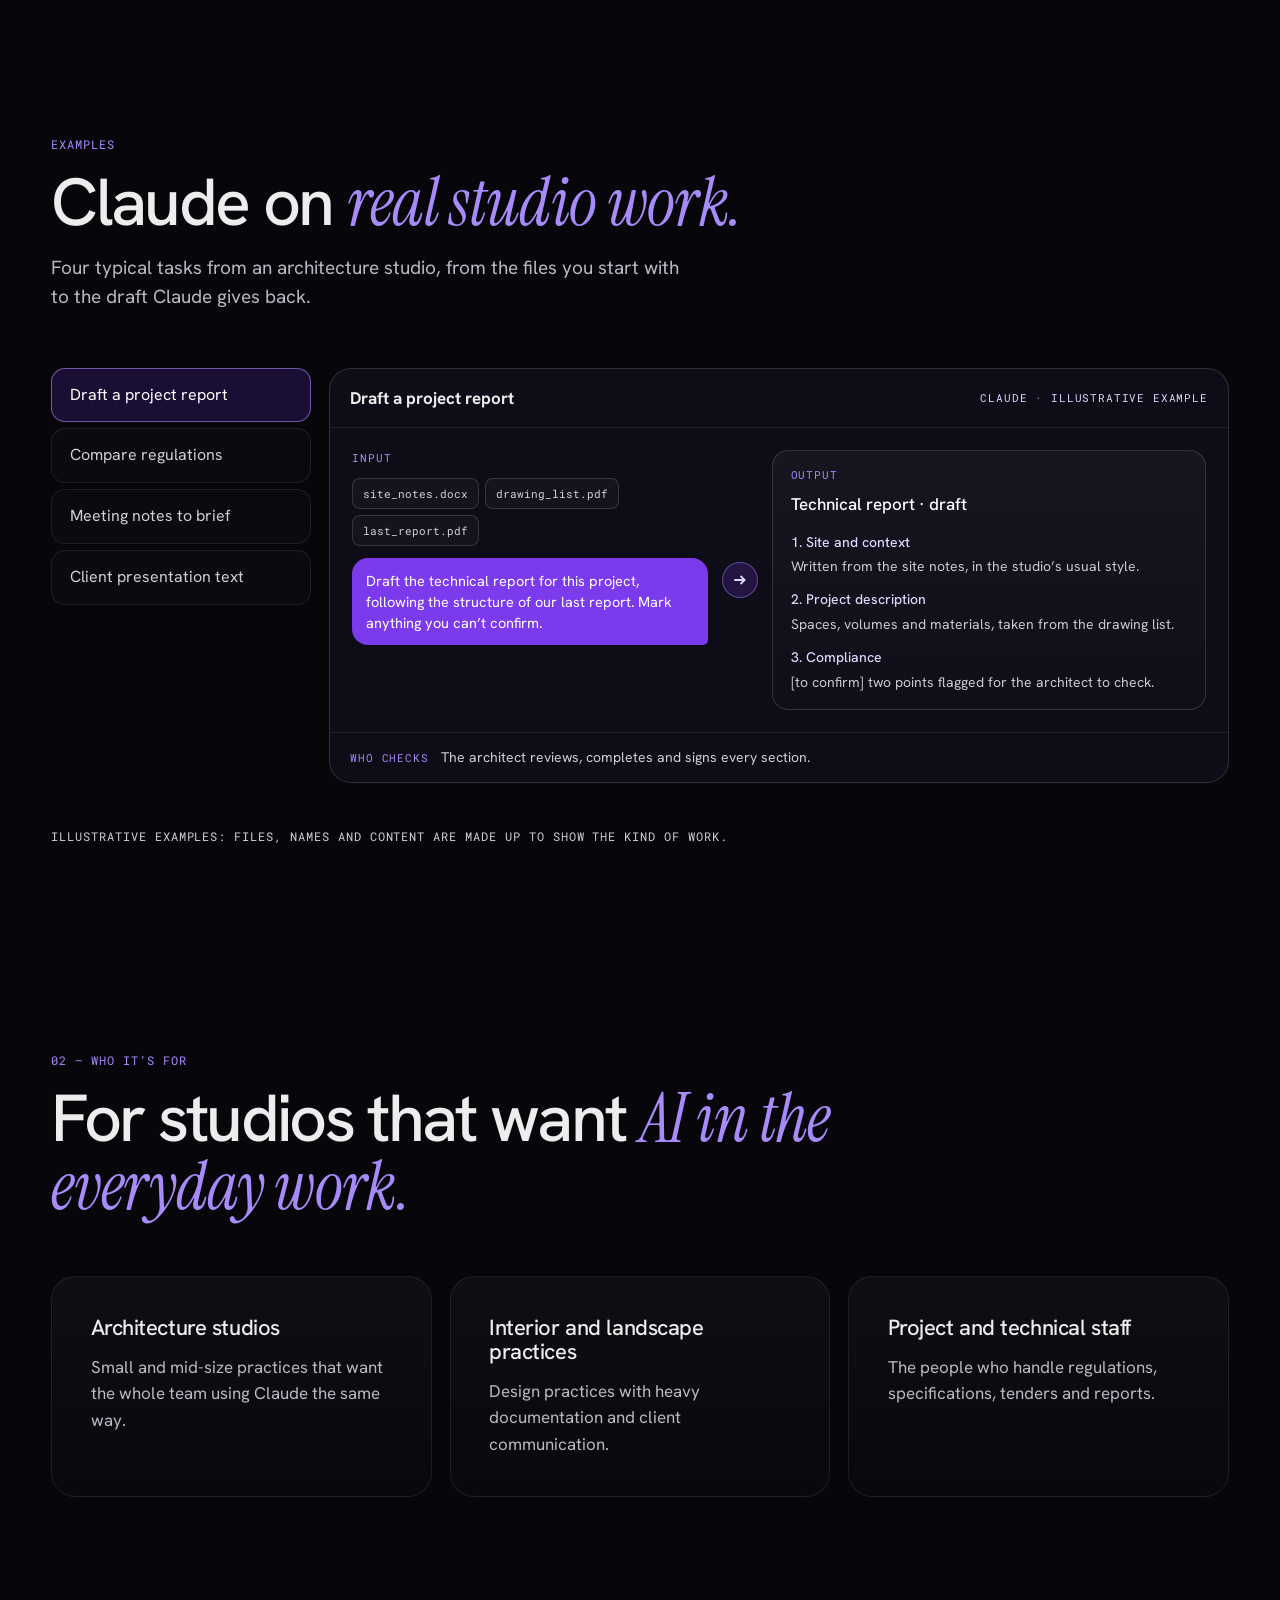
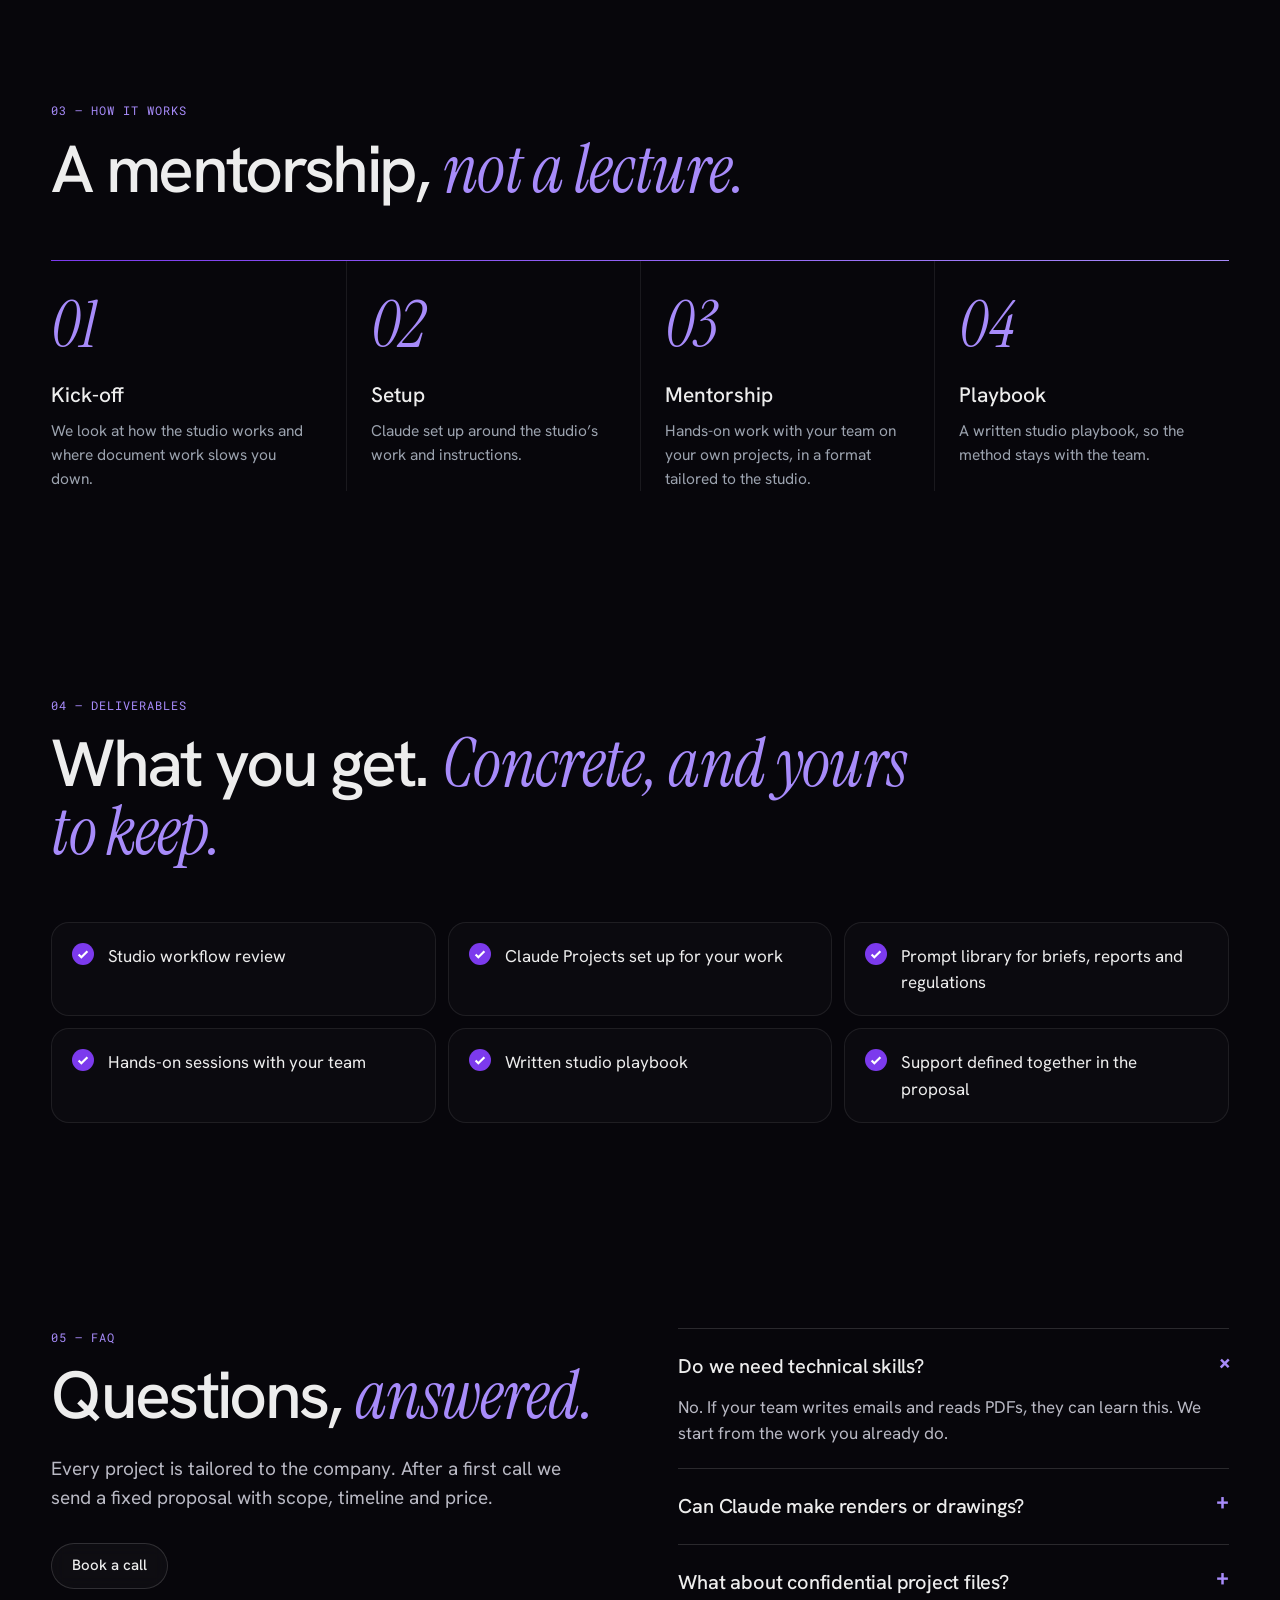
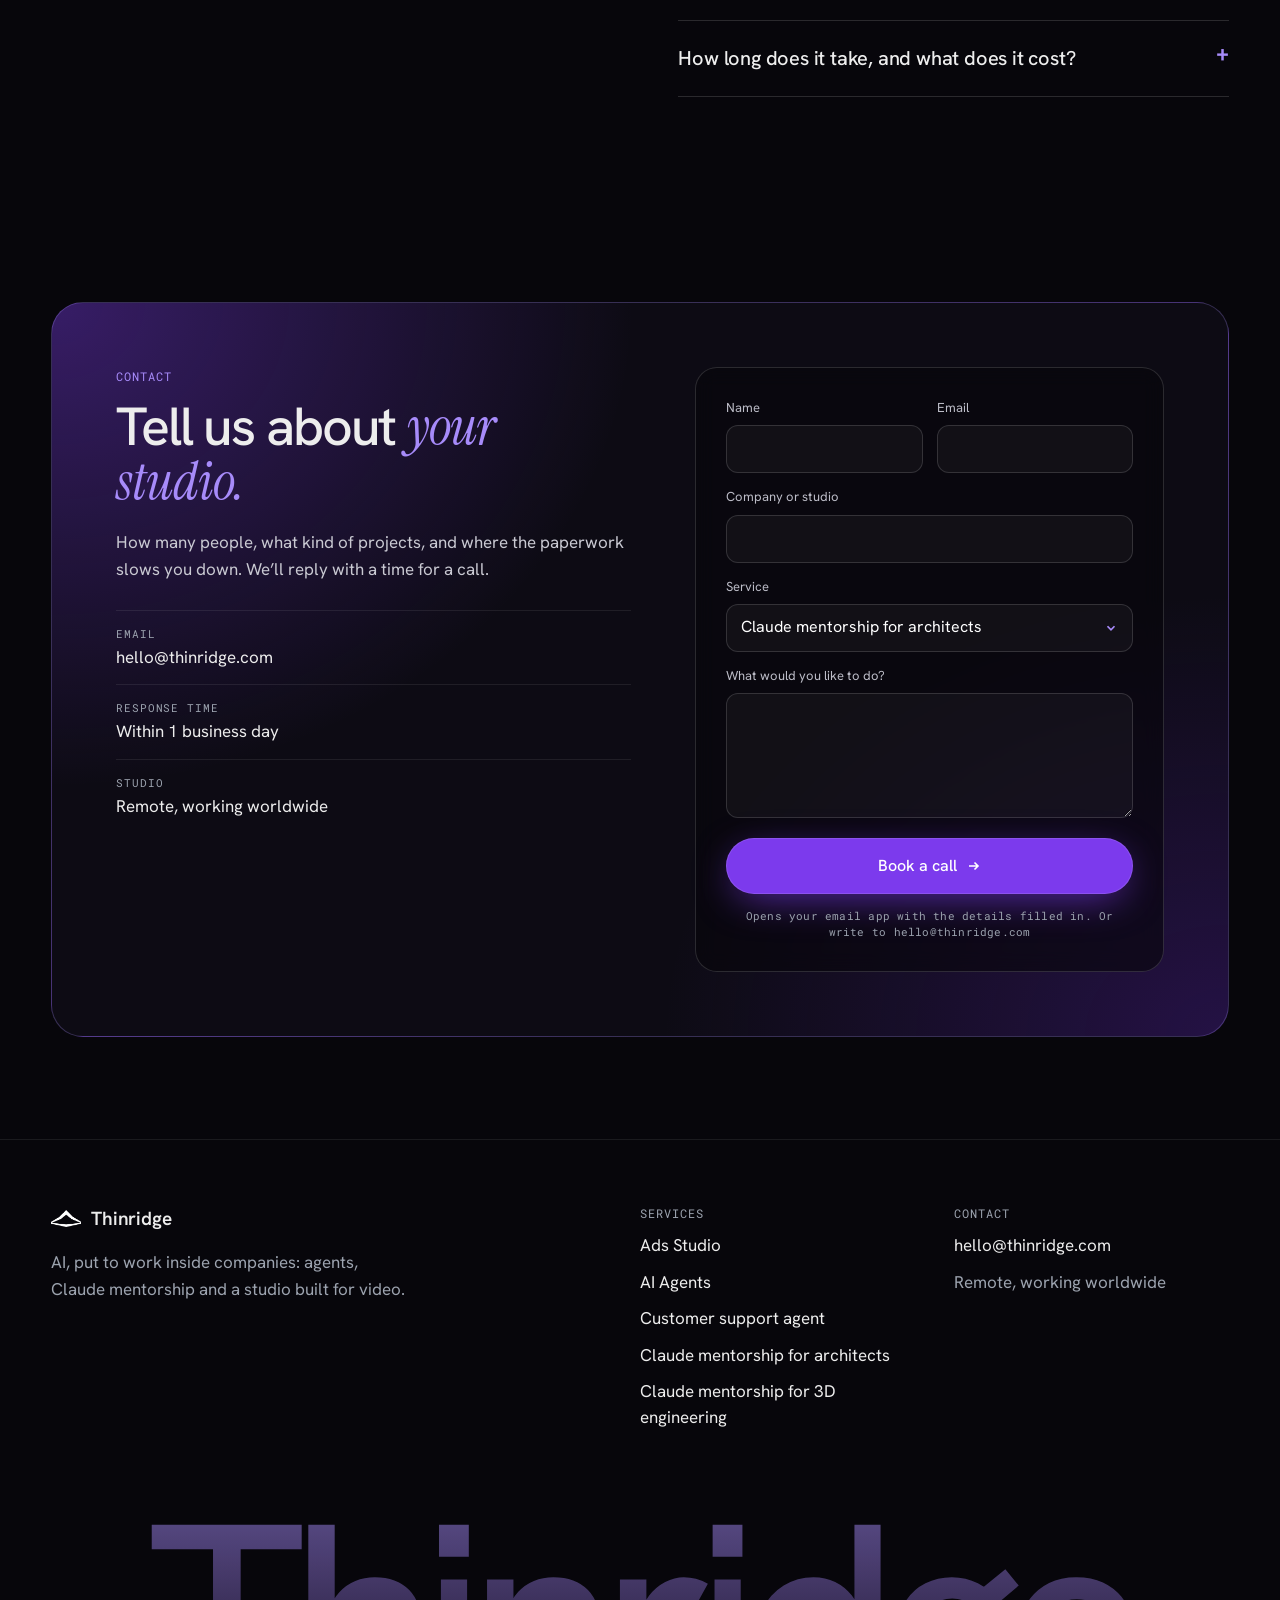
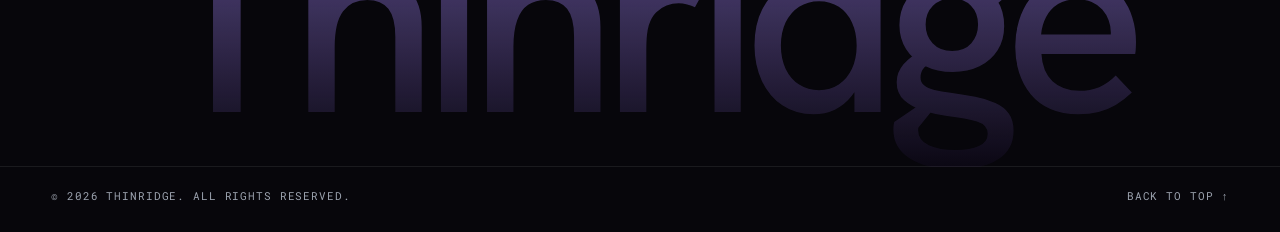
<file: claude-for-architects/index.html>
<!doctype html>
<html lang="en">
<head>
<meta charset="utf-8" />
<meta name="viewport" content="width=device-width, initial-scale=1, viewport-fit=cover" />
<title>Claude mentorship for architects — Thinridge</title>
<meta name="description" content="A hands-on mentorship that teaches architecture studios to use Claude on real work: briefs, regulations, reports and project documentation." />
<meta name="theme-color" content="#07060b" />
<meta property="og:title" content="Claude mentorship for architects — Thinridge" />
<meta property="og:description" content="A hands-on mentorship that teaches architecture studios to use Claude on real work: briefs, regulations, reports and project documentation." />
<meta property="og:image" content="../assets/og.jpg" />
<link rel="icon" type="image/svg+xml" href="../assets/favicon.svg" />
<link rel="preconnect" href="https://fonts.googleapis.com" />
<link rel="preconnect" href="https://fonts.gstatic.com" crossorigin />
<link href="https://fonts.googleapis.com/css2?family=Hanken+Grotesk:wght@400;500;600&family=Instrument+Serif:ital@0;1&family=Roboto+Mono:wght@400;500&display=swap" rel="stylesheet" />
<link rel="stylesheet" href="../styles.css" />
</head>
<body data-title-it="Claude mentorship per architetti — Thinridge">
<div class="grain" aria-hidden="true"></div>
<header class="nav" id="nav">
  <a class="brand" href="../" aria-label="Thinridge home"><img src="../assets/mark-white.png" alt="" width="34" height="19" /><span>Thinridge</span></a>
  <nav class="nav-links" aria-label="Main">
    <div class="dd"><button class="dd-btn" aria-expanded="false" aria-haspopup="true"><span data-it="Servizi">Services</span><svg viewBox="0 0 10 10"><path d="M2 3.5 5 6.5 8 3.5" fill="none" stroke="currentColor" stroke-width="1.4"/></svg></button>
      <div class="dd-panel"><a href="../ads/"><span class="dd-ico"><svg viewBox="0 0 24 24" fill="none" stroke="currentColor" stroke-width="1.6"><rect x="3" y="5" width="18" height="14" rx="3"/><path d="M10 9.2v5.6l4.8-2.8z" fill="currentColor"/></svg></span><span><b data-it="Ads Studio">Ads Studio</b><small data-it="Video ads animate e static ads con l’AI">AI animated video ads and static ads</small></span></a><a href="../ai-agents/"><span class="dd-ico"><svg viewBox="0 0 24 24" fill="none" stroke="currentColor" stroke-width="1.6"><circle cx="12" cy="12" r="3"/><circle cx="4.5" cy="5" r="1.8"/><circle cx="19.5" cy="5" r="1.8"/><circle cx="4.5" cy="19" r="1.8"/><circle cx="19.5" cy="19" r="1.8"/><path d="M6 6.3 9.8 10M18 6.3 14.2 10M6 17.7l3.8-3.7M18 17.7l-3.8-3.7"/></svg></span><span><b data-it="AI Agents">AI Agents</b><small data-it="Agenti su misura e automazione per la tua azienda">Custom agents and automation for your company</small></span></a><a href="../support-agent/"><span class="dd-ico"><svg viewBox="0 0 24 24" fill="none" stroke="currentColor" stroke-width="1.6"><path d="M4 5h16v11H9l-5 4z"/><path d="M8 9.5h8M8 12.5h5"/></svg></span><span><b data-it="Agente per il customer support">Customer support agent</b><small data-it="Un agente chat AI che risponde dalla tua conoscenza">An AI chat agent that answers from your knowledge</small></span></a><a href="../claude-for-architects/" class="cur"><span class="dd-ico"><svg viewBox="0 0 24 24" fill="none" stroke="currentColor" stroke-width="1.6"><path d="M3 21h18M5 21V10l7-5 7 5v11M9 21v-6h6v6"/></svg></span><span><b data-it="Claude mentorship per architetti">Claude mentorship for architects</b><small data-it="Insegniamo agli studi di architettura a lavorare con Claude">Teaching architecture studios to work with Claude</small></span></a><a href="../claude-for-engineering/"><span class="dd-ico"><svg viewBox="0 0 24 24" fill="none" stroke="currentColor" stroke-width="1.6"><path d="M12 2.8 20 7.4v9.2L12 21.2 4 16.6V7.4z"/><path d="M4 7.4 12 12l8-4.6M12 12v9.2"/></svg></span><span><b data-it="Claude mentorship per l’ingegneria 3D">Claude mentorship for 3D engineering</b><small data-it="Claude nei flussi di lavoro 3D e strutturali">Claude for 3D and structural engineering workflows</small></span></a></div></div>
    <a href="#how" data-it="Come funziona">How it works</a><a href="#faq" data-it="FAQ">FAQ</a>
  </nav>
  <div class="nav-right">
    <div class="lang" role="group" aria-label="Language"><button data-lang="en" class="on">EN</button><button data-lang="it">IT</button></div>
    <a class="btn btn-sm btn-primary" href="#contact" data-it="Prenota una call">Book a call</a>
    <button class="burger" aria-label="Menu" aria-expanded="false"><span></span><span></span></button>
  </div>
</header>
<div class="mobile-menu" id="mobileMenu">
  <a href="../">Home</a>
  <div class="mm-sub"><span class="mono" data-it="Servizi">Services</span><a href="../ads/" data-it="Ads Studio">Ads Studio</a><a href="../ai-agents/" data-it="AI Agents">AI Agents</a><a href="../support-agent/" data-it="Agente per il customer support">Customer support agent</a><a href="../claude-for-architects/" data-it="Claude mentorship per architetti">Claude mentorship for architects</a><a href="../claude-for-engineering/" data-it="Claude mentorship per l’ingegneria 3D">Claude mentorship for 3D engineering</a></div>
  <a href="#how" data-it="Come funziona">How it works</a><a href="#faq" data-it="FAQ">FAQ</a>
  <a href="#contact" class="btn btn-primary" data-it="Prenota una call">Book a call</a>
</div>
<main id="top"><section class="hero ph-hero">
  <div class="hero-bg" aria-hidden="true"><div class="glow g1"></div><div class="glow g2"></div><div class="glow g3"></div><div class="gridlines"></div><img class="ridge" src="../assets/mark-violet.png" alt="" /></div>
  <div class="hero-inner">
    <div class="hero-copy">
      <p class="crumb mono reveal"><a href="../">Thinridge</a><span>/</span><span data-it="Claude mentorship per architetti">Claude mentorship for architects</span></p>
      <p class="eyebrow reveal"><span class="dot"></span><span data-it="Claude mentorship · Studi di architettura">Claude mentorship · Architecture studios</span></p>
      <h1 class="hero-title"><span class="line"><span data-it="Il tuo studio,">Your studio,</span></span><span class="line"><em class="serif" data-it="al lavoro con">working with</em></span><span class="line"><span data-it="Claude.">Claude.</span></span></h1>
      <p class="hero-sub reveal" data-it="Una mentorship pratica per studi di architettura. Insegniamo al team a usare Claude sul lavoro reale, come brief, regolamenti, relazioni, testi di concorso e documentazione di progetto, con metodi che restano allo studio.">A hands-on mentorship for architecture studios. We teach your team to use Claude on real work, like briefs, regulations, reports, competition texts and project documentation, with methods you keep after we leave.</p>
      <div class="hero-ctas reveal"><a class="btn btn-primary btn-lg" href="#contact"><span data-it="Prenota una call">Book a call</span><svg viewBox="0 0 14 14" aria-hidden="true"><path d="M2 7h9M7.5 3.5 11 7l-3.5 3.5" fill="none" stroke="currentColor" stroke-width="1.6"/></svg></a><a class="btn btn-ghost btn-lg" href="#how"><span data-it="Come funziona">How it works</span></a></div>
      <ul class="hero-facts reveal"><li><b data-it="I tuoi progetti">Your projects</b><span data-it="lavoriamo su casi reali dello studio">we train on real studio work</span></li><li><b data-it="Pratica">Hands-on</b><span data-it="su misura per il tuo team">tailored to your team</span></li><li><b data-it="Resta tuo">Yours to keep</b><span data-it="project, prompt, playbook">projects, prompts, playbook</span></li></ul>
    </div>
    <div class="visual reveal"><div class="mock" aria-label="Illustrative Claude session">
  <div class="mock-bar"><i></i><i></i><i></i><span class="mono">Claude · Project: <span data-it="Brief residenziale">Residential brief</span></span></div>
  <div class="mock-body seq">
    <div class="att" style="animation-delay:.2s"><span>client_brief.pdf</span><span>building_regs.pdf</span><span>site_photos.jpg</span></div>
    <div class="msg u" style="animation-delay:.8s" data-it="Riassumi il brief del cliente ed elenca ogni norma del regolamento edilizio che incide sulla volumetria, con i riferimenti di pagina.">Summarise the client brief and list every rule in the building regulations that affects the massing, with page references.</div>
    <div class="msg a" style="animation-delay:1.8s"><span data-it="Ecco il riassunto, e i vincoli che ho trovato:">Here’s the summary, and the constraints I found:</span><ul><li><span data-it="Altezza massima">Maximum height</span> — p. 12</li><li><span data-it="Distanze dai confini">Boundary setbacks</span> — p. 14</li><li><span data-it="Dotazione parcheggi">Parking requirement</span> — p. 21</li></ul></div>
  </div>
</div>
<div class="float-card" style="right:-3%;top:8%"><span class="mono" data-it="Revisione">Review</span><span data-it="✓ Verificato dall’architetto">✓ Checked by the architect</span></div>
<span class="illus mono" data-it="Esempio illustrativo">Illustrative example</span></div>
  </div>
  
</section><section class="section" id="what"><div class="wrap split">
  <div><p class="kicker mono">01 — <span data-it="Cos’è">What it is</span></p><h2 class="reveal" style="margin-top:16px"><span data-it="Meno tempo sui documenti.">Less time on documents.</span> <em class="serif"><span data-it="Più tempo per progettare.">More time on design.</span></em></h2><p class="lead reveal" data-it="L’architettura vive di testi quanto di disegni: brief, regolamenti, relazioni, capitolati, email, concorsi. Mostriamo al team come affidare quel lavoro a Claude, verificare ciò che restituisce e inserirlo nel modo in cui lo studio lavora già.">Architecture runs on text as much as on drawings: briefs, regulations, reports, specifications, emails, competition entries. We show your team how to hand that work to Claude, check what it returns, and fit it into how the studio already works.</p></div>
  <ul class="points"><li class="reveal"><span class="mono">01</span><h4 data-it="Leggere e riassumere">Read and summarise</h4><p data-it="Brief dei clienti, regolamenti edilizi, norme tecniche e documenti di gara, con riferimenti verificabili.">Client briefs, building regulations, technical standards and tender documents, with references you can check.</p></li><li class="reveal"><span class="mono">02</span><h4 data-it="Scrivere con la voce dello studio">Write in your studio’s voice</h4><p data-it="Relazioni di progetto, testi di concorso, capitolati ed email ai clienti, come bozze che il team rivede.">Project reports, competition texts, specifications and client emails, as drafts your team reviews.</p></li><li class="reveal"><span class="mono">03</span><h4 data-it="Organizzare ogni commessa">Organise every job</h4><p data-it="Un Project di Claude per ogni commessa, con i documenti e le istruzioni fisse dello studio.">A Claude Project for each job, with the studio’s documents and standing instructions.</p></li><li class="reveal"><span class="mono">04</span><h4 data-it="Lavorare da immagini e PDF">Work from images and PDFs</h4><p data-it="Descrivere, confrontare ed estrarre informazioni da foto, riferimenti e documenti che condividi.">Describe, compare and pull information from the photos, references and documents you share.</p></li></ul></div></section><section class="section" id="examples"><div class="wrap">
  <div class="sec-head"><p class="kicker mono"><span data-it="Esempi">Examples</span></p><h2 class="reveal"><span data-it="Claude sul">Claude on</span> <em class="serif"><span data-it="lavoro vero dello studio.">real studio work.</span></em></h2><p class="lead reveal" data-it="Quattro compiti tipici di uno studio di architettura, dai file di partenza alla bozza che Claude restituisce.">Four typical tasks from an architecture studio, from the files you start with to the draft Claude gives back.</p></div>
  <div class="examples reveal" data-tabs><div class="tabs" role="tablist"><button class="tab on" data-tab="examples-0" role="tab"><span data-it="Bozza di relazione di progetto">Draft a project report</span></button><button class="tab" data-tab="examples-1" role="tab"><span data-it="Confrontare regolamenti">Compare regulations</span></button><button class="tab" data-tab="examples-2" role="tab"><span data-it="Da appunti a brief">Meeting notes to brief</span></button><button class="tab" data-tab="examples-3" role="tab"><span data-it="Testi per la presentazione">Client presentation text</span></button></div><div class="ex-panels"><div class="ex-panel on" data-panel="examples-0" role="tabpanel"><div class="ex-head"><b><span data-it="Bozza di relazione di progetto">Draft a project report</span></b><span class="mono ch-tag"><span data-it="Claude · esempio illustrativo">Claude · illustrative example</span></span></div><div class="uc-grid"><div class="uc-in"><span class="uc-lab mono"><span data-it="Input">Input</span></span><div class=uc-chips><span class="uc-chip mono">site_notes.docx</span><span class="uc-chip mono">drawing_list.pdf</span><span class="uc-chip mono">last_report.pdf</span></div><div class="msg u" data-it="Scrivi la bozza della relazione tecnica di questo progetto, con la struttura della nostra ultima relazione. Segnala tutto ciò che non puoi confermare.">Draft the technical report for this project, following the structure of our last report. Mark anything you can’t confirm.</div></div><span class="uc-arrow" aria-hidden="true"><svg viewBox="0 0 14 14" aria-hidden="true"><path d="M2 7h9M7.5 3.5 11 7l-3.5 3.5" fill="none" stroke="currentColor" stroke-width="1.6"/></svg></span><div class="uc-out"><span class="uc-lab mono"><span data-it="Output">Output</span></span><h5 data-it="Relazione tecnica · bozza">Technical report · draft</h5><div class="uc-doc"><div class="uc-sec"><b data-it="1. Area e contesto">1. Site and context</b><p data-it="Scritto dalle note di sopralluogo, nello stile abituale dello studio.">Written from the site notes, in the studio’s usual style.</p></div><div class="uc-sec"><b data-it="2. Descrizione del progetto">2. Project description</b><p data-it="Spazi, volumi e materiali, presi dall’elenco tavole.">Spaces, volumes and materials, taken from the drawing list.</p></div><div class="uc-sec"><b data-it="3. Conformità">3. Compliance</b><p data-it="[da confermare] due punti segnalati da verificare con l’architetto.">[to confirm] two points flagged for the architect to check.</p></div></div></div></div><div class="ex-foot"><span class="mono"><span data-it="Chi verifica">Who checks</span></span><span data-it="L’architetto rivede, completa e firma ogni sezione.">The architect reviews, completes and signs every section.</span></div></div><div class="ex-panel" data-panel="examples-1" role="tabpanel"><div class="ex-head"><b><span data-it="Confrontare regolamenti">Compare regulations</span></b><span class="mono ch-tag"><span data-it="Claude · esempio illustrativo">Claude · illustrative example</span></span></div><div class="uc-grid"><div class="uc-in"><span class="uc-lab mono"><span data-it="Input">Input</span></span><div class=uc-chips><span class="uc-chip mono">building_code_old.pdf</span><span class="uc-chip mono">building_code_new.pdf</span></div><div class="msg u" data-it="Cosa cambia tra le due versioni per gli edifici residenziali? Dammi l’articolo per ogni punto.">What changed between the two versions for residential buildings? Give me the article for each point.</div></div><span class="uc-arrow" aria-hidden="true"><svg viewBox="0 0 14 14" aria-hidden="true"><path d="M2 7h9M7.5 3.5 11 7l-3.5 3.5" fill="none" stroke="currentColor" stroke-width="1.6"/></svg></span><div class="uc-out"><span class="uc-lab mono"><span data-it="Output">Output</span></span><h5 data-it="Cosa cambia">What changed</h5><div class="uc-tw"><table class="uc-table"><thead><tr><th data-it="Tema">Topic</th><th data-it="Modifica">Change</th><th data-it="Dove">Where</th></tr></thead><tbody><tr><td data-it="Altezza">Building height</td><td data-it="Nuovo modo di misurarla">New way of measuring</td><td data-it="art. 8 → art. 9">art. 8 → art. 9</td></tr><tr><td data-it="Distanze dai confini">Boundary distances</td><td data-it="Aggiunte eccezioni">Exceptions added</td><td data-it="art. 12">art. 12</td></tr><tr><td data-it="Parcheggi">Parking</td><td data-it="Invariato">Unchanged</td><td data-it="art. 15">art. 15</td></tr></tbody></table></div></div></div><div class="ex-foot"><span class="mono"><span data-it="Chi verifica">Who checks</span></span><span data-it="Ogni punto rimanda all’articolo, così il team può leggere la fonte.">Every point links back to the article, so the team can read the source.</span></div></div><div class="ex-panel" data-panel="examples-2" role="tabpanel"><div class="ex-head"><b><span data-it="Da appunti a brief">Meeting notes to brief</span></b><span class="mono ch-tag"><span data-it="Claude · esempio illustrativo">Claude · illustrative example</span></span></div><div class="uc-grid"><div class="uc-in"><span class="uc-lab mono"><span data-it="Input">Input</span></span><div class=uc-chips><span class="uc-chip mono">meeting_notes.txt</span></div><p class="uc-note" data-it="Appunti presi durante un primo incontro con il cliente, in ordine sparso.">Notes taken during a first client meeting, in no particular order.</p><div class="msg u" data-it="Trasforma questi appunti in un brief di progetto e elenca cosa dobbiamo ancora chiedere al cliente.">Turn these notes into a design brief, and list what we still need to ask the client.</div></div><span class="uc-arrow" aria-hidden="true"><svg viewBox="0 0 14 14" aria-hidden="true"><path d="M2 7h9M7.5 3.5 11 7l-3.5 3.5" fill="none" stroke="currentColor" stroke-width="1.6"/></svg></span><div class="uc-out"><span class="uc-lab mono"><span data-it="Output">Output</span></span><h5 data-it="Brief di progetto">Design brief</h5><ul class="uc-list"><li class="f-ok"><i>✓</i><span data-it="Obiettivi: una zona giorno più luminosa e uno studio in casa.">Goals: a brighter living area and a home office.</span></li><li class="f-ok"><i>✓</i><span data-it="Vincoli: mantenere la scala esistente.">Constraints: keep the existing staircase.</span></li><li class="f-ok"><i>✓</i><span data-it="Priorità: materiali naturali, poca manutenzione.">Priorities: natural materials, low maintenance.</span></li><li class="f-q"><i>?</i><span data-it="Da chiedere: budget indicativo e tempi.">To ask: budget range and timing.</span></li></ul></div></div><div class="ex-foot"><span class="mono"><span data-it="Chi verifica">Who checks</span></span><span data-it="Il capo progetto controlla il brief prima che vada al cliente.">The project lead checks the brief before it goes to the client.</span></div></div><div class="ex-panel" data-panel="examples-3" role="tabpanel"><div class="ex-head"><b><span data-it="Testi per la presentazione">Client presentation text</span></b><span class="mono ch-tag"><span data-it="Claude · esempio illustrativo">Claude · illustrative example</span></span></div><div class="uc-grid"><div class="uc-in"><span class="uc-lab mono"><span data-it="Input">Input</span></span><div class=uc-chips><span class="uc-chip mono">concept_boards.pdf</span><span class="uc-chip mono">brief.docx</span></div><div class="msg u" data-it="Scrivi i testi per la presentazione al cliente: un paragrafo breve per tavola, chiaro e senza gergo.">Write the text for the client presentation: one short paragraph per board, clear and without jargon.</div></div><span class="uc-arrow" aria-hidden="true"><svg viewBox="0 0 14 14" aria-hidden="true"><path d="M2 7h9M7.5 3.5 11 7l-3.5 3.5" fill="none" stroke="currentColor" stroke-width="1.6"/></svg></span><div class="uc-out"><span class="uc-lab mono"><span data-it="Output">Output</span></span><h5 data-it="Testi della presentazione">Presentation text</h5><div class="uc-doc"><div class="uc-sec"><b data-it="Tavola 1 · L’idea">Board 1 · The idea</b><p data-it="Una casa che si apre verso il giardino, con la luce che arriva in ogni stanza.">A home that opens towards the garden, with light reaching every room.</p></div><div class="uc-sec"><b data-it="Tavola 2 · Materiali">Board 2 · Materials</b><p data-it="Legno e intonaco a calce, scelti per invecchiare bene e richiedere poca cura.">Wood and lime plaster, chosen to age well and need little care.</p></div><div class="uc-sec"><b data-it="Tavola 3 · Prossimi passi">Board 3 · Next steps</b><p data-it="Cosa svilupperemo nella prossima fase.">What we will develop in the next phase.</p></div></div></div></div><div class="ex-foot"><span class="mono"><span data-it="Chi verifica">Who checks</span></span><span data-it="Lo studio sistema il tono e approva il testo finale.">The studio edits the tone and approves the final text.</span></div></div></div></div>
  <p class="steps-note mono reveal" data-it="Esempi illustrativi: file, nomi e contenuti sono inventati per mostrare il tipo di lavoro.">Illustrative examples: files, names and content are made up to show the kind of work.</p>
</div></section><section class="section" id="who"><div class="wrap"><div class="sec-head"><p class="kicker mono">02 — <span data-it="Per chi è">Who it’s for</span></p><h2 class="reveal"><span data-it="Per gli studi che vogliono">For studios that want</span> <em class="serif"><span data-it="l’AI nel lavoro di ogni giorno.">AI in the everyday work.</span></em></h2></div><div class="who"><article class="card reveal"><h3 data-it="Studi di architettura">Architecture studios</h3><p data-it="Studi piccoli e medi che vogliono tutto il team su Claude con lo stesso metodo.">Small and mid-size practices that want the whole team using Claude the same way.</p></article><article class="card reveal"><h3 data-it="Interior e paesaggio">Interior and landscape practices</h3><p data-it="Studi di progettazione con molta documentazione e comunicazione con i clienti.">Design practices with heavy documentation and client communication.</p></article><article class="card reveal"><h3 data-it="Project manager e tecnici">Project and technical staff</h3><p data-it="Chi segue regolamenti, capitolati, gare e relazioni.">The people who handle regulations, specifications, tenders and reports.</p></article></div></div></section><section class="section" id="how"><div class="wrap"><div class="sec-head"><p class="kicker mono">03 — <span data-it="Come funziona">How it works</span></p><h2 class="reveal"><span data-it="Una mentorship,">A mentorship,</span> <em class="serif"><span data-it="non una lezione.">not a lecture.</span></em></h2></div><ol class="steps"><li class="reveal"><span class="num serif">01</span><h4 data-it="Avvio">Kick-off</h4><p data-it="Guardiamo come lavora lo studio e dove il lavoro sui documenti vi rallenta.">We look at how the studio works and where document work slows you down.</p></li><li class="reveal"><span class="num serif">02</span><h4 data-it="Setup">Setup</h4><p data-it="Claude impostato attorno al lavoro e alle istruzioni dello studio.">Claude set up around the studio’s work and instructions.</p></li><li class="reveal"><span class="num serif">03</span><h4 data-it="Mentorship">Mentorship</h4><p data-it="Lavoro pratico con il team sui vostri progetti, in un formato su misura per lo studio.">Hands-on work with your team on your own projects, in a format tailored to the studio.</p></li><li class="reveal"><span class="num serif">04</span><h4 data-it="Playbook">Playbook</h4><p data-it="Un playbook scritto per lo studio, così il metodo resta al team.">A written studio playbook, so the method stays with the team.</p></li></ol></div></section><section class="section" id="deliverables"><div class="wrap"><div class="sec-head"><p class="kicker mono">04 — <span data-it="Cosa ricevi">Deliverables</span></p><h2 class="reveal"><span data-it="Cosa ricevi.">What you get.</span> <em class="serif"><span data-it="Concreto, e resta tuo.">Concrete, and yours to keep.</span></em></h2></div><ul class="deliv"><li class="reveal"><span data-it="Analisi dei flussi dello studio">Studio workflow review</span></li><li class="reveal"><span data-it="Project di Claude impostati per il vostro lavoro">Claude Projects set up for your work</span></li><li class="reveal"><span data-it="Libreria di prompt per brief, relazioni e regolamenti">Prompt library for briefs, reports and regulations</span></li><li class="reveal"><span data-it="Sessioni pratiche con il team">Hands-on sessions with your team</span></li><li class="reveal"><span data-it="Playbook scritto dello studio">Written studio playbook</span></li><li class="reveal"><span data-it="Supporto definito insieme nella proposta">Support defined together in the proposal</span></li></ul></div></section><section class="section" id="faq"><div class="wrap two">
  <div><p class="kicker mono">05 — FAQ</p><h2 class="reveal"><span data-it="Domande,">Questions,</span> <em class="serif"><span data-it="risposte.">answered.</span></em></h2>
  <p class="lead reveal" data-it="Ogni progetto è su misura per l’azienda. Dopo una prima call mandiamo una proposta a prezzo fisso con scope, tempistiche e prezzo.">Every project is tailored to the company. After a first call we send a fixed proposal with scope, timeline and price.</p>
  <a class="btn btn-ghost reveal" href="#contact"><span data-it="Prenota una call">Book a call</span></a></div>
  <div class="faq"><details class="reveal" open><summary data-it="Servono competenze tecniche?">Do we need technical skills?</summary><p data-it="No. Se il team scrive email e legge PDF, può imparare. Partiamo dal lavoro che fate già.">No. If your team writes emails and reads PDFs, they can learn this. We start from the work you already do.</p></details><details class="reveal"><summary data-it="Claude può fare render o disegni?">Can Claude make renders or drawings?</summary><p data-it="Claude lavora con testi, documenti e immagini che gli dai. Non sostituisce CAD, BIM o software di rendering; ci concentriamo sul lavoro attorno ai disegni.">Claude works with the text, documents and images you give it. It doesn’t replace your CAD, BIM or rendering software; we focus on the work around the drawings.</p></details><details class="reveal"><summary data-it="E i file riservati dei progetti?">What about confidential project files?</summary><p data-it="Quali documenti usare, e come, si decide insieme allo studio, nel rispetto delle sue regole.">Which documents to use, and how, is decided together with the studio, around its own rules.</p></details><details class="reveal"><summary data-it="Quanto dura e quanto costa?">How long does it take, and what does it cost?</summary><p data-it="Formato, durata e prezzo sono su misura per il team e li definiamo insieme nella proposta dopo una prima call.">Format, duration and price are tailored to your team and defined together in the proposal after a first call.</p></details></div></div></section><section class="section contact" id="contact">
  <div class="wrap">
    <div class="offer reveal">
      <div class="offer-copy">
        <p class="kicker mono" data-it="Contatti">Contact</p>
        <h2><span data-it="Raccontaci">Tell us about</span> <em class="serif"><span data-it="il tuo studio.">your studio.</span></em></h2>
        <p data-it="Quante persone, che tipo di progetti e dove la burocrazia vi rallenta. Ti rispondiamo con un orario per una call.">How many people, what kind of projects, and where the paperwork slows you down. We’ll reply with a time for a call.</p>
        <div class="contact-meta">
          <div><span class="mono">Email</span><a href="mailto:hello@thinridge.com">hello@thinridge.com</a></div>
          <div><span class="mono" data-it="Tempo di risposta">Response time</span><span data-it="Entro 1 giorno lavorativo">Within 1 business day</span></div>
          <div><span class="mono" data-it="Studio">Studio</span><span data-it="Da remoto, in tutto il mondo">Remote, working worldwide</span></div>
        </div>
      </div>
      <form class="form" data-mailto="Claude mentorship for architects" novalidate>
        <label><span data-it="Nome">Name</span><input name="name" autocomplete="name" required /></label>
        <label><span>Email</span><input name="email" type="email" autocomplete="email" required /></label>
        <label class="full"><span data-it="Azienda o studio">Company or studio</span><input name="company" autocomplete="organization" /></label>
        <label class="full"><span data-it="Servizio">Service</span><select name="service"><option value="" data-it="Seleziona">Select</option><option value="Ads Studio" data-it="Ads Studio">Ads Studio</option><option value="AI Agents" data-it="AI Agents">AI Agents</option><option value="Customer support agent" data-it="Agente per il customer support">Customer support agent</option><option value="Claude mentorship for architects" selected data-it="Claude mentorship per architetti">Claude mentorship for architects</option><option value="Claude mentorship for 3D engineering" data-it="Claude mentorship per l’ingegneria 3D">Claude mentorship for 3D engineering</option><option value="Other" data-it="Altro">Other</option></select></label>
        <label class="full"><span data-it="Cosa vorresti fare?">What would you like to do?</span><textarea name="message" rows="4"></textarea></label>
        <button class="btn btn-primary btn-lg full" type="submit"><span data-it="Prenota una call">Book a call</span><svg viewBox="0 0 14 14" aria-hidden="true"><path d="M2 7h9M7.5 3.5 11 7l-3.5 3.5" fill="none" stroke="currentColor" stroke-width="1.6"/></svg></button>
        <p class="form-note mono full" data-it="Apre la tua app email con i dati già compilati. Oppure scrivi a hello@thinridge.com">Opens your email app with the details filled in. Or write to hello@thinridge.com</p>
      </form>
    </div>
  </div>
</section>
</main><footer class="footer">
  <div class="wrap foot-grid">
    <div>
      <a class="brand" href="../"><img src="../assets/mark-white.png" alt="" width="34" height="19" /><span>Thinridge</span></a>
      <p class="muted" data-it="Mettiamo l’AI al lavoro dentro le aziende: agenti, mentorship su Claude e uno studio fatto per il video.">AI, put to work inside companies: agents, Claude mentorship and a studio built for video.</p>
    </div>
    <div><p class="mono muted" data-it="Servizi">Services</p><a href="../ads/" data-it="Ads Studio">Ads Studio</a><a href="../ai-agents/" data-it="AI Agents">AI Agents</a><a href="../support-agent/" data-it="Agente per il customer support">Customer support agent</a><a href="../claude-for-architects/" data-it="Claude mentorship per architetti">Claude mentorship for architects</a><a href="../claude-for-engineering/" data-it="Claude mentorship per l’ingegneria 3D">Claude mentorship for 3D engineering</a></div>
    <div><p class="mono muted" data-it="Contatti">Contact</p><a href="mailto:hello@thinridge.com">hello@thinridge.com</a><span class="muted" data-it="Da remoto, in tutto il mondo">Remote, working worldwide</span></div>
  </div>
  <div class="wordmark" aria-hidden="true">Thinridge</div>
  <div class="wrap foot-bottom mono muted"><span>© 2026 Thinridge. <span data-it="Tutti i diritti riservati.">All rights reserved.</span></span><a href="#top" data-it="Torna su ↑">Back to top ↑</a></div>
</footer>
<script src="../main.js" defer></script>
</body>
</html>
</file>
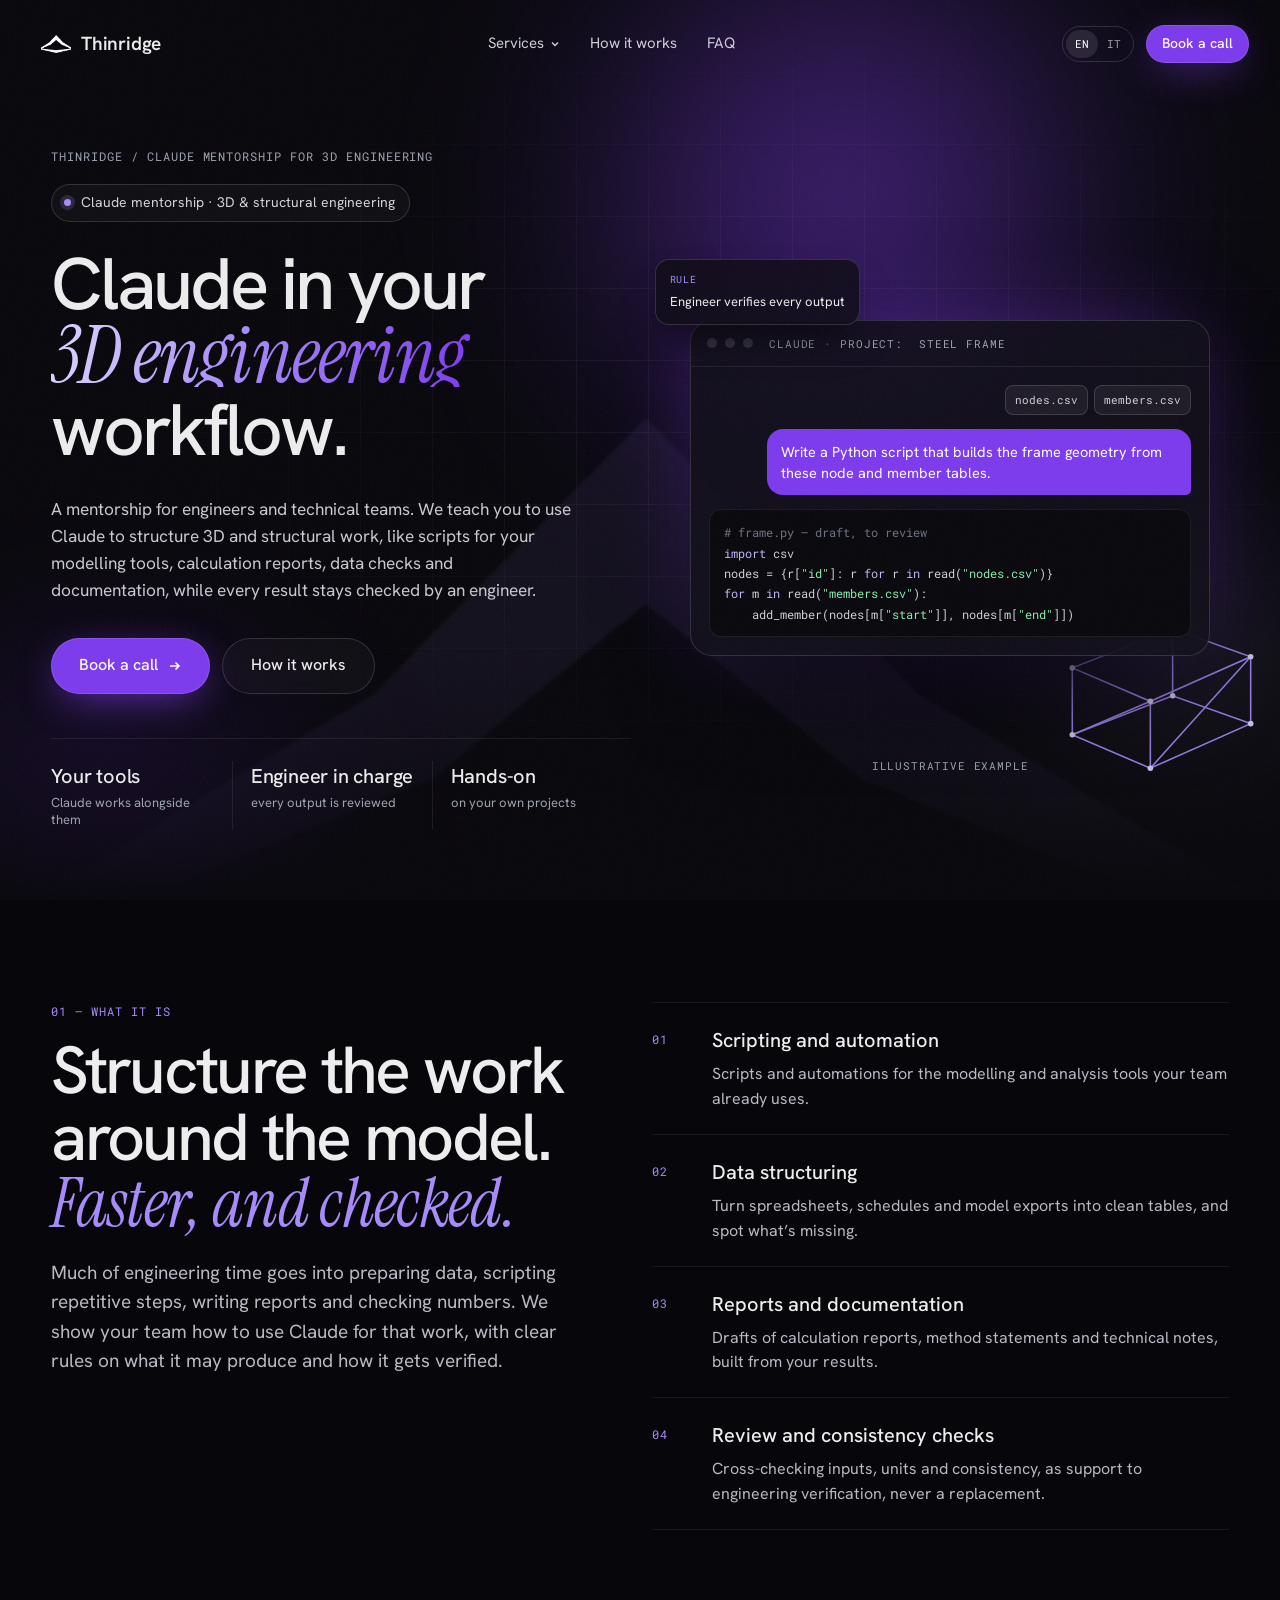
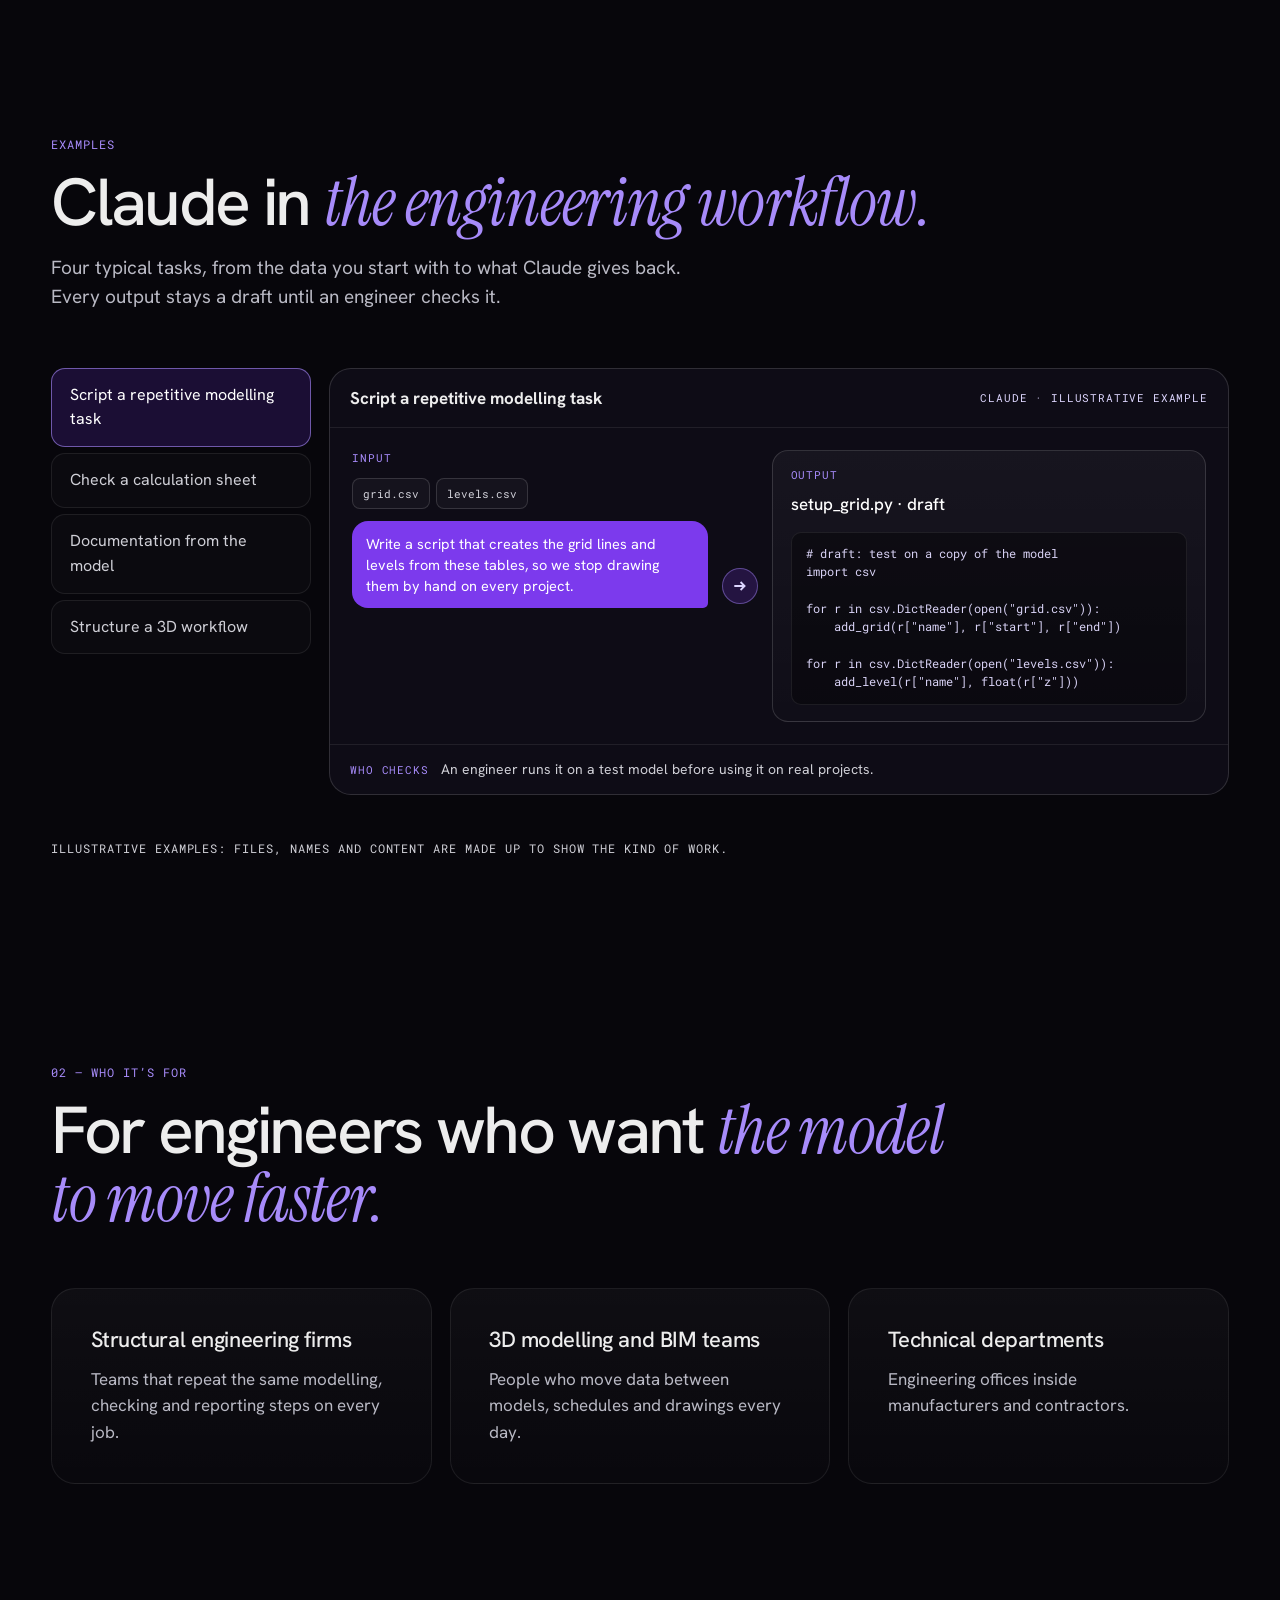
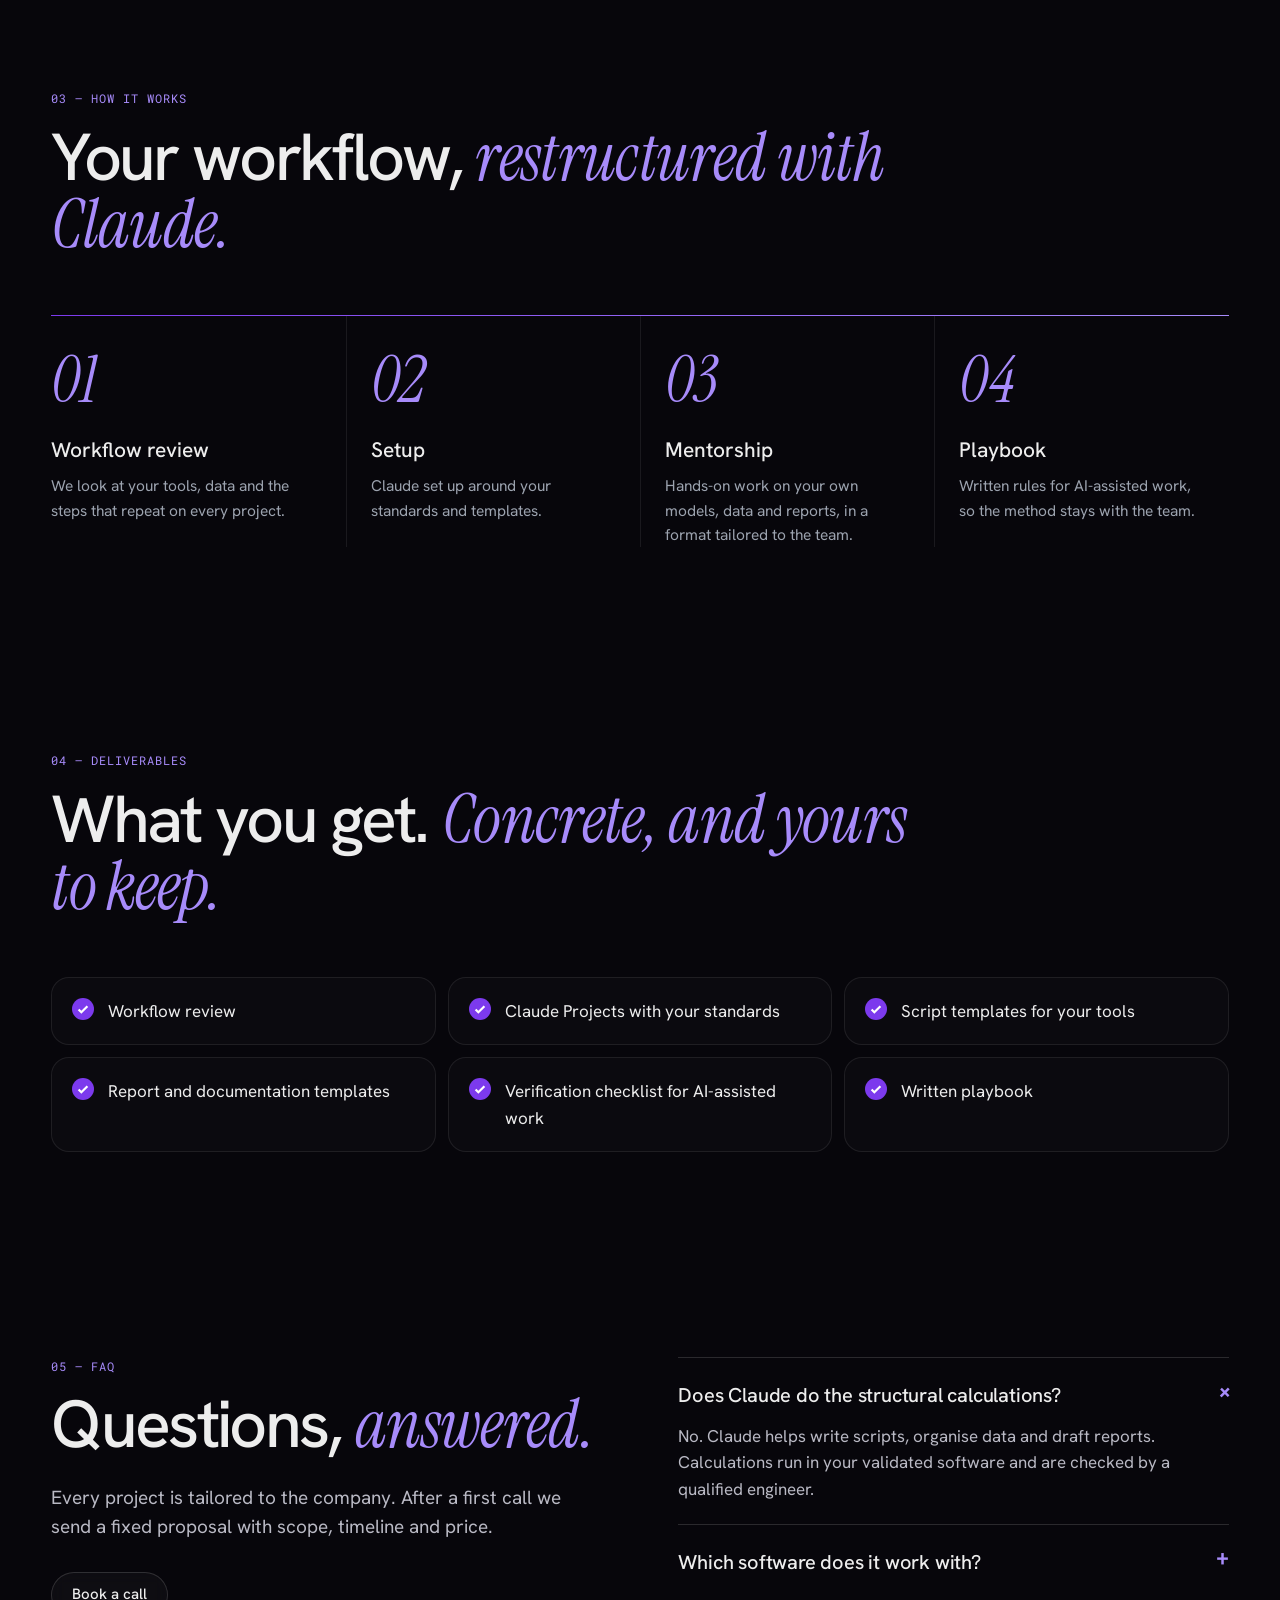
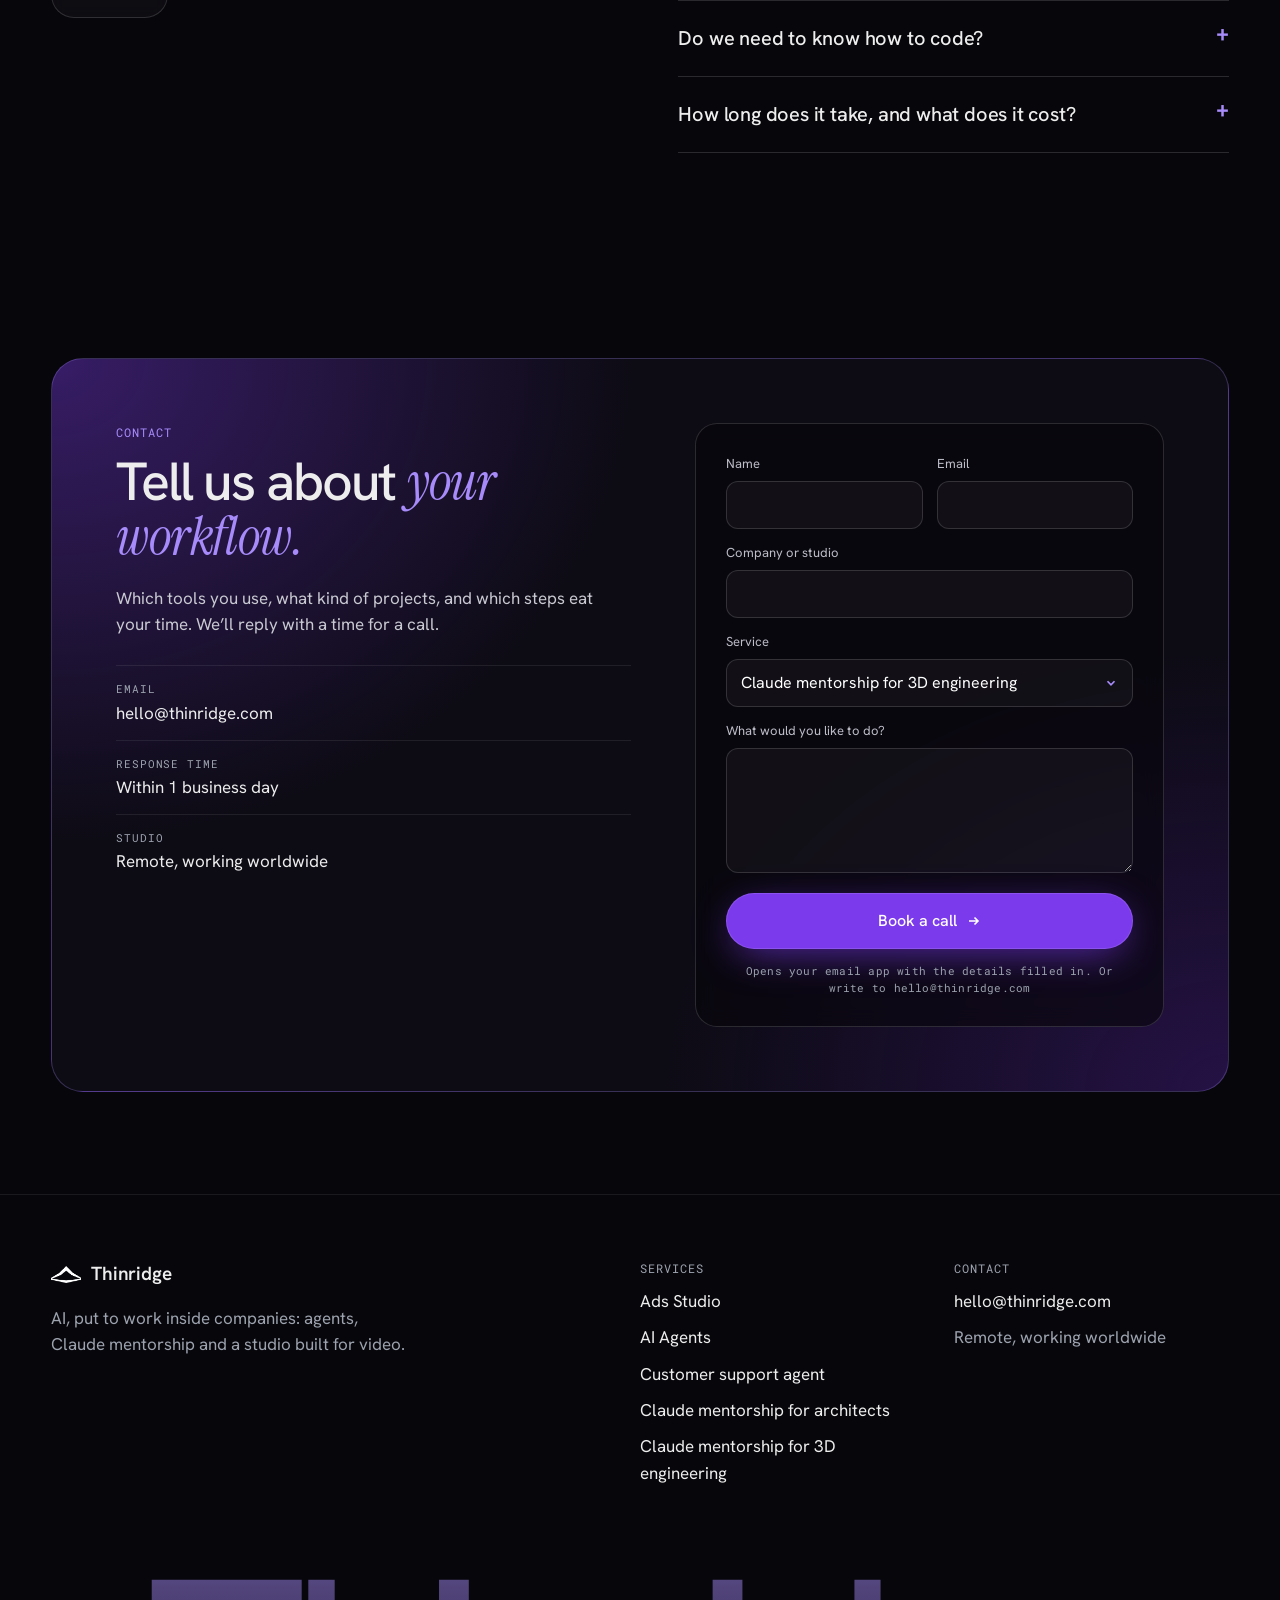
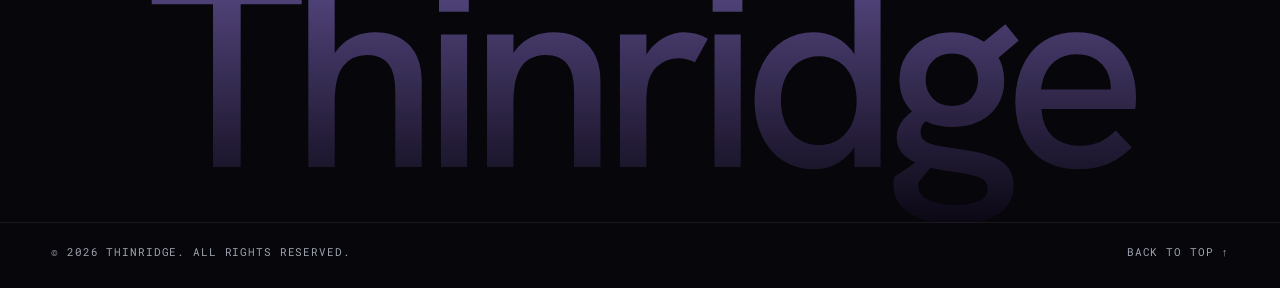
<file: claude-for-engineering/index.html>
<!doctype html>
<html lang="en">
<head>
<meta charset="utf-8" />
<meta name="viewport" content="width=device-width, initial-scale=1, viewport-fit=cover" />
<title>Claude mentorship for 3D engineering — Thinridge</title>
<meta name="description" content="A mentorship that teaches engineers to use Claude to structure 3D and structural engineering work: scripts, data, reports and checks." />
<meta name="theme-color" content="#07060b" />
<meta property="og:title" content="Claude mentorship for 3D engineering — Thinridge" />
<meta property="og:description" content="A mentorship that teaches engineers to use Claude to structure 3D and structural engineering work: scripts, data, reports and checks." />
<meta property="og:image" content="../assets/og.jpg" />
<link rel="icon" type="image/svg+xml" href="../assets/favicon.svg" />
<link rel="preconnect" href="https://fonts.googleapis.com" />
<link rel="preconnect" href="https://fonts.gstatic.com" crossorigin />
<link href="https://fonts.googleapis.com/css2?family=Hanken+Grotesk:wght@400;500;600&family=Instrument+Serif:ital@0;1&family=Roboto+Mono:wght@400;500&display=swap" rel="stylesheet" />
<link rel="stylesheet" href="../styles.css" />
</head>
<body data-title-it="Claude mentorship per l’ingegneria 3D — Thinridge">
<div class="grain" aria-hidden="true"></div>
<header class="nav" id="nav">
  <a class="brand" href="../" aria-label="Thinridge home"><img src="../assets/mark-white.png" alt="" width="34" height="19" /><span>Thinridge</span></a>
  <nav class="nav-links" aria-label="Main">
    <div class="dd"><button class="dd-btn" aria-expanded="false" aria-haspopup="true"><span data-it="Servizi">Services</span><svg viewBox="0 0 10 10"><path d="M2 3.5 5 6.5 8 3.5" fill="none" stroke="currentColor" stroke-width="1.4"/></svg></button>
      <div class="dd-panel"><a href="../ads/"><span class="dd-ico"><svg viewBox="0 0 24 24" fill="none" stroke="currentColor" stroke-width="1.6"><rect x="3" y="5" width="18" height="14" rx="3"/><path d="M10 9.2v5.6l4.8-2.8z" fill="currentColor"/></svg></span><span><b data-it="Ads Studio">Ads Studio</b><small data-it="Video ads animate e static ads con l’AI">AI animated video ads and static ads</small></span></a><a href="../ai-agents/"><span class="dd-ico"><svg viewBox="0 0 24 24" fill="none" stroke="currentColor" stroke-width="1.6"><circle cx="12" cy="12" r="3"/><circle cx="4.5" cy="5" r="1.8"/><circle cx="19.5" cy="5" r="1.8"/><circle cx="4.5" cy="19" r="1.8"/><circle cx="19.5" cy="19" r="1.8"/><path d="M6 6.3 9.8 10M18 6.3 14.2 10M6 17.7l3.8-3.7M18 17.7l-3.8-3.7"/></svg></span><span><b data-it="AI Agents">AI Agents</b><small data-it="Agenti su misura e automazione per la tua azienda">Custom agents and automation for your company</small></span></a><a href="../support-agent/"><span class="dd-ico"><svg viewBox="0 0 24 24" fill="none" stroke="currentColor" stroke-width="1.6"><path d="M4 5h16v11H9l-5 4z"/><path d="M8 9.5h8M8 12.5h5"/></svg></span><span><b data-it="Agente per il customer support">Customer support agent</b><small data-it="Un agente chat AI che risponde dalla tua conoscenza">An AI chat agent that answers from your knowledge</small></span></a><a href="../claude-for-architects/"><span class="dd-ico"><svg viewBox="0 0 24 24" fill="none" stroke="currentColor" stroke-width="1.6"><path d="M3 21h18M5 21V10l7-5 7 5v11M9 21v-6h6v6"/></svg></span><span><b data-it="Claude mentorship per architetti">Claude mentorship for architects</b><small data-it="Insegniamo agli studi di architettura a lavorare con Claude">Teaching architecture studios to work with Claude</small></span></a><a href="../claude-for-engineering/" class="cur"><span class="dd-ico"><svg viewBox="0 0 24 24" fill="none" stroke="currentColor" stroke-width="1.6"><path d="M12 2.8 20 7.4v9.2L12 21.2 4 16.6V7.4z"/><path d="M4 7.4 12 12l8-4.6M12 12v9.2"/></svg></span><span><b data-it="Claude mentorship per l’ingegneria 3D">Claude mentorship for 3D engineering</b><small data-it="Claude nei flussi di lavoro 3D e strutturali">Claude for 3D and structural engineering workflows</small></span></a></div></div>
    <a href="#how" data-it="Come funziona">How it works</a><a href="#faq" data-it="FAQ">FAQ</a>
  </nav>
  <div class="nav-right">
    <div class="lang" role="group" aria-label="Language"><button data-lang="en" class="on">EN</button><button data-lang="it">IT</button></div>
    <a class="btn btn-sm btn-primary" href="#contact" data-it="Prenota una call">Book a call</a>
    <button class="burger" aria-label="Menu" aria-expanded="false"><span></span><span></span></button>
  </div>
</header>
<div class="mobile-menu" id="mobileMenu">
  <a href="../">Home</a>
  <div class="mm-sub"><span class="mono" data-it="Servizi">Services</span><a href="../ads/" data-it="Ads Studio">Ads Studio</a><a href="../ai-agents/" data-it="AI Agents">AI Agents</a><a href="../support-agent/" data-it="Agente per il customer support">Customer support agent</a><a href="../claude-for-architects/" data-it="Claude mentorship per architetti">Claude mentorship for architects</a><a href="../claude-for-engineering/" data-it="Claude mentorship per l’ingegneria 3D">Claude mentorship for 3D engineering</a></div>
  <a href="#how" data-it="Come funziona">How it works</a><a href="#faq" data-it="FAQ">FAQ</a>
  <a href="#contact" class="btn btn-primary" data-it="Prenota una call">Book a call</a>
</div>
<main id="top"><section class="hero ph-hero">
  <div class="hero-bg" aria-hidden="true"><div class="glow g1"></div><div class="glow g2"></div><div class="glow g3"></div><div class="gridlines"></div><img class="ridge" src="../assets/mark-violet.png" alt="" /></div>
  <div class="hero-inner">
    <div class="hero-copy">
      <p class="crumb mono reveal"><a href="../">Thinridge</a><span>/</span><span data-it="Claude mentorship per l’ingegneria 3D">Claude mentorship for 3D engineering</span></p>
      <p class="eyebrow reveal"><span class="dot"></span><span data-it="Claude mentorship · Ingegneria 3D e strutturale">Claude mentorship · 3D & structural engineering</span></p>
      <h1 class="hero-title"><span class="line"><span data-it="Claude nel tuo">Claude in your</span></span><span class="line"><em class="serif" data-it="lavoro di ingegneria">3D engineering</em></span><span class="line"><span data-it="3D.">workflow.</span></span></h1>
      <p class="hero-sub reveal" data-it="Una mentorship per ingegneri e team tecnici. Insegniamo a usare Claude per strutturare il lavoro 3D e strutturale, come script per i software di modellazione, relazioni di calcolo, controlli sui dati e documentazione, con ogni risultato verificato da un ingegnere.">A mentorship for engineers and technical teams. We teach you to use Claude to structure 3D and structural work, like scripts for your modelling tools, calculation reports, data checks and documentation, while every result stays checked by an engineer.</p>
      <div class="hero-ctas reveal"><a class="btn btn-primary btn-lg" href="#contact"><span data-it="Prenota una call">Book a call</span><svg viewBox="0 0 14 14" aria-hidden="true"><path d="M2 7h9M7.5 3.5 11 7l-3.5 3.5" fill="none" stroke="currentColor" stroke-width="1.6"/></svg></a><a class="btn btn-ghost btn-lg" href="#how"><span data-it="Come funziona">How it works</span></a></div>
      <ul class="hero-facts reveal"><li><b data-it="I tuoi strumenti">Your tools</b><span data-it="Claude lavora accanto a loro">Claude works alongside them</span></li><li><b data-it="L’ingegnere decide">Engineer in charge</b><span data-it="ogni output viene verificato">every output is reviewed</span></li><li><b data-it="Pratica">Hands-on</b><span data-it="sui tuoi progetti">on your own projects</span></li></ul>
    </div>
    <div class="visual reveal"><div class="mock" aria-label="Illustrative Claude session">
  <div class="mock-bar"><i></i><i></i><i></i><span class="mono">Claude · Project: <span data-it="Telaio in acciaio">Steel frame</span></span></div>
  <div class="mock-body seq">
    <div class="att" style="animation-delay:.2s"><span>nodes.csv</span><span>members.csv</span></div>
    <div class="msg u" style="animation-delay:.8s" data-it="Scrivi uno script Python che costruisce la geometria del telaio da queste tabelle di nodi e aste.">Write a Python script that builds the frame geometry from these node and member tables.</div>
    <div class="code" style="animation-delay:1.8s"><span class="c"># frame.py — draft, to review</span>
<span class="k">import</span> csv
nodes = {r[<span class="s">"id"</span>]: r <span class="k">for</span> r <span class="k">in</span> read(<span class="s">"nodes.csv"</span>)}
<span class="k">for</span> m <span class="k">in</span> read(<span class="s">"members.csv"</span>):
    add_member(nodes[m[<span class="s">"start"</span>]], nodes[m[<span class="s">"end"</span>]])</div>
  </div>
</div>
<svg class="wire" viewBox="0 0 200 160" aria-hidden="true">
  <path d="M20 120 L90 150 L180 110 L110 85 Z"/><path d="M20 60 L90 90 L180 50 L110 25 Z" style="animation-delay:.4s"/>
  <line x1="20" y1="120" x2="20" y2="60" style="animation-delay:.8s"/><line x1="90" y1="150" x2="90" y2="90" style="animation-delay:.9s"/><line x1="180" y1="110" x2="180" y2="50" style="animation-delay:1s"/><line x1="110" y1="85" x2="110" y2="25" style="animation-delay:1.1s"/>
  <line x1="20" y1="120" x2="90" y2="90" style="animation-delay:1.4s"/><line x1="90" y1="150" x2="180" y2="50" style="animation-delay:1.5s"/>
  <circle cx="20" cy="120" r="2.5"/><circle cx="90" cy="150" r="2.5"/><circle cx="180" cy="110" r="2.5"/><circle cx="110" cy="85" r="2.5"/><circle cx="20" cy="60" r="2.5"/><circle cx="90" cy="90" r="2.5"/><circle cx="180" cy="50" r="2.5"/><circle cx="110" cy="25" r="2.5"/>
</svg>
<div class="float-card" style="left:-3%;top:6%"><span class="mono" data-it="Regola">Rule</span><span data-it="L’ingegnere verifica ogni output">Engineer verifies every output</span></div>
<span class="illus mono" data-it="Esempio illustrativo">Illustrative example</span></div>
  </div>
  
</section><section class="section" id="what"><div class="wrap split">
  <div><p class="kicker mono">01 — <span data-it="Cos’è">What it is</span></p><h2 class="reveal" style="margin-top:16px"><span data-it="Struttura il lavoro attorno al modello.">Structure the work around the model.</span> <em class="serif"><span data-it="Più veloce, e verificato.">Faster, and checked.</span></em></h2><p class="lead reveal" data-it="Gran parte del tempo in ingegneria va in preparare dati, scrivere script per passaggi ripetitivi, redigere relazioni e controllare numeri. Mostriamo al team come usare Claude per questo lavoro, con regole chiare su cosa può produrre e su come viene verificato.">Much of engineering time goes into preparing data, scripting repetitive steps, writing reports and checking numbers. We show your team how to use Claude for that work, with clear rules on what it may produce and how it gets verified.</p></div>
  <ul class="points"><li class="reveal"><span class="mono">01</span><h4 data-it="Script e automazione">Scripting and automation</h4><p data-it="Script e automazioni per i software di modellazione e analisi che il team usa già.">Scripts and automations for the modelling and analysis tools your team already uses.</p></li><li class="reveal"><span class="mono">02</span><h4 data-it="Strutturare i dati">Data structuring</h4><p data-it="Trasformare fogli di calcolo, abachi ed export dei modelli in tabelle pulite, e trovare ciò che manca.">Turn spreadsheets, schedules and model exports into clean tables, and spot what’s missing.</p></li><li class="reveal"><span class="mono">03</span><h4 data-it="Relazioni e documentazione">Reports and documentation</h4><p data-it="Bozze di relazioni di calcolo, method statement e note tecniche, costruite dai vostri risultati.">Drafts of calculation reports, method statements and technical notes, built from your results.</p></li><li class="reveal"><span class="mono">04</span><h4 data-it="Revisione e controlli di coerenza">Review and consistency checks</h4><p data-it="Controllo incrociato di input, unità e coerenza, come supporto alla verifica ingegneristica, mai come sostituto.">Cross-checking inputs, units and consistency, as support to engineering verification, never a replacement.</p></li></ul></div></section><section class="section" id="examples"><div class="wrap">
  <div class="sec-head"><p class="kicker mono"><span data-it="Esempi">Examples</span></p><h2 class="reveal"><span data-it="Claude nel">Claude in</span> <em class="serif"><span data-it="flusso di ingegneria.">the engineering workflow.</span></em></h2><p class="lead reveal" data-it="Quattro compiti tipici, dai dati di partenza a ciò che Claude restituisce. Ogni output resta una bozza finché un ingegnere non lo verifica.">Four typical tasks, from the data you start with to what Claude gives back. Every output stays a draft until an engineer checks it.</p></div>
  <div class="examples reveal" data-tabs><div class="tabs" role="tablist"><button class="tab on" data-tab="examples-0" role="tab"><span data-it="Script per un passaggio ripetitivo">Script a repetitive modelling task</span></button><button class="tab" data-tab="examples-1" role="tab"><span data-it="Controllare un foglio di calcolo">Check a calculation sheet</span></button><button class="tab" data-tab="examples-2" role="tab"><span data-it="Documentazione dal modello">Documentation from the model</span></button><button class="tab" data-tab="examples-3" role="tab"><span data-it="Strutturare un flusso 3D">Structure a 3D workflow</span></button></div><div class="ex-panels"><div class="ex-panel on" data-panel="examples-0" role="tabpanel"><div class="ex-head"><b><span data-it="Script per un passaggio ripetitivo">Script a repetitive modelling task</span></b><span class="mono ch-tag"><span data-it="Claude · esempio illustrativo">Claude · illustrative example</span></span></div><div class="uc-grid"><div class="uc-in"><span class="uc-lab mono"><span data-it="Input">Input</span></span><div class=uc-chips><span class="uc-chip mono">grid.csv</span><span class="uc-chip mono">levels.csv</span></div><div class="msg u" data-it="Scrivi uno script che crei fili fissi e livelli da queste tabelle, così smettiamo di disegnarli a mano su ogni progetto.">Write a script that creates the grid lines and levels from these tables, so we stop drawing them by hand on every project.</div></div><span class="uc-arrow" aria-hidden="true"><svg viewBox="0 0 14 14" aria-hidden="true"><path d="M2 7h9M7.5 3.5 11 7l-3.5 3.5" fill="none" stroke="currentColor" stroke-width="1.6"/></svg></span><div class="uc-out"><span class="uc-lab mono"><span data-it="Output">Output</span></span><h5 data-it="setup_grid.py · bozza">setup_grid.py · draft</h5><pre class="uc-code mono"># draft: test on a copy of the model
import csv

for r in csv.DictReader(open(&quot;grid.csv&quot;)):
    add_grid(r[&quot;name&quot;], r[&quot;start&quot;], r[&quot;end&quot;])

for r in csv.DictReader(open(&quot;levels.csv&quot;)):
    add_level(r[&quot;name&quot;], float(r[&quot;z&quot;]))</pre></div></div><div class="ex-foot"><span class="mono"><span data-it="Chi verifica">Who checks</span></span><span data-it="Un ingegnere lo prova su un modello di test prima di usarlo sui progetti veri.">An engineer runs it on a test model before using it on real projects.</span></div></div><div class="ex-panel" data-panel="examples-1" role="tabpanel"><div class="ex-head"><b><span data-it="Controllare un foglio di calcolo">Check a calculation sheet</span></b><span class="mono ch-tag"><span data-it="Claude · esempio illustrativo">Claude · illustrative example</span></span></div><div class="uc-grid"><div class="uc-in"><span class="uc-lab mono"><span data-it="Input">Input</span></span><div class=uc-chips><span class="uc-chip mono">beam_checks.xlsx</span></div><div class="msg u" data-it="Controlla questo foglio e segnala tutto ciò che sembra incoerente: unità, dati mancanti, formule che rompono lo schema.">Go through this sheet and flag anything that looks inconsistent: units, missing inputs, formulas that break the pattern.</div></div><span class="uc-arrow" aria-hidden="true"><svg viewBox="0 0 14 14" aria-hidden="true"><path d="M2 7h9M7.5 3.5 11 7l-3.5 3.5" fill="none" stroke="currentColor" stroke-width="1.6"/></svg></span><div class="uc-out"><span class="uc-lab mono"><span data-it="Output">Output</span></span><h5 data-it="Punti da verificare">Points to review</h5><ul class="uc-list"><li class="f-warn"><i>!</i><span data-it="Riga 14: luce inserita in mm, le altre righe usano m.">Row 14: span entered in mm, the other rows use m.</span></li><li class="f-warn"><i>!</i><span data-it="Riga 22: manca la combinazione di carico.">Row 22: load case missing.</span></li><li class="f-warn"><i>!</i><span data-it="Riga 31: formula diversa dal resto della colonna.">Row 31: formula differs from the rest of the column.</span></li><li class="f-ok"><i>✓</i><span data-it="Altre righe: nessun problema trovato.">Other rows: no issues found.</span></li></ul></div></div><div class="ex-foot"><span class="mono"><span data-it="Chi verifica">Who checks</span></span><span data-it="L’ingegnere decide cosa correggere. Claude si limita a segnalarlo.">The engineer decides what to correct. Claude only points it out.</span></div></div><div class="ex-panel" data-panel="examples-2" role="tabpanel"><div class="ex-head"><b><span data-it="Documentazione dal modello">Documentation from the model</span></b><span class="mono ch-tag"><span data-it="Claude · esempio illustrativo">Claude · illustrative example</span></span></div><div class="uc-grid"><div class="uc-in"><span class="uc-lab mono"><span data-it="Input">Input</span></span><div class=uc-chips><span class="uc-chip mono">model_export.csv</span><span class="uc-chip mono">report_template.docx</span></div><div class="msg u" data-it="Da questo export del modello, scrivi il capitolo “Materiali e sezioni” della relazione con il nostro template.">From this model export, write the “Materials and sections” chapter of the report using our template.</div></div><span class="uc-arrow" aria-hidden="true"><svg viewBox="0 0 14 14" aria-hidden="true"><path d="M2 7h9M7.5 3.5 11 7l-3.5 3.5" fill="none" stroke="currentColor" stroke-width="1.6"/></svg></span><div class="uc-out"><span class="uc-lab mono"><span data-it="Output">Output</span></span><h5 data-it="Materiali e sezioni · bozza">Materials and sections · draft</h5><div class="uc-tw"><table class="uc-table"><thead><tr><th data-it="Elemento">Element</th><th data-it="Sezione">Section</th><th data-it="Materiale">Material</th></tr></thead><tbody><tr><td data-it="Pilastri">Columns</td><td data-it="da export">from export</td><td data-it="da export">from export</td></tr><tr><td data-it="Travi principali">Main beams</td><td data-it="da export">from export</td><td data-it="da export">from export</td></tr><tr><td data-it="Controventi">Bracing</td><td data-it="da export">from export</td><td data-it="da export">from export</td></tr></tbody></table></div></div></div><div class="ex-foot"><span class="mono"><span data-it="Chi verifica">Who checks</span></span><span data-it="I valori arrivano direttamente dal modello. L’ingegnere rivede il testo intorno.">Values come straight from the model. The engineer reviews the text around them.</span></div></div><div class="ex-panel" data-panel="examples-3" role="tabpanel"><div class="ex-head"><b><span data-it="Strutturare un flusso 3D">Structure a 3D workflow</span></b><span class="mono ch-tag"><span data-it="Claude · esempio illustrativo">Claude · illustrative example</span></span></div><div class="uc-grid"><div class="uc-in"><span class="uc-lab mono"><span data-it="Input">Input</span></span><p class="uc-note" data-it="Come lavora oggi il team, descritto in poche righe.">How the team works today, described in a few lines.</p><div class="msg u" data-it="Trasforma il nostro modo di lavorare in un flusso chiaro, con un controllo a ogni passaggio.">Turn our current way of working into a clear workflow, with a check at every hand-off.</div></div><span class="uc-arrow" aria-hidden="true"><svg viewBox="0 0 14 14" aria-hidden="true"><path d="M2 7h9M7.5 3.5 11 7l-3.5 3.5" fill="none" stroke="currentColor" stroke-width="1.6"/></svg></span><div class="uc-out"><span class="uc-lab mono"><span data-it="Output">Output</span></span><h5 data-it="Flusso di lavoro">Workflow</h5><ul class="uc-list"><li class="f-todo"><i>→</i><span data-it="1. Importare e pulire i dati di partenza.">1. Import and clean the input data.</span></li><li class="f-todo"><i>→</i><span data-it="2. Costruire il modello con gli script del team.">2. Build the model with the team’s scripts.</span></li><li class="f-ok"><i>✓</i><span data-it="Controllo: geometria e carichi verificati.">Check: geometry and loads reviewed.</span></li><li class="f-todo"><i>→</i><span data-it="3. Lanciare l’analisi, esportare i risultati.">3. Run the analysis, export results.</span></li><li class="f-ok"><i>✓</i><span data-it="Controllo: risultati verificati prima della relazione.">Check: results reviewed before the report.</span></li></ul></div></div><div class="ex-foot"><span class="mono"><span data-it="Chi verifica">Who checks</span></span><span data-it="Il team adatta il flusso ai propri standard.">The team adapts the workflow to its own standards.</span></div></div></div></div>
  <p class="steps-note mono reveal" data-it="Esempi illustrativi: file, nomi e contenuti sono inventati per mostrare il tipo di lavoro.">Illustrative examples: files, names and content are made up to show the kind of work.</p>
</div></section><section class="section" id="who"><div class="wrap"><div class="sec-head"><p class="kicker mono">02 — <span data-it="Per chi è">Who it’s for</span></p><h2 class="reveal"><span data-it="Per ingegneri che vogliono">For engineers who want</span> <em class="serif"><span data-it="che il modello vada più veloce.">the model to move faster.</span></em></h2></div><div class="who"><article class="card reveal"><h3 data-it="Studi di ingegneria strutturale">Structural engineering firms</h3><p data-it="Team che ripetono gli stessi passaggi di modellazione, verifica e relazione su ogni commessa.">Teams that repeat the same modelling, checking and reporting steps on every job.</p></article><article class="card reveal"><h3 data-it="Team di modellazione 3D e BIM">3D modelling and BIM teams</h3><p data-it="Chi sposta dati tra modelli, abachi e tavole ogni giorno.">People who move data between models, schedules and drawings every day.</p></article><article class="card reveal"><h3 data-it="Uffici tecnici">Technical departments</h3><p data-it="Uffici di ingegneria dentro aziende produttrici e imprese.">Engineering offices inside manufacturers and contractors.</p></article></div></div></section><section class="section" id="how"><div class="wrap"><div class="sec-head"><p class="kicker mono">03 — <span data-it="Come funziona">How it works</span></p><h2 class="reveal"><span data-it="Il tuo flusso di lavoro,">Your workflow,</span> <em class="serif"><span data-it="ristrutturato con Claude.">restructured with Claude.</span></em></h2></div><ol class="steps"><li class="reveal"><span class="num serif">01</span><h4 data-it="Analisi del flusso">Workflow review</h4><p data-it="Guardiamo strumenti, dati e passaggi che si ripetono su ogni progetto.">We look at your tools, data and the steps that repeat on every project.</p></li><li class="reveal"><span class="num serif">02</span><h4 data-it="Setup">Setup</h4><p data-it="Claude impostato attorno ai vostri standard e template.">Claude set up around your standards and templates.</p></li><li class="reveal"><span class="num serif">03</span><h4 data-it="Mentorship">Mentorship</h4><p data-it="Lavoro pratico su modelli, dati e relazioni vostri, in un formato su misura per il team.">Hands-on work on your own models, data and reports, in a format tailored to the team.</p></li><li class="reveal"><span class="num serif">04</span><h4 data-it="Playbook">Playbook</h4><p data-it="Regole scritte per il lavoro assistito dall’AI, così il metodo resta al team.">Written rules for AI-assisted work, so the method stays with the team.</p></li></ol></div></section><section class="section" id="deliverables"><div class="wrap"><div class="sec-head"><p class="kicker mono">04 — <span data-it="Cosa ricevi">Deliverables</span></p><h2 class="reveal"><span data-it="Cosa ricevi.">What you get.</span> <em class="serif"><span data-it="Concreto, e resta tuo.">Concrete, and yours to keep.</span></em></h2></div><ul class="deliv"><li class="reveal"><span data-it="Analisi del flusso di lavoro">Workflow review</span></li><li class="reveal"><span data-it="Project di Claude con i vostri standard">Claude Projects with your standards</span></li><li class="reveal"><span data-it="Template di script per i vostri software">Script templates for your tools</span></li><li class="reveal"><span data-it="Template per relazioni e documentazione">Report and documentation templates</span></li><li class="reveal"><span data-it="Checklist di verifica per il lavoro con l’AI">Verification checklist for AI-assisted work</span></li><li class="reveal"><span data-it="Playbook scritto">Written playbook</span></li></ul></div></section><section class="section" id="faq"><div class="wrap two">
  <div><p class="kicker mono">05 — FAQ</p><h2 class="reveal"><span data-it="Domande,">Questions,</span> <em class="serif"><span data-it="risposte.">answered.</span></em></h2>
  <p class="lead reveal" data-it="Ogni progetto è su misura per l’azienda. Dopo una prima call mandiamo una proposta a prezzo fisso con scope, tempistiche e prezzo.">Every project is tailored to the company. After a first call we send a fixed proposal with scope, timeline and price.</p>
  <a class="btn btn-ghost reveal" href="#contact"><span data-it="Prenota una call">Book a call</span></a></div>
  <div class="faq"><details class="reveal" open><summary data-it="Claude fa i calcoli strutturali?">Does Claude do the structural calculations?</summary><p data-it="No. Claude aiuta a scrivere script, organizzare dati e redigere relazioni. I calcoli si fanno nei vostri software validati e li verifica un ingegnere abilitato.">No. Claude helps write scripts, organise data and draft reports. Calculations run in your validated software and are checked by a qualified engineer.</p></details><details class="reveal"><summary data-it="Con quali software funziona?">Which software does it work with?</summary><p data-it="Partiamo dagli strumenti che il team usa già e li guardiamo insieme nella prima call.">We start from the tools your team already uses and look at them together in the first call.</p></details><details class="reveal"><summary data-it="Dobbiamo saper programmare?">Do we need to know how to code?</summary><p data-it="No. Gli script li scrive Claude; insegniamo al team come chiederli, leggerli e testarli.">No. Claude writes the scripts; we teach your team how to ask for them, read them and test them.</p></details><details class="reveal"><summary data-it="Quanto dura e quanto costa?">How long does it take, and what does it cost?</summary><p data-it="Formato, durata e prezzo sono su misura per il team e li definiamo insieme nella proposta dopo una prima call.">Format, duration and price are tailored to your team and defined together in the proposal after a first call.</p></details></div></div></section><section class="section contact" id="contact">
  <div class="wrap">
    <div class="offer reveal">
      <div class="offer-copy">
        <p class="kicker mono" data-it="Contatti">Contact</p>
        <h2><span data-it="Raccontaci">Tell us about</span> <em class="serif"><span data-it="il tuo flusso di lavoro.">your workflow.</span></em></h2>
        <p data-it="Che strumenti usate, che tipo di progetti e quali passaggi vi rubano tempo. Ti rispondiamo con un orario per una call.">Which tools you use, what kind of projects, and which steps eat your time. We’ll reply with a time for a call.</p>
        <div class="contact-meta">
          <div><span class="mono">Email</span><a href="mailto:hello@thinridge.com">hello@thinridge.com</a></div>
          <div><span class="mono" data-it="Tempo di risposta">Response time</span><span data-it="Entro 1 giorno lavorativo">Within 1 business day</span></div>
          <div><span class="mono" data-it="Studio">Studio</span><span data-it="Da remoto, in tutto il mondo">Remote, working worldwide</span></div>
        </div>
      </div>
      <form class="form" data-mailto="Claude mentorship for 3D engineering" novalidate>
        <label><span data-it="Nome">Name</span><input name="name" autocomplete="name" required /></label>
        <label><span>Email</span><input name="email" type="email" autocomplete="email" required /></label>
        <label class="full"><span data-it="Azienda o studio">Company or studio</span><input name="company" autocomplete="organization" /></label>
        <label class="full"><span data-it="Servizio">Service</span><select name="service"><option value="" data-it="Seleziona">Select</option><option value="Ads Studio" data-it="Ads Studio">Ads Studio</option><option value="AI Agents" data-it="AI Agents">AI Agents</option><option value="Customer support agent" data-it="Agente per il customer support">Customer support agent</option><option value="Claude mentorship for architects" data-it="Claude mentorship per architetti">Claude mentorship for architects</option><option value="Claude mentorship for 3D engineering" selected data-it="Claude mentorship per l’ingegneria 3D">Claude mentorship for 3D engineering</option><option value="Other" data-it="Altro">Other</option></select></label>
        <label class="full"><span data-it="Cosa vorresti fare?">What would you like to do?</span><textarea name="message" rows="4"></textarea></label>
        <button class="btn btn-primary btn-lg full" type="submit"><span data-it="Prenota una call">Book a call</span><svg viewBox="0 0 14 14" aria-hidden="true"><path d="M2 7h9M7.5 3.5 11 7l-3.5 3.5" fill="none" stroke="currentColor" stroke-width="1.6"/></svg></button>
        <p class="form-note mono full" data-it="Apre la tua app email con i dati già compilati. Oppure scrivi a hello@thinridge.com">Opens your email app with the details filled in. Or write to hello@thinridge.com</p>
      </form>
    </div>
  </div>
</section>
</main><footer class="footer">
  <div class="wrap foot-grid">
    <div>
      <a class="brand" href="../"><img src="../assets/mark-white.png" alt="" width="34" height="19" /><span>Thinridge</span></a>
      <p class="muted" data-it="Mettiamo l’AI al lavoro dentro le aziende: agenti, mentorship su Claude e uno studio fatto per il video.">AI, put to work inside companies: agents, Claude mentorship and a studio built for video.</p>
    </div>
    <div><p class="mono muted" data-it="Servizi">Services</p><a href="../ads/" data-it="Ads Studio">Ads Studio</a><a href="../ai-agents/" data-it="AI Agents">AI Agents</a><a href="../support-agent/" data-it="Agente per il customer support">Customer support agent</a><a href="../claude-for-architects/" data-it="Claude mentorship per architetti">Claude mentorship for architects</a><a href="../claude-for-engineering/" data-it="Claude mentorship per l’ingegneria 3D">Claude mentorship for 3D engineering</a></div>
    <div><p class="mono muted" data-it="Contatti">Contact</p><a href="mailto:hello@thinridge.com">hello@thinridge.com</a><span class="muted" data-it="Da remoto, in tutto il mondo">Remote, working worldwide</span></div>
  </div>
  <div class="wordmark" aria-hidden="true">Thinridge</div>
  <div class="wrap foot-bottom mono muted"><span>© 2026 Thinridge. <span data-it="Tutti i diritti riservati.">All rights reserved.</span></span><a href="#top" data-it="Torna su ↑">Back to top ↑</a></div>
</footer>
<script src="../main.js" defer></script>
</body>
</html>
</file>
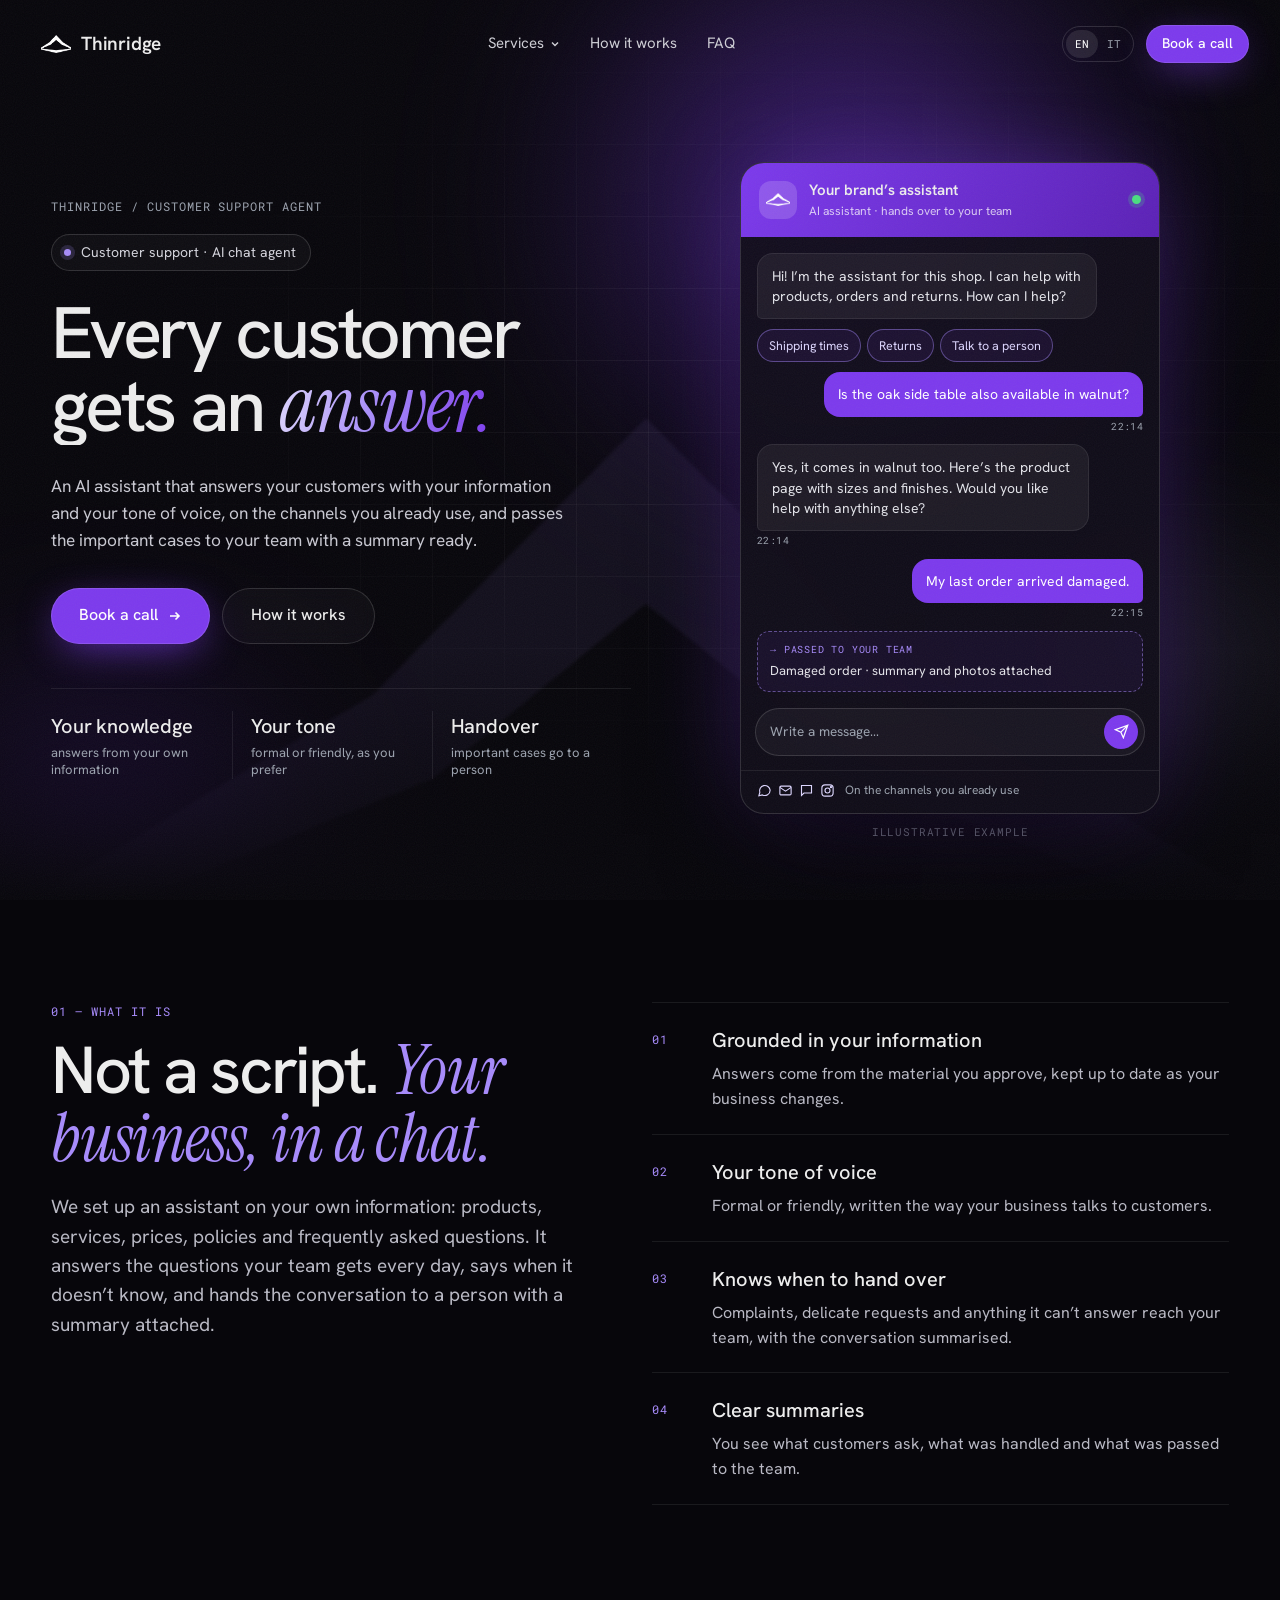
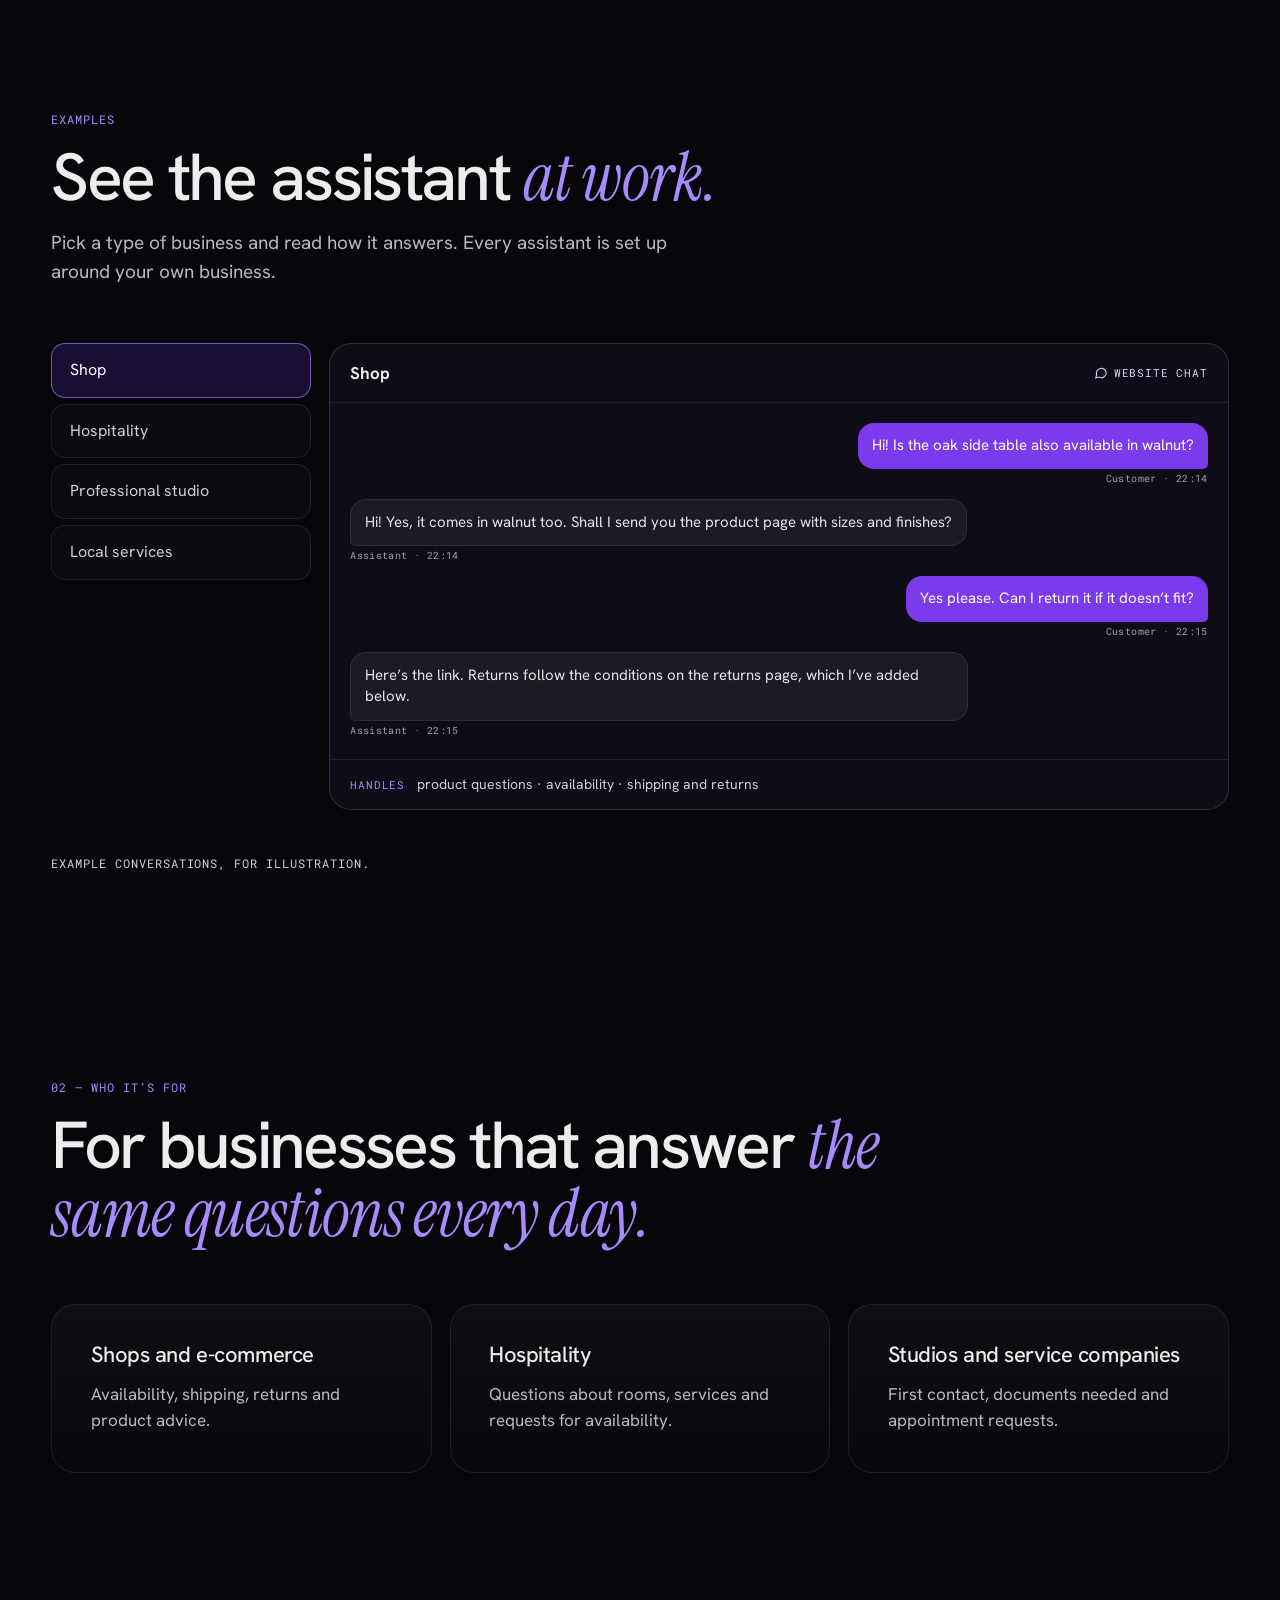
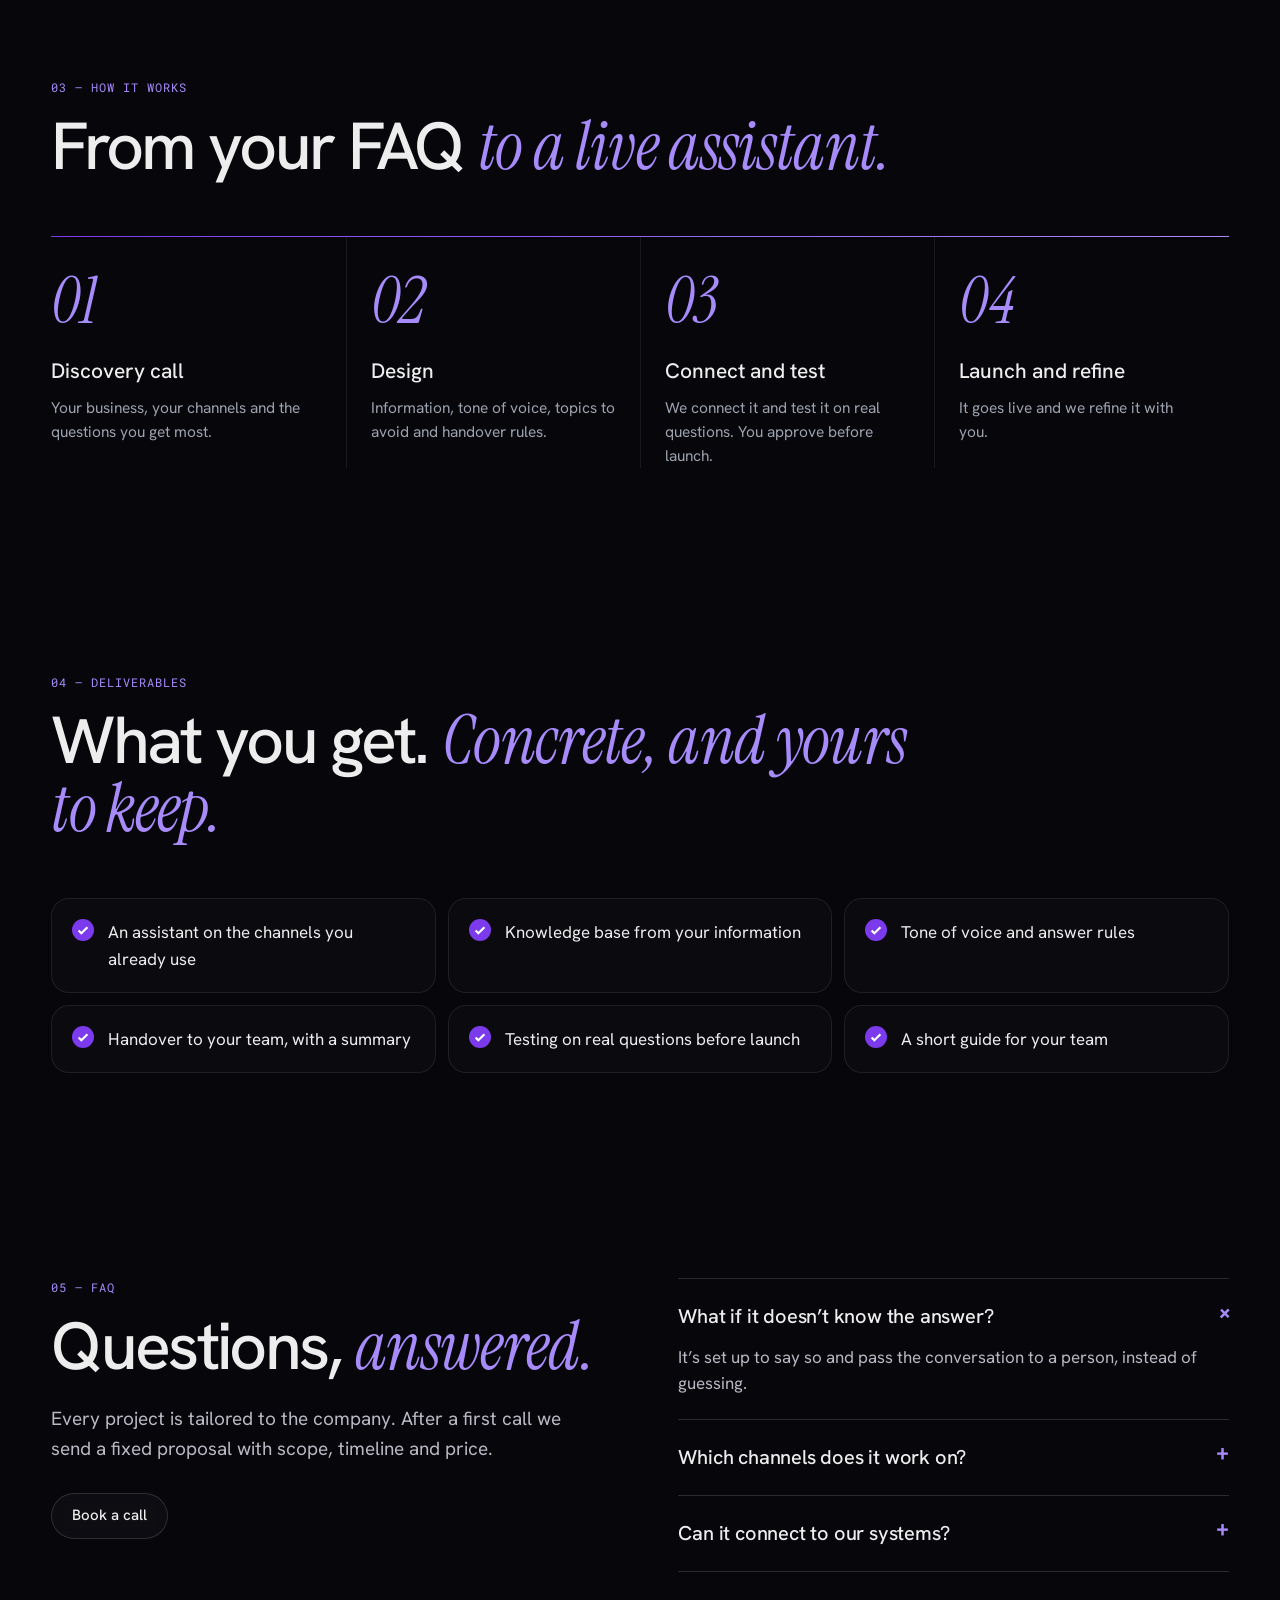
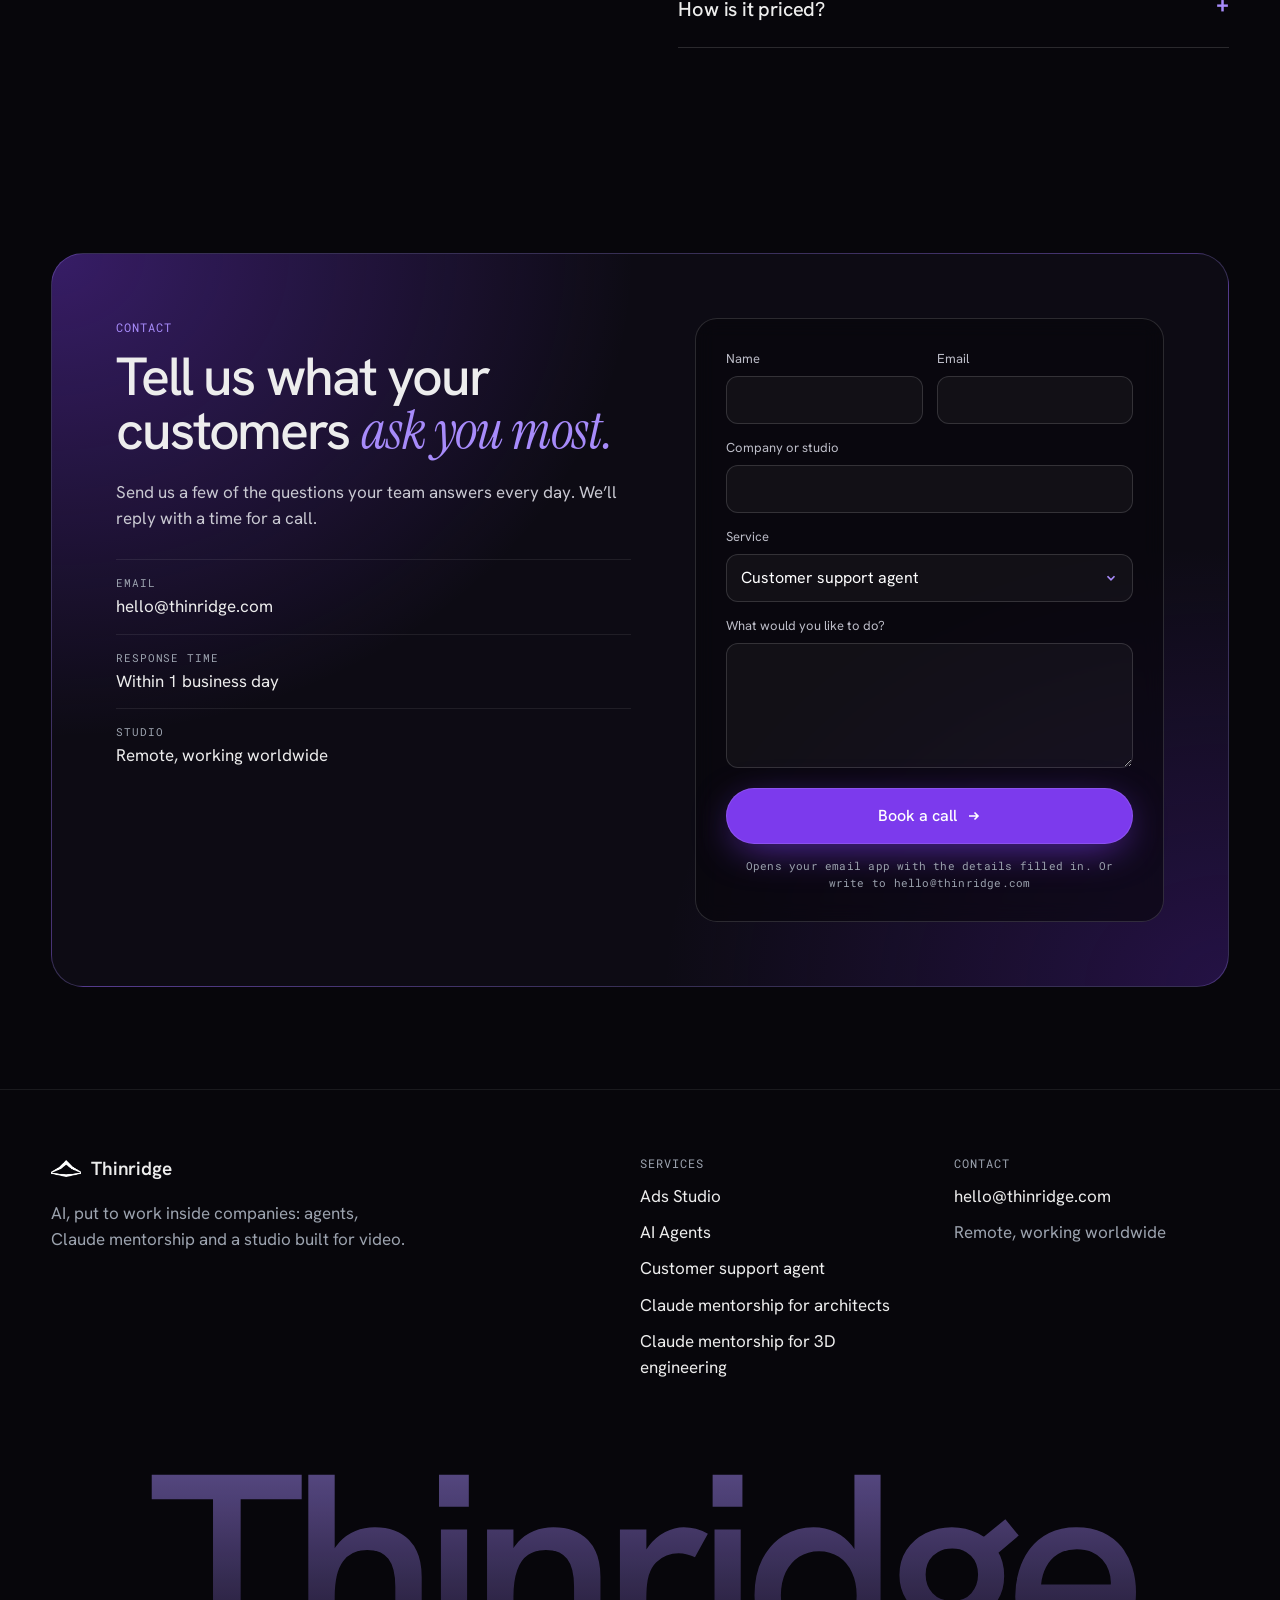
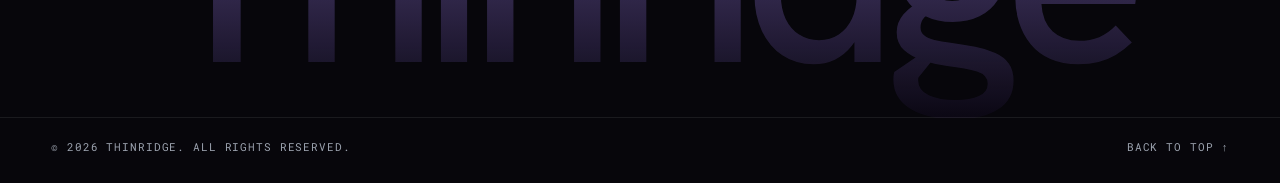
<file: support-agent/index.html>
<!doctype html>
<html lang="en">
<head>
<meta charset="utf-8" />
<meta name="viewport" content="width=device-width, initial-scale=1, viewport-fit=cover" />
<title>Customer support AI agent — Thinridge</title>
<meta name="description" content="An AI assistant that answers your customers with your information and your tone of voice, and passes the important cases to your team." />
<meta name="theme-color" content="#07060b" />
<meta property="og:title" content="Customer support AI agent — Thinridge" />
<meta property="og:description" content="An AI assistant that answers your customers with your information and your tone of voice, and passes the important cases to your team." />
<meta property="og:image" content="../assets/og.jpg" />
<link rel="icon" type="image/svg+xml" href="../assets/favicon.svg" />
<link rel="preconnect" href="https://fonts.googleapis.com" />
<link rel="preconnect" href="https://fonts.gstatic.com" crossorigin />
<link href="https://fonts.googleapis.com/css2?family=Hanken+Grotesk:wght@400;500;600&family=Instrument+Serif:ital@0;1&family=Roboto+Mono:wght@400;500&display=swap" rel="stylesheet" />
<link rel="stylesheet" href="../styles.css" />
</head>
<body data-title-it="Agente AI per il customer support — Thinridge">
<div class="grain" aria-hidden="true"></div>
<header class="nav" id="nav">
  <a class="brand" href="../" aria-label="Thinridge home"><img src="../assets/mark-white.png" alt="" width="34" height="19" /><span>Thinridge</span></a>
  <nav class="nav-links" aria-label="Main">
    <div class="dd"><button class="dd-btn" aria-expanded="false" aria-haspopup="true"><span data-it="Servizi">Services</span><svg viewBox="0 0 10 10"><path d="M2 3.5 5 6.5 8 3.5" fill="none" stroke="currentColor" stroke-width="1.4"/></svg></button>
      <div class="dd-panel"><a href="../ads/"><span class="dd-ico"><svg viewBox="0 0 24 24" fill="none" stroke="currentColor" stroke-width="1.6"><rect x="3" y="5" width="18" height="14" rx="3"/><path d="M10 9.2v5.6l4.8-2.8z" fill="currentColor"/></svg></span><span><b data-it="Ads Studio">Ads Studio</b><small data-it="Video ads animate e static ads con l’AI">AI animated video ads and static ads</small></span></a><a href="../ai-agents/"><span class="dd-ico"><svg viewBox="0 0 24 24" fill="none" stroke="currentColor" stroke-width="1.6"><circle cx="12" cy="12" r="3"/><circle cx="4.5" cy="5" r="1.8"/><circle cx="19.5" cy="5" r="1.8"/><circle cx="4.5" cy="19" r="1.8"/><circle cx="19.5" cy="19" r="1.8"/><path d="M6 6.3 9.8 10M18 6.3 14.2 10M6 17.7l3.8-3.7M18 17.7l-3.8-3.7"/></svg></span><span><b data-it="AI Agents">AI Agents</b><small data-it="Agenti su misura e automazione per la tua azienda">Custom agents and automation for your company</small></span></a><a href="../support-agent/" class="cur"><span class="dd-ico"><svg viewBox="0 0 24 24" fill="none" stroke="currentColor" stroke-width="1.6"><path d="M4 5h16v11H9l-5 4z"/><path d="M8 9.5h8M8 12.5h5"/></svg></span><span><b data-it="Agente per il customer support">Customer support agent</b><small data-it="Un agente chat AI che risponde dalla tua conoscenza">An AI chat agent that answers from your knowledge</small></span></a><a href="../claude-for-architects/"><span class="dd-ico"><svg viewBox="0 0 24 24" fill="none" stroke="currentColor" stroke-width="1.6"><path d="M3 21h18M5 21V10l7-5 7 5v11M9 21v-6h6v6"/></svg></span><span><b data-it="Claude mentorship per architetti">Claude mentorship for architects</b><small data-it="Insegniamo agli studi di architettura a lavorare con Claude">Teaching architecture studios to work with Claude</small></span></a><a href="../claude-for-engineering/"><span class="dd-ico"><svg viewBox="0 0 24 24" fill="none" stroke="currentColor" stroke-width="1.6"><path d="M12 2.8 20 7.4v9.2L12 21.2 4 16.6V7.4z"/><path d="M4 7.4 12 12l8-4.6M12 12v9.2"/></svg></span><span><b data-it="Claude mentorship per l’ingegneria 3D">Claude mentorship for 3D engineering</b><small data-it="Claude nei flussi di lavoro 3D e strutturali">Claude for 3D and structural engineering workflows</small></span></a></div></div>
    <a href="#how" data-it="Come funziona">How it works</a><a href="#faq" data-it="FAQ">FAQ</a>
  </nav>
  <div class="nav-right">
    <div class="lang" role="group" aria-label="Language"><button data-lang="en" class="on">EN</button><button data-lang="it">IT</button></div>
    <a class="btn btn-sm btn-primary" href="#contact" data-it="Prenota una call">Book a call</a>
    <button class="burger" aria-label="Menu" aria-expanded="false"><span></span><span></span></button>
  </div>
</header>
<div class="mobile-menu" id="mobileMenu">
  <a href="../">Home</a>
  <div class="mm-sub"><span class="mono" data-it="Servizi">Services</span><a href="../ads/" data-it="Ads Studio">Ads Studio</a><a href="../ai-agents/" data-it="AI Agents">AI Agents</a><a href="../support-agent/" data-it="Agente per il customer support">Customer support agent</a><a href="../claude-for-architects/" data-it="Claude mentorship per architetti">Claude mentorship for architects</a><a href="../claude-for-engineering/" data-it="Claude mentorship per l’ingegneria 3D">Claude mentorship for 3D engineering</a></div>
  <a href="#how" data-it="Come funziona">How it works</a><a href="#faq" data-it="FAQ">FAQ</a>
  <a href="#contact" class="btn btn-primary" data-it="Prenota una call">Book a call</a>
</div>
<main id="top"><section class="hero ph-hero">
  <div class="hero-bg" aria-hidden="true"><div class="glow g1"></div><div class="glow g2"></div><div class="glow g3"></div><div class="gridlines"></div><img class="ridge" src="../assets/mark-violet.png" alt="" /></div>
  <div class="hero-inner">
    <div class="hero-copy">
      <p class="crumb mono reveal"><a href="../">Thinridge</a><span>/</span><span data-it="Agente per il customer support">Customer support agent</span></p>
      <p class="eyebrow reveal"><span class="dot"></span><span data-it="Customer support · Agente chat AI">Customer support · AI chat agent</span></p>
      <h1 class="hero-title"><span class="line"><span data-it="Ogni cliente">Every customer</span></span><span class="line"><span data-it="riceve una">gets an</span> <em class="serif" data-it="risposta.">answer.</em></span></h1>
      <p class="hero-sub reveal" data-it="Un assistente AI che risponde ai tuoi clienti con le tue informazioni e il tuo tono di voce, sui canali che usi già, e passa al team i casi importanti con un riepilogo pronto.">An AI assistant that answers your customers with your information and your tone of voice, on the channels you already use, and passes the important cases to your team with a summary ready.</p>
      <div class="hero-ctas reveal"><a class="btn btn-primary btn-lg" href="#contact"><span data-it="Prenota una call">Book a call</span><svg viewBox="0 0 14 14" aria-hidden="true"><path d="M2 7h9M7.5 3.5 11 7l-3.5 3.5" fill="none" stroke="currentColor" stroke-width="1.6"/></svg></a><a class="btn btn-ghost btn-lg" href="#how"><span data-it="Come funziona">How it works</span></a></div>
      <ul class="hero-facts reveal"><li><b data-it="La tua conoscenza">Your knowledge</b><span data-it="risposte dalle tue informazioni">answers from your own information</span></li><li><b data-it="Il tuo tono">Your tone</b><span data-it="formale o amichevole, come preferisci">formal or friendly, as you prefer</span></li><li><b data-it="Passaggio al team">Handover</b><span data-it="i casi importanti vanno a una persona">important cases go to a person</span></li></ul>
    </div>
    <div class="visual reveal"><div class="widget" aria-label="Illustrative chat assistant">
  <div class="w-head"><span class="w-av"><img src="../assets/mark-white.png" alt="" /></span><div><b><span data-it="L’assistente del tuo brand">Your brand’s assistant</span></b><small><span data-it="Assistente AI · passa la mano al team">AI assistant · hands over to your team</span></small></div><span class="w-live"></span></div>
  <div class="w-body seq">
    <div class="msg a" style="animation-delay:.2s" data-it="Ciao! Sono l’assistente di questo negozio. Posso aiutarti con prodotti, ordini e resi. Come posso aiutarti?">Hi! I’m the assistant for this shop. I can help with products, orders and returns. How can I help?</div>
    <div class="w-chips w-opt" style="animation-delay:.6s"><span data-it="Tempi di spedizione">Shipping times</span><span data-it="Resi">Returns</span><span data-it="Parla con una persona">Talk to a person</span></div>
    <div class="w-row u w-opt" style="animation-delay:1.2s"><div class="msg u" data-it="Il tavolino in rovere c’è anche in noce?">Is the oak side table also available in walnut?</div><span class="w-time mono">22:14</span></div>
    <div class="w-row w-opt" style="animation-delay:2s"><div class="msg a" data-it="Sì, è disponibile anche in noce. Ecco la pagina prodotto con misure e finiture. Posso aiutarti in altro?">Yes, it comes in walnut too. Here’s the product page with sizes and finishes. Would you like help with anything else?</div><span class="w-time mono">22:14</span></div>
    <div class="w-row u" style="animation-delay:2.8s"><div class="msg u" data-it="Il mio ultimo ordine è arrivato danneggiato.">My last order arrived damaged.</div><span class="w-time mono">22:15</span></div>
    <div class="w-hand" style="animation-delay:3.6s"><span class="mono"><span data-it="Passato al tuo team">Passed to your team</span></span><span data-it="Ordine danneggiato · riepilogo e foto allegati">Damaged order · summary and photos attached</span></div>
  </div>
  <div class="w-input"><span><span data-it="Scrivi un messaggio…">Write a message…</span></span><i><svg viewBox="0 0 24 24" fill="none" stroke="currentColor" stroke-width="2"><path d="M22 2 11 13M22 2l-7 20-4-9-9-4z"/></svg></i></div>
  <div class="w-ch"><span class="ch-ic"><svg viewBox="0 0 24 24" fill="none" stroke="currentColor" stroke-width="1.8"><path d="M21 11.5a8.5 8.5 0 0 1-12.4 7.55L3 20.5l1.5-5.3A8.5 8.5 0 1 1 21 11.5z"/></svg><svg viewBox="0 0 24 24" fill="none" stroke="currentColor" stroke-width="1.8"><rect x="3" y="5" width="18" height="14" rx="2"/><path d="m3 7 9 6 9-6"/></svg><svg viewBox="0 0 24 24" fill="none" stroke="currentColor" stroke-width="1.8"><path d="M4 4h16v12H8l-4 4z"/></svg><svg viewBox="0 0 24 24" fill="none" stroke="currentColor" stroke-width="1.8"><rect x="3" y="3" width="18" height="18" rx="5"/><circle cx="12" cy="12" r="4"/><circle cx="17.5" cy="6.5" r="1" fill="currentColor"/></svg></span><span data-it="Sui canali che usi già">On the channels you already use</span></div>
</div>
<span class="illus mono" data-it="Esempio illustrativo">Illustrative example</span></div>
  </div>
  
</section><section class="section" id="what"><div class="wrap split">
  <div><p class="kicker mono">01 — <span data-it="Cos’è">What it is</span></p><h2 class="reveal" style="margin-top:16px"><span data-it="Non uno script.">Not a script.</span> <em class="serif"><span data-it="La tua attività, in una chat.">Your business, in a chat.</span></em></h2><p class="lead reveal" data-it="Configuriamo un assistente sulle tue informazioni: prodotti, servizi, prezzi, policy e domande frequenti. Risponde alle domande che il team riceve ogni giorno, dice quando non sa la risposta e passa la conversazione a una persona con un riepilogo allegato.">We set up an assistant on your own information: products, services, prices, policies and frequently asked questions. It answers the questions your team gets every day, says when it doesn’t know, and hands the conversation to a person with a summary attached.</p></div>
  <ul class="points"><li class="reveal"><span class="mono">01</span><h4 data-it="Basato sulle tue informazioni">Grounded in your information</h4><p data-it="Le risposte vengono dal materiale che approvi tu, aggiornato man mano che la tua attività cambia.">Answers come from the material you approve, kept up to date as your business changes.</p></li><li class="reveal"><span class="mono">02</span><h4 data-it="Il tuo tono di voce">Your tone of voice</h4><p data-it="Formale o amichevole, scritto come la tua attività parla ai clienti.">Formal or friendly, written the way your business talks to customers.</p></li><li class="reveal"><span class="mono">03</span><h4 data-it="Sa quando passare la mano">Knows when to hand over</h4><p data-it="Reclami, richieste delicate e tutto ciò a cui non sa rispondere arrivano al team, con la conversazione riassunta.">Complaints, delicate requests and anything it can’t answer reach your team, with the conversation summarised.</p></li><li class="reveal"><span class="mono">04</span><h4 data-it="Riepiloghi chiari">Clear summaries</h4><p data-it="Vedi cosa chiedono i clienti, cosa è stato gestito e cosa è passato al team.">You see what customers ask, what was handled and what was passed to the team.</p></li></ul></div></section><section class="section" id="examples"><div class="wrap">
  <div class="sec-head"><p class="kicker mono"><span data-it="Esempi">Examples</span></p><h2 class="reveal"><span data-it="Guarda l’assistente">See the assistant</span> <em class="serif"><span data-it="all’opera.">at work.</span></em></h2><p class="lead reveal" data-it="Scegli un tipo di attività e leggi come risponde. Ogni assistente viene configurato sulla tua attività.">Pick a type of business and read how it answers. Every assistant is set up around your own business.</p></div>
  <div class="examples reveal" data-tabs>
    <div class="tabs" role="tablist"><button class="tab on" data-tab="shop" role="tab"><span data-it="Negozio">Shop</span></button><button class="tab" data-tab="hotel" role="tab"><span data-it="Ospitalità">Hospitality</span></button><button class="tab" data-tab="studio" role="tab"><span data-it="Studio professionale">Professional studio</span></button><button class="tab" data-tab="local" role="tab"><span data-it="Servizi locali">Local services</span></button></div>
    <div class="ex-panels"><div class="ex-panel on" data-panel="shop" role="tabpanel"><div class="ex-head"><b><span data-it="Negozio">Shop</span></b><span class="mono ch-tag"><svg viewBox="0 0 24 24" fill="none" stroke="currentColor" stroke-width="1.8"><path d="M21 11.5a8.5 8.5 0 0 1-12.4 7.55L3 20.5l1.5-5.3A8.5 8.5 0 1 1 21 11.5z"/></svg><span data-it="Chat sul sito">Website chat</span></span></div><div class="ex-body"><div class="w-row u"><div class="msg u" data-it="Ciao! Il tavolino in rovere c’è anche in noce?">Hi! Is the oak side table also available in walnut?</div><span class="w-time mono"><span data-it="Cliente">Customer</span> · 22:14</span></div><div class="w-row "><div class="msg a" data-it="Ciao! Sì, è disponibile anche in noce. Ti mando la pagina prodotto con misure e finiture?">Hi! Yes, it comes in walnut too. Shall I send you the product page with sizes and finishes?</div><span class="w-time mono"><span data-it="Assistente">Assistant</span> · 22:14</span></div><div class="w-row u"><div class="msg u" data-it="Sì grazie. Posso restituirlo se non va bene?">Yes please. Can I return it if it doesn’t fit?</div><span class="w-time mono"><span data-it="Cliente">Customer</span> · 22:15</span></div><div class="w-row "><div class="msg a" data-it="Ecco il link. I resi seguono le condizioni della pagina resi, che ti aggiungo qui sotto.">Here’s the link. Returns follow the conditions on the returns page, which I’ve added below.</div><span class="w-time mono"><span data-it="Assistente">Assistant</span> · 22:15</span></div></div><div class="ex-foot"><span class="mono" data-it="Gestisce">Handles</span><span data-it="domande sui prodotti · disponibilità · spedizioni e resi">product questions · availability · shipping and returns</span></div></div><div class="ex-panel" data-panel="hotel" role="tabpanel"><div class="ex-head"><b><span data-it="Ospitalità">Hospitality</span></b><span class="mono ch-tag"><svg viewBox="0 0 24 24" fill="none" stroke="currentColor" stroke-width="1.8"><rect x="3" y="5" width="18" height="14" rx="2"/><path d="m3 7 9 6 9-6"/></svg><span data-it="Email">Email</span></span></div><div class="ex-body"><div class="w-row u"><div class="msg u" data-it="Buongiorno, possiamo fare il check-in tardi, verso le 23?">Hello, can we check in late, around 11 pm?</div><span class="w-time mono"><span data-it="Cliente">Customer</span> · 06:40</span></div><div class="w-row "><div class="msg a" data-it="Buongiorno, e grazie per averci avvisato. Ho passato il vostro orario di arrivo alla reception, che vi confermerà i dettagli per il check-in tardivo.">Good morning, and thanks for letting us know. I’ve passed your arrival time to reception, who will confirm the details for a late check-in.</div><span class="w-time mono"><span data-it="Assistente">Assistant</span> · 06:40</span></div><div class="w-hand"><span class="mono"><span data-it="Passato al team">Passed to the team</span></span><span data-it="Check-in tardivo passato alla reception">Late check-in passed to reception</span></div></div><div class="ex-foot"><span class="mono" data-it="Gestisce">Handles</span><span data-it="camere e servizi · check-in · richieste di disponibilità">rooms and services · check-in · availability requests</span></div></div><div class="ex-panel" data-panel="studio" role="tabpanel"><div class="ex-head"><b><span data-it="Studio professionale">Professional studio</span></b><span class="mono ch-tag"><svg viewBox="0 0 24 24" fill="none" stroke="currentColor" stroke-width="1.8"><path d="M21 11.5a8.5 8.5 0 0 1-12.4 7.55L3 20.5l1.5-5.3A8.5 8.5 0 1 1 21 11.5z"/></svg><span data-it="Chat sul sito">Website chat</span></span></div><div class="ex-body"><div class="w-row u"><div class="msg u" data-it="Cosa devo portare al primo appuntamento?">What do I need to bring to a first appointment?</div><span class="w-time mono"><span data-it="Cliente">Customer</span> · 19:05</span></div><div class="w-row "><div class="msg a" data-it="Per un primo incontro lo studio di solito chiede un documento d’identità e i documenti legati alla tua richiesta. Vuoi chiedere un appuntamento?">For a first meeting the studio usually asks for an ID and any documents related to your request. Would you like to request an appointment?</div><span class="w-time mono"><span data-it="Assistente">Assistant</span> · 19:05</span></div><div class="w-row u"><div class="msg u" data-it="Sì, ma il mio caso è un po’ particolare.">Yes, but my case is a bit specific.</div><span class="w-time mono"><span data-it="Cliente">Customer</span> · 19:06</span></div><div class="w-row "><div class="msg a" data-it="Allora è meglio parlarne direttamente con il team. Ho passato la tua richiesta con un breve riepilogo.">Then it’s best to speak with the team directly. I’ve passed your request on with a short summary.</div><span class="w-time mono"><span data-it="Assistente">Assistant</span> · 19:06</span></div><div class="w-hand"><span class="mono"><span data-it="Passato al team">Passed to the team</span></span><span data-it="Domanda specifica passata allo studio">Specific question passed to the studio</span></div></div><div class="ex-foot"><span class="mono" data-it="Gestisce">Handles</span><span data-it="primo contatto · documenti · richieste di appuntamento">first contact · documents · appointment requests</span></div></div><div class="ex-panel" data-panel="local" role="tabpanel"><div class="ex-head"><b><span data-it="Servizi locali">Local services</span></b><span class="mono ch-tag"><svg viewBox="0 0 24 24" fill="none" stroke="currentColor" stroke-width="1.8"><rect x="3" y="3" width="18" height="18" rx="5"/><circle cx="12" cy="12" r="4"/><circle cx="17.5" cy="6.5" r="1" fill="currentColor"/></svg><span data-it="Messaggio social">Social message</span></span></div><div class="ex-body"><div class="w-row u"><div class="msg u" data-it="Lavorate anche nel paese vicino? La caldaia si è fermata.">Do you also work in the next town? My boiler has stopped.</div><span class="w-time mono"><span data-it="Cliente">Customer</span> · 07:18</span></div><div class="w-row "><div class="msg a" data-it="Mi dispiace! Mi lasci un indirizzo e un numero di telefono? Lo passo subito al tecnico.">Sorry to hear that! Can you leave an address and a phone number? I’ll pass it straight to the technician.</div><span class="w-time mono"><span data-it="Assistente">Assistant</span> · 07:18</span></div><div class="w-row u"><div class="msg u" data-it="Via Verdi 12, potete chiamarmi a questo numero.">Via Verdi 12, you can call me on this number.</div><span class="w-time mono"><span data-it="Cliente">Customer</span> · 07:19</span></div><div class="w-row "><div class="msg a" data-it="Grazie, il tecnico ha la tua richiesta e ti contatterà.">Thank you, the technician has your request and will contact you.</div><span class="w-time mono"><span data-it="Assistente">Assistant</span> · 07:19</span></div><div class="w-hand"><span class="mono"><span data-it="Passato al team">Passed to the team</span></span><span data-it="Richiesta urgente passata al tecnico">Urgent request passed to the technician</span></div></div><div class="ex-foot"><span class="mono" data-it="Gestisce">Handles</span><span data-it="richieste di preventivo · zone servite · post-vendita">quote requests · areas served · after-sales</span></div></div></div>
  </div>
  <p class="steps-note mono reveal" data-it="Conversazioni di esempio, a scopo illustrativo.">Example conversations, for illustration.</p>
</div></section><section class="section" id="who"><div class="wrap"><div class="sec-head"><p class="kicker mono">02 — <span data-it="Per chi è">Who it’s for</span></p><h2 class="reveal"><span data-it="Per le attività che rispondono">For businesses that answer</span> <em class="serif"><span data-it="alle stesse domande ogni giorno.">the same questions every day.</span></em></h2></div><div class="who"><article class="card reveal"><h3 data-it="Negozi ed e-commerce">Shops and e-commerce</h3><p data-it="Disponibilità, spedizioni, resi e consigli sui prodotti.">Availability, shipping, returns and product advice.</p></article><article class="card reveal"><h3 data-it="Ospitalità">Hospitality</h3><p data-it="Domande su camere, servizi e richieste di disponibilità.">Questions about rooms, services and requests for availability.</p></article><article class="card reveal"><h3 data-it="Studi e aziende di servizi">Studios and service companies</h3><p data-it="Primo contatto, documenti necessari e richieste di appuntamento.">First contact, documents needed and appointment requests.</p></article></div></div></section><section class="section" id="how"><div class="wrap"><div class="sec-head"><p class="kicker mono">03 — <span data-it="Come funziona">How it works</span></p><h2 class="reveal"><span data-it="Dalle tue FAQ">From your FAQ</span> <em class="serif"><span data-it="a un assistente attivo.">to a live assistant.</span></em></h2></div><ol class="steps"><li class="reveal"><span class="num serif">01</span><h4 data-it="Chiamata conoscitiva">Discovery call</h4><p data-it="La tua attività, i tuoi canali e le domande che ricevi di più.">Your business, your channels and the questions you get most.</p></li><li class="reveal"><span class="num serif">02</span><h4 data-it="Progettazione">Design</h4><p data-it="Informazioni, tono di voce, argomenti da evitare e regole di passaggio al team.">Information, tone of voice, topics to avoid and handover rules.</p></li><li class="reveal"><span class="num serif">03</span><h4 data-it="Collegamento e test">Connect and test</h4><p data-it="Lo colleghiamo e lo testiamo su domande reali. Tu approvi prima del lancio.">We connect it and test it on real questions. You approve before launch.</p></li><li class="reveal"><span class="num serif">04</span><h4 data-it="Lancio e affinamento">Launch and refine</h4><p data-it="Va online e lo affiniamo insieme a te.">It goes live and we refine it with you.</p></li></ol></div></section><section class="section" id="deliverables"><div class="wrap"><div class="sec-head"><p class="kicker mono">04 — <span data-it="Cosa ricevi">Deliverables</span></p><h2 class="reveal"><span data-it="Cosa ricevi.">What you get.</span> <em class="serif"><span data-it="Concreto, e resta tuo.">Concrete, and yours to keep.</span></em></h2></div><ul class="deliv"><li class="reveal"><span data-it="Un assistente sui canali che usi già">An assistant on the channels you already use</span></li><li class="reveal"><span data-it="Base di conoscenza dalle tue informazioni">Knowledge base from your information</span></li><li class="reveal"><span data-it="Tono di voce e regole di risposta">Tone of voice and answer rules</span></li><li class="reveal"><span data-it="Passaggio al team, con riepilogo">Handover to your team, with a summary</span></li><li class="reveal"><span data-it="Test su domande reali prima del lancio">Testing on real questions before launch</span></li><li class="reveal"><span data-it="Una breve guida per il team">A short guide for your team</span></li></ul></div></section><section class="section" id="faq"><div class="wrap two">
  <div><p class="kicker mono">05 — FAQ</p><h2 class="reveal"><span data-it="Domande,">Questions,</span> <em class="serif"><span data-it="risposte.">answered.</span></em></h2>
  <p class="lead reveal" data-it="Ogni progetto è su misura per l’azienda. Dopo una prima call mandiamo una proposta a prezzo fisso con scope, tempistiche e prezzo.">Every project is tailored to the company. After a first call we send a fixed proposal with scope, timeline and price.</p>
  <a class="btn btn-ghost reveal" href="#contact"><span data-it="Prenota una call">Book a call</span></a></div>
  <div class="faq"><details class="reveal" open><summary data-it="E se non conosce la risposta?">What if it doesn’t know the answer?</summary><p data-it="È impostato per dirlo e passare la conversazione a una persona, invece di tirare a indovinare.">It’s set up to say so and pass the conversation to a person, instead of guessing.</p></details><details class="reveal"><summary data-it="Su quali canali funziona?">Which channels does it work on?</summary><p data-it="Sui canali che usi già. Quali e come lo definiamo insieme nella proposta.">On the channels you already use. Which ones, and how, we define together in the proposal.</p></details><details class="reveal"><summary data-it="Può collegarsi ai nostri sistemi?">Can it connect to our systems?</summary><p data-it="Dove ha senso, sì. Cosa può consultare, e cosa non deve mai fare, lo definiamo insieme a te.">Where it makes sense, yes. What it can look up, and what it should never do, is defined together with you.</p></details><details class="reveal"><summary data-it="Come viene prezzato?">How is it priced?</summary><p data-it="Dipende da canali, volumi e configurazione. Dopo una prima call mandiamo una proposta chiara.">It depends on channels, volume and setup. After a first call we send one clear proposal.</p></details></div></div></section><section class="section contact" id="contact">
  <div class="wrap">
    <div class="offer reveal">
      <div class="offer-copy">
        <p class="kicker mono" data-it="Contatti">Contact</p>
        <h2><span data-it="Dicci cosa ti chiedono">Tell us what your customers</span> <em class="serif"><span data-it="più spesso i clienti.">ask you most.</span></em></h2>
        <p data-it="Mandaci alcune delle domande a cui il team risponde ogni giorno. Ti rispondiamo con un orario per una call.">Send us a few of the questions your team answers every day. We’ll reply with a time for a call.</p>
        <div class="contact-meta">
          <div><span class="mono">Email</span><a href="mailto:hello@thinridge.com">hello@thinridge.com</a></div>
          <div><span class="mono" data-it="Tempo di risposta">Response time</span><span data-it="Entro 1 giorno lavorativo">Within 1 business day</span></div>
          <div><span class="mono" data-it="Studio">Studio</span><span data-it="Da remoto, in tutto il mondo">Remote, working worldwide</span></div>
        </div>
      </div>
      <form class="form" data-mailto="Customer support agent" novalidate>
        <label><span data-it="Nome">Name</span><input name="name" autocomplete="name" required /></label>
        <label><span>Email</span><input name="email" type="email" autocomplete="email" required /></label>
        <label class="full"><span data-it="Azienda o studio">Company or studio</span><input name="company" autocomplete="organization" /></label>
        <label class="full"><span data-it="Servizio">Service</span><select name="service"><option value="" data-it="Seleziona">Select</option><option value="Ads Studio" data-it="Ads Studio">Ads Studio</option><option value="AI Agents" data-it="AI Agents">AI Agents</option><option value="Customer support agent" selected data-it="Agente per il customer support">Customer support agent</option><option value="Claude mentorship for architects" data-it="Claude mentorship per architetti">Claude mentorship for architects</option><option value="Claude mentorship for 3D engineering" data-it="Claude mentorship per l’ingegneria 3D">Claude mentorship for 3D engineering</option><option value="Other" data-it="Altro">Other</option></select></label>
        <label class="full"><span data-it="Cosa vorresti fare?">What would you like to do?</span><textarea name="message" rows="4"></textarea></label>
        <button class="btn btn-primary btn-lg full" type="submit"><span data-it="Prenota una call">Book a call</span><svg viewBox="0 0 14 14" aria-hidden="true"><path d="M2 7h9M7.5 3.5 11 7l-3.5 3.5" fill="none" stroke="currentColor" stroke-width="1.6"/></svg></button>
        <p class="form-note mono full" data-it="Apre la tua app email con i dati già compilati. Oppure scrivi a hello@thinridge.com">Opens your email app with the details filled in. Or write to hello@thinridge.com</p>
      </form>
    </div>
  </div>
</section>
</main><footer class="footer">
  <div class="wrap foot-grid">
    <div>
      <a class="brand" href="../"><img src="../assets/mark-white.png" alt="" width="34" height="19" /><span>Thinridge</span></a>
      <p class="muted" data-it="Mettiamo l’AI al lavoro dentro le aziende: agenti, mentorship su Claude e uno studio fatto per il video.">AI, put to work inside companies: agents, Claude mentorship and a studio built for video.</p>
    </div>
    <div><p class="mono muted" data-it="Servizi">Services</p><a href="../ads/" data-it="Ads Studio">Ads Studio</a><a href="../ai-agents/" data-it="AI Agents">AI Agents</a><a href="../support-agent/" data-it="Agente per il customer support">Customer support agent</a><a href="../claude-for-architects/" data-it="Claude mentorship per architetti">Claude mentorship for architects</a><a href="../claude-for-engineering/" data-it="Claude mentorship per l’ingegneria 3D">Claude mentorship for 3D engineering</a></div>
    <div><p class="mono muted" data-it="Contatti">Contact</p><a href="mailto:hello@thinridge.com">hello@thinridge.com</a><span class="muted" data-it="Da remoto, in tutto il mondo">Remote, working worldwide</span></div>
  </div>
  <div class="wordmark" aria-hidden="true">Thinridge</div>
  <div class="wrap foot-bottom mono muted"><span>© 2026 Thinridge. <span data-it="Tutti i diritti riservati.">All rights reserved.</span></span><a href="#top" data-it="Torna su ↑">Back to top ↑</a></div>
</footer>
<script src="../main.js" defer></script>
</body>
</html>
</file>
<file: styles.css>
:root{
  --bg:#07060b; --bg2:#0d0b14; --card:#110e1a; --line:rgba(255,255,255,.08); --line2:rgba(255,255,255,.14);
  --text:#ededed; --muted:#9ca3af; --v:#7c3aed; --v2:#a78bfa; --v3:#ddd6fe; --v4:#5b21b6;
  --sans:"Hanken Grotesk",-apple-system,system-ui,"Helvetica Neue",Arial,sans-serif;
  --serif:"Instrument Serif",Georgia,serif; --mono:"Roboto Mono",Menlo,Consolas,monospace;
  --ease:cubic-bezier(.2,.8,.2,1); --pad:clamp(20px,4vw,56px);
}
*{box-sizing:border-box;margin:0;padding:0}
html{scroll-behavior:smooth;-webkit-text-size-adjust:100%;overflow-x:clip}
body{background:var(--bg);color:var(--text);font-family:var(--sans);font-size:17px;line-height:1.55;-webkit-font-smoothing:antialiased;overflow-x:hidden}
img,video{display:block;max-width:100%}
a{color:inherit;text-decoration:none}
button{font:inherit;color:inherit;background:none;border:0;cursor:pointer}
.serif{font-family:var(--serif);font-style:italic;font-weight:400;letter-spacing:-.01em}
.mono{font-family:var(--mono);font-size:12px;letter-spacing:.08em;text-transform:uppercase}
.muted{color:var(--muted)}
.wrap{max-width:1280px;margin:0 auto;padding:0 var(--pad)}
.center{text-align:center;justify-content:center}
.grain{position:fixed;inset:0;pointer-events:none;z-index:100;opacity:.05;background-image:url("data:image/svg+xml,%3Csvg xmlns='http://www.w3.org/2000/svg' width='160' height='160'%3E%3Cfilter id='n'%3E%3CfeTurbulence type='fractalNoise' baseFrequency='.9' numOctaves='2' stitchTiles='stitch'/%3E%3C/filter%3E%3Crect width='100%25' height='100%25' filter='url(%23n)'/%3E%3C/svg%3E")}

/* buttons */
.btn{display:inline-flex;align-items:center;gap:10px;height:46px;padding:0 20px;border-radius:999px;font-weight:500;font-size:15px;white-space:nowrap;transition:transform .35s var(--ease),background .3s,box-shadow .35s,border-color .3s}
.btn svg{width:14px;height:14px;transition:transform .35s var(--ease)}
.btn:hover svg{transform:translateX(3px)}
.btn-lg{height:56px;padding:0 28px;font-size:16px}
.btn-sm{height:38px;padding:0 16px;font-size:14px}
.btn-primary{background:var(--v);color:#fff;box-shadow:0 0 0 1px rgba(255,255,255,.12) inset,0 10px 40px -10px rgba(124,58,237,.8)}
.btn-primary:hover{background:#8b4cf6;transform:translateY(-2px);box-shadow:0 0 0 1px rgba(255,255,255,.2) inset,0 16px 50px -10px rgba(124,58,237,.95)}
.btn-ghost{border:1px solid var(--line2);background:rgba(255,255,255,.03);backdrop-filter:blur(8px)}
.btn-ghost:hover{border-color:var(--v2);transform:translateY(-2px)}

/* nav */
.nav{position:fixed;top:14px;left:50%;transform:translateX(-50%);z-index:50;width:min(1240px,calc(100% - 24px));display:flex;align-items:center;justify-content:space-between;gap:16px;padding:10px 10px 10px 20px;border-radius:999px;border:1px solid transparent;transition:background .4s,border-color .4s,backdrop-filter .4s}
.nav.scrolled{background:rgba(13,11,20,.72);border-color:var(--line);backdrop-filter:blur(16px) saturate(140%)}
.brand{display:inline-flex;align-items:center;gap:10px;font-weight:600;font-size:19px;letter-spacing:-.01em}
.brand img{width:30px;height:auto}
.nav-links{display:flex;gap:30px;font-size:15px;color:#cfcfd6}
.nav-links a{position:relative}
.nav-links a::after{content:"";position:absolute;left:0;right:0;bottom:-4px;height:1px;background:var(--v2);transform:scaleX(0);transform-origin:left;transition:transform .35s var(--ease)}
.nav-links a:hover::after{transform:scaleX(1)}
.nav-right{display:flex;align-items:center;gap:12px}
.lang{display:flex;border:1px solid var(--line2);border-radius:999px;padding:3px}
.lang button{font-family:var(--mono);font-size:11px;padding:5px 9px;border-radius:999px;color:var(--muted)}
.lang button.on{background:rgba(255,255,255,.1);color:#fff}
.burger{display:none;width:38px;height:38px;border-radius:50%;border:1px solid var(--line2);position:relative}
.burger span{position:absolute;left:11px;right:11px;height:1.5px;background:#fff;transition:transform .3s}
.burger span:first-child{top:15px}.burger span:last-child{top:21px}
.burger[aria-expanded=true] span:first-child{transform:translateY(3px) rotate(45deg)}
.burger[aria-expanded=true] span:last-child{transform:translateY(-3px) rotate(-45deg)}
.mobile-menu{position:fixed;inset:0;z-index:40;background:rgba(7,6,11,.96);backdrop-filter:blur(10px);display:flex;flex-direction:column;justify-content:center;align-items:flex-start;gap:22px;padding:0 28px;font-size:34px;opacity:0;pointer-events:none;transition:opacity .35s}
.mobile-menu.open{opacity:1;pointer-events:auto}
.mobile-menu .btn{font-size:16px;margin-top:12px}

/* hero */
.hero{position:relative;min-height:100vh;min-height:100svh;display:flex;flex-direction:column;overflow:hidden;isolation:isolate}
.hero-bg{position:absolute;inset:0;z-index:-1}
.hero-bg::after{content:"";position:absolute;left:0;right:0;bottom:0;height:28%;background:linear-gradient(transparent,var(--bg))}
.glow{position:absolute;border-radius:50%;filter:blur(90px);opacity:.55}
.hero .g1{width:56vw;height:56vw;left:38%;top:-18%;background:radial-gradient(circle,#7c3aed 0%,rgba(124,58,237,0) 65%);animation:drift 18s ease-in-out infinite alternate}
.hero .g2{width:40vw;height:40vw;left:-12%;bottom:-25%;background:radial-gradient(circle,#5b21b6 0%,rgba(91,33,182,0) 65%);animation:drift 22s ease-in-out infinite alternate-reverse}
.hero .g3{width:28vw;height:28vw;right:-6%;bottom:6%;background:radial-gradient(circle,#c4b5fd 0%,rgba(196,181,253,0) 60%);opacity:.22;animation:drift 26s ease-in-out infinite alternate}
@keyframes drift{to{transform:translate3d(-6%,8%,0) scale(1.12)}}
.gridlines{position:absolute;inset:0;background-image:linear-gradient(var(--line) 1px,transparent 1px),linear-gradient(90deg,var(--line) 1px,transparent 1px);background-size:72px 72px;mask-image:radial-gradient(ellipse 70% 60% at 60% 45%,#000 20%,transparent 75%);-webkit-mask-image:radial-gradient(ellipse 70% 60% at 60% 45%,#000 20%,transparent 75%);opacity:.6}
.ridge{position:absolute;width:min(1200px,96vw);left:50%;bottom:-22%;transform:translateX(-50%);opacity:.07;filter:blur(1px)}
.hero-inner{flex:1;display:grid;grid-template-columns:1.05fr .95fr;align-items:center;gap:40px;max-width:1320px;width:100%;margin:0 auto;padding:104px var(--pad) 28px}
.eyebrow{display:inline-flex;align-items:center;gap:10px;padding:7px 14px 7px 12px;border:1px solid var(--line2);border-radius:999px;background:rgba(255,255,255,.03);font-size:14px;color:#d4d4dc;margin-bottom:28px}
.dot{width:7px;height:7px;border-radius:50%;background:var(--v2);box-shadow:0 0 0 4px rgba(167,139,250,.18);animation:pulse 2s infinite}
@keyframes pulse{50%{box-shadow:0 0 0 7px rgba(167,139,250,0)}}
.hero-title{font-weight:500;font-size:clamp(48px,7.4vw,112px);line-height:.94;letter-spacing:-.045em}
.hero-title .line{display:block;overflow:hidden;padding-bottom:.06em}
.hero-title .line>*{display:inline-block}
.hero-title .line{transform:translateY(0)}
.js .hero-title .line>span,.js .hero-title .line>em{transform:translateY(110%);transition:transform 1.1s var(--ease)}
.js.loaded .hero-title .line>span,.js.loaded .hero-title .line>em{transform:none}
.js.loaded .hero-title .line:nth-child(2)>*{transition-delay:.08s}
.js.loaded .hero-title .line:nth-child(3)>*{transition-delay:.16s}
.hero-title em{color:var(--v2);font-size:1.12em;line-height:.8;padding-right:.06em;background:linear-gradient(100deg,#ddd6fe 0%,#a78bfa 45%,#7c3aed 100%);-webkit-background-clip:text;background-clip:text;color:transparent}
.swap{min-width:2.2ch}
.swap.out{animation:swapOut .45s var(--ease) forwards}
.swap.in{animation:swapIn .6s var(--ease) forwards}
@keyframes swapOut{to{opacity:0;transform:translateY(-40%);filter:blur(6px)}}
@keyframes swapIn{from{opacity:0;transform:translateY(40%);filter:blur(6px)}to{opacity:1;transform:none;filter:none}}
.hero-sub{max-width:520px;margin-top:28px;font-size:clamp(17px,1.35vw,20px);color:#c9c9d2}
.hero-ctas{display:flex;flex-wrap:wrap;gap:12px;margin-top:34px}
.hero-facts{list-style:none;display:flex;gap:0;margin-top:44px;border-top:1px solid var(--line);padding-top:22px;max-width:580px}
.hero-facts li{flex:1;padding-right:18px;display:flex;flex-direction:column;gap:2px}
.hero-facts li+li{padding-left:18px;border-left:1px solid var(--line)}
.hero-facts b{font-weight:500;font-size:20px;letter-spacing:-.01em}
.hero-facts span{font-size:13px;color:var(--muted);line-height:1.35}

/* stage */
.hero-stage{position:relative;height:min(620px,70vh);min-height:540px;perspective:1600px}
.phones{position:absolute;inset:0}
.phone{position:absolute;left:50%;top:50%;width:clamp(220px,20vw,290px);aspect-ratio:9/16;margin:0;border-radius:30px;overflow:hidden;background:#000;border:1px solid rgba(255,255,255,.14);box-shadow:0 40px 80px -30px rgba(0,0,0,.9),0 0 0 6px rgba(255,255,255,.03);transition:transform 1.1s var(--ease),opacity .9s var(--ease),filter .9s var(--ease),box-shadow .9s;will-change:transform;transform:translate(-50%,-50%)}
.phone video{width:100%;height:100%;object-fit:cover}
.phone::after{content:"";position:absolute;inset:0;border-radius:inherit;background:linear-gradient(180deg,rgba(255,255,255,.08),transparent 30%);pointer-events:none}
.phone.p0{transform:translate(-50%,-50%) translateZ(80px) rotateY(-8deg);z-index:4;box-shadow:0 50px 100px -30px rgba(0,0,0,.9),0 0 90px -20px rgba(124,58,237,.75),0 0 0 6px rgba(255,255,255,.04)}
.phone.p1{transform:translate(18%,-47%) translateZ(-80px) rotateY(-24deg) scale(.84);z-index:3;filter:brightness(.55) saturate(.85)}
.phone.p2{transform:translate(-118%,-53%) translateZ(-80px) rotateY(20deg) scale(.84);z-index:2;filter:brightness(.55) saturate(.85)}
.phone.p3{transform:translate(-50%,-62%) translateZ(-300px) scale(.7);z-index:1;filter:brightness(.3) blur(1px);opacity:.55}
.phone.px{transform:translate(-50%,-60%) translateZ(-420px) scale(.6);z-index:0;opacity:0;pointer-events:none}
.dots button.on{width:26px}
.dots button{transition:width .4s var(--ease)}
.stage-ui{position:absolute;left:50%;bottom:0;transform:translateX(-50%);display:flex;align-items:center;gap:16px;z-index:6}
.style-pill{display:flex;align-items:center;gap:10px;padding:9px 16px;border-radius:999px;background:rgba(13,11,20,.75);border:1px solid var(--line2);backdrop-filter:blur(10px);white-space:nowrap}
.rec{width:8px;height:8px;border-radius:50%;background:#ef4444;box-shadow:0 0 10px #ef4444;animation:pulse 1.6s infinite}
.dots{display:flex;gap:6px}
.dots button{width:12px;height:4px;border-radius:4px;background:rgba(255,255,255,.18);overflow:hidden;position:relative}
.dots button i{position:absolute;inset:0;background:var(--v2);transform:scaleX(0);transform-origin:left}
.dots button.on i{animation:fill var(--dur,4.5s) linear forwards}
@keyframes fill{to{transform:scaleX(1)}}
.float-tag{position:absolute;z-index:7;padding:8px 12px;border-radius:10px;background:rgba(13,11,20,.7);border:1px solid var(--line2);backdrop-filter:blur(10px);font-size:11px;color:#d4d4dc;animation:bob 6s ease-in-out infinite}
.float-tag.t1{left:4%;top:16%}
.float-tag.t2{right:0;top:58%;animation-delay:-3s}
@keyframes bob{50%{transform:translateY(-10px)}}
.hero-bottom{display:flex;align-items:center;gap:24px;padding:22px var(--pad);border-top:1px solid var(--line);max-width:1320px;width:100%;margin:0 auto}
.hero-bottom>.mono{white-space:nowrap}
.marquee{overflow:hidden;flex:1;mask-image:linear-gradient(90deg,transparent,#000 8%,#000 92%,transparent);-webkit-mask-image:linear-gradient(90deg,transparent,#000 8%,#000 92%,transparent)}
.track{display:flex;gap:28px;width:max-content;animation:marq 34s linear infinite;font-size:17px;color:#cfcfd6;white-space:nowrap}
.track i{color:var(--v2);font-style:normal;font-size:12px;align-self:center}
@keyframes marq{to{transform:translateX(-50%)}}

/* sections */
.section{padding:clamp(72px,8vw,120px) 0;position:relative}
.sec-head{display:grid;grid-template-columns:1fr;gap:16px;margin-bottom:56px;max-width:900px}
.kicker{color:var(--v2)}
h2{font-weight:500;font-size:clamp(38px,5.2vw,76px);line-height:1;letter-spacing:-.04em}
h2 em{color:var(--v2)}
h3{font-weight:500;font-size:clamp(24px,2.2vw,32px);line-height:1.1;letter-spacing:-.02em}
.lead{color:#b9b9c4;font-size:19px;max-width:640px}

/* work */
.reels{display:grid;grid-template-columns:repeat(4,1fr);gap:18px}
.reel{position:relative;aspect-ratio:9/16;border-radius:24px;overflow:hidden;background:#000;border:1px solid var(--line);cursor:pointer;transition:transform .6s var(--ease),border-color .4s}
.reel video{width:100%;height:100%;object-fit:cover;transition:transform 1.2s var(--ease)}
.reel:hover{transform:translateY(-6px);border-color:rgba(167,139,250,.5)}
.reel:hover video{transform:scale(1.03)}
.reel-cap{position:absolute;left:0;right:0;bottom:0;padding:40px 18px 16px;display:flex;align-items:baseline;gap:10px;background:linear-gradient(transparent,rgba(0,0,0,.85))}
.reel-cap b{font-weight:500;font-size:18px}
.reel-cap .mono{color:var(--v2)}
.spaces{margin-top:18px;display:grid;grid-template-columns:1.5fr 1fr;border:1px solid var(--line);border-radius:24px;overflow:hidden;background:var(--card)}
.spaces-media{position:relative;aspect-ratio:16/9;background:#000}
.spaces-media video{width:100%;height:100%;object-fit:cover}
.chip{position:absolute;left:16px;top:16px;padding:7px 11px;border-radius:999px;background:rgba(0,0,0,.55);backdrop-filter:blur(8px);font-size:10.5px}
.spaces-copy{padding:clamp(24px,3.5vw,48px);display:flex;flex-direction:column;justify-content:center;gap:16px}
.spaces-copy p:not(.kicker){color:#b9b9c4}

/* services */
.bento{display:grid;grid-template-columns:repeat(6,1fr);gap:18px}
.card{position:relative;border:1px solid var(--line);border-radius:24px;background:linear-gradient(180deg,rgba(255,255,255,.035),rgba(255,255,255,.01));padding:clamp(24px,3vw,40px);display:flex;flex-direction:column;gap:14px;overflow:hidden;transition:border-color .4s}
.card:hover{border-color:rgba(167,139,250,.4)}
.card>p:not(.kicker){color:#b9b9c4}
.c-video{grid-column:span 4;background:radial-gradient(120% 120% at 100% 0%,rgba(124,58,237,.35),transparent 55%),linear-gradient(180deg,rgba(255,255,255,.04),rgba(255,255,255,.01))}
.c-video h3{font-size:clamp(30px,3vw,44px)}
.c-static{grid-column:span 2;grid-row:span 2}
.c-pipe,.c-ai{grid-column:span 2}
.formats{list-style:none;display:grid;grid-template-columns:1fr 1fr;gap:0 24px;margin-top:10px}
.formats li{display:flex;gap:12px;padding:14px 0;border-top:1px solid var(--line);font-size:16px}
.formats .mono{color:var(--v2)}
.static-stack{position:relative;flex:1;min-height:260px;margin-top:10px}
.static-stack img{position:absolute;width:52%;aspect-ratio:4/5;object-fit:cover;border-radius:14px;border:1px solid var(--line2);box-shadow:0 20px 40px -10px rgba(0,0,0,.7);left:24%;top:8%;transition:transform .8s var(--ease)}
.static-stack img:nth-child(1){transform:rotate(-10deg) translateX(-34%)}
.static-stack img:nth-child(2){transform:rotate(9deg) translateX(34%)}
.static-stack img:nth-child(3){transform:translateY(8%)}
.c-static:hover .static-stack img:nth-child(1){transform:rotate(-14deg) translateX(-44%)}
.c-static:hover .static-stack img:nth-child(2){transform:rotate(13deg) translateX(44%)}
.tools{display:flex;align-items:center;gap:28px;flex-wrap:wrap;margin-top:40px;padding-top:28px;border-top:1px solid var(--line)}
.tools ul{list-style:none;display:flex;gap:clamp(18px,3.5vw,48px);flex-wrap:wrap;font-size:22px;font-weight:500;letter-spacing:-.02em;color:#8f8f9c}
.tools li{transition:color .3s}
.tools li:hover{color:#fff}

/* process */
.steps{list-style:none;display:grid;grid-template-columns:repeat(4,1fr);border-top:1px solid var(--line2);position:relative}
.steps::before{content:"";position:absolute;left:0;top:-1px;height:1px;width:var(--prog,0%);background:linear-gradient(90deg,var(--v),var(--v2));transition:width 1.6s var(--ease)}
.steps li{padding:32px 24px 0 0}
.steps li+li{padding-left:24px;border-left:1px solid var(--line)}
.num{display:block;font-size:64px;line-height:1;color:var(--v2);margin-bottom:22px}
.steps h4{font-weight:500;font-size:21px;margin-bottom:8px}
.steps p{color:var(--muted);font-size:15.5px}
.steps-note{margin-top:44px;color:#cfcfd6;font-size:12px}

/* offer */
.offer{display:grid;grid-template-columns:1.1fr 1fr;gap:clamp(28px,5vw,72px);padding:clamp(28px,5vw,64px);border-radius:32px;border:1px solid rgba(167,139,250,.28);background:radial-gradient(90% 120% at 0% 0%,rgba(124,58,237,.38),transparent 55%),radial-gradient(80% 100% at 100% 100%,rgba(91,33,182,.3),transparent 60%),var(--bg2);position:relative;overflow:hidden}
.offer h2{font-size:clamp(34px,4.2vw,60px);margin:14px 0 20px}
.offer-copy>p:not(.kicker){color:#c9c9d2;max-width:520px}
.ticks{list-style:none;margin-top:26px;display:grid;gap:12px}
.ticks li{display:flex;gap:12px;align-items:flex-start}
.ticks li::before{content:"";flex:none;width:20px;height:20px;margin-top:2px;border-radius:50%;background:var(--v) url("data:image/svg+xml,%3Csvg xmlns='http://www.w3.org/2000/svg' viewBox='0 0 20 20'%3E%3Cpath d='M6 10.5l2.5 2.5L14 7.5' fill='none' stroke='white' stroke-width='2'/%3E%3C/svg%3E") center/100% no-repeat}
.form{display:grid;grid-template-columns:1fr 1fr;gap:14px;align-content:start;background:rgba(7,6,11,.6);border:1px solid var(--line2);border-radius:22px;padding:clamp(20px,2.5vw,30px);backdrop-filter:blur(10px)}
.form .full{grid-column:1/-1}
.form label{display:flex;flex-direction:column;gap:7px;font-size:13px;color:#bdbdc8}
.form input,.form select{height:48px;border-radius:12px;border:1px solid var(--line2);background:rgba(255,255,255,.04);color:#fff;padding:0 14px;font:inherit;font-size:16px;outline:none;transition:border-color .3s,box-shadow .3s;width:100%;appearance:none;-webkit-appearance:none}
.form select{background-image:url("data:image/svg+xml,%3Csvg xmlns='http://www.w3.org/2000/svg' viewBox='0 0 12 12'%3E%3Cpath d='M3 4.5 6 7.5 9 4.5' fill='none' stroke='%23a78bfa' stroke-width='1.5'/%3E%3C/svg%3E");background-repeat:no-repeat;background-position:right 14px center;background-size:14px}
.form select option{background:#110e1a}
.form input:focus,.form select:focus{border-color:var(--v2);box-shadow:0 0 0 4px rgba(124,58,237,.2)}
.form input.err{border-color:#f87171}
.form button{justify-content:center;margin-top:6px}
.form-note{font-size:10.5px;color:var(--muted);text-align:center;text-transform:none;letter-spacing:.02em}

/* pricing */
.two{display:grid;grid-template-columns:1fr 1fr;gap:clamp(32px,6vw,96px);align-items:start}
.two h2{margin:16px 0 24px}
.two .btn{margin-top:30px}
.faq details{border-top:1px solid var(--line2);padding:22px 0}
.faq details:last-child{border-bottom:1px solid var(--line2)}
.faq summary{list-style:none;cursor:pointer;display:flex;justify-content:space-between;gap:20px;font-size:20px;font-weight:500;letter-spacing:-.01em}
.faq summary::-webkit-details-marker{display:none}
.faq summary::after{content:"+";font-family:var(--mono);color:var(--v2);font-size:22px;line-height:1;transition:transform .35s var(--ease)}
.faq details[open] summary::after{transform:rotate(45deg)}
.faq p{color:#b9b9c4;margin-top:12px;max-width:560px}

/* final */
.final{position:relative;padding:clamp(110px,14vw,200px) 0;overflow:hidden;border-top:1px solid var(--line)}
.final-bg{position:absolute;inset:0;z-index:-1}
.final .g1{width:60vw;height:60vw;left:20%;top:-30%;background:radial-gradient(circle,#7c3aed,transparent 65%)}
.final .g2{width:34vw;height:34vw;right:2%;bottom:-30%;background:radial-gradient(circle,#5b21b6,transparent 62%);opacity:.5}
.final h2{font-size:clamp(44px,7vw,110px)}
.final .hero-ctas{margin-top:44px}

/* footer */
.footer{border-top:1px solid var(--line);padding-top:64px;overflow:hidden}
.foot-grid{display:grid;grid-template-columns:2fr 1fr 1fr;gap:40px}
.foot-grid>div{display:flex;flex-direction:column;gap:10px}
.foot-grid>div:first-child p{max-width:360px;margin-top:6px}
.foot-grid a:hover{color:var(--v2)}
.wordmark{font-weight:500;font-size:clamp(80px,21vw,330px);letter-spacing:-.06em;line-height:.95;padding-bottom:.08em;text-align:center;margin-top:60px;background:linear-gradient(180deg,rgba(167,139,250,.55),rgba(124,58,237,.04));-webkit-background-clip:text;background-clip:text;color:transparent;user-select:none}
.foot-bottom{display:flex;justify-content:space-between;padding-top:20px;padding-bottom:28px;font-size:11px;border-top:1px solid var(--line);margin-top:-1px}

/* reveal */
.js .reveal{opacity:0;transform:translateY(26px);transition:opacity 1s var(--ease),transform 1s var(--ease)}
.js .reveal.in{opacity:1;transform:none}

/* responsive */
@media (max-width:1080px){
  .nav-links{display:none}
  .hero-inner{grid-template-columns:1fr;padding-top:118px;gap:28px}
  .hero-stage{height:520px;min-height:0}
  .reels{grid-template-columns:repeat(2,1fr)}
  .c-video{grid-column:span 6}.c-static{grid-column:span 6;grid-row:auto}.c-pipe,.c-ai{grid-column:span 3}
  .static-stack{min-height:300px}.static-stack img{width:30%;left:35%}
  .offer{grid-template-columns:1fr}
  .two{grid-template-columns:1fr}
}
@media (max-width:720px){
  body{font-size:16px}
  .nav{top:10px;padding:8px 8px 8px 16px}
  .nav-right .btn-sm{display:none}
  .burger{display:block}
  .hero-inner{padding-top:104px}
  .eyebrow{font-size:12.5px;margin-bottom:22px}
  .hero-title{font-size:clamp(46px,13.6vw,72px)}
  .hero-inner{display:flex;flex-direction:column;align-items:stretch;gap:0}
  .hero-copy{display:contents}
  .eyebrow{order:1;align-self:flex-start}.hero-title{order:2}.hero-stage{order:3}.hero .hero-ctas{order:4}.hero-sub{order:5}.hero-facts{order:6}
  .hero .hero-ctas{margin-top:18px;flex-wrap:nowrap}
  .hero .hero-ctas .btn{flex:1 1 auto;justify-content:center;height:54px}
  .hero .hero-ctas .btn-ghost{display:none}
  .hero-sub{margin-top:26px}
  .final h2{font-size:38px}
  .final .hero-ctas{flex-direction:column}
  .final .hero-ctas .btn{justify-content:center}
  .hero-facts{margin-top:32px}
  .hero-facts li{padding-right:10px}.hero-facts li+li{padding-left:10px}
  .hero-facts b{font-size:16px}.hero-facts span{font-size:12px}
  .hero-stage{height:400px;margin-top:8px}
  .phone{width:188px;border-radius:22px}
  .stage-ui{bottom:-4px}
  .float-tag.t2{display:none}
  .phone.p1{transform:translate(-4%,-47%) translateZ(-60px) rotateY(-22deg) scale(.8)}
  .phone.p2{transform:translate(-96%,-53%) translateZ(-60px) rotateY(18deg) scale(.8)}
  .float-tag.t1{left:0;top:10%}
  .hero-bottom{flex-direction:column;align-items:flex-start;gap:12px}
  .marquee{width:100%}
  .reels{gap:12px}.reel{border-radius:18px}
  .reel-cap{padding:30px 12px 12px}.reel-cap b{font-size:15px}
  .spaces{grid-template-columns:1fr}
  .c-pipe,.c-ai{grid-column:span 6}
  .formats{grid-template-columns:1fr}
  .static-stack{min-height:240px}.static-stack img{width:42%;left:29%}
  .steps{grid-template-columns:1fr}
  .steps li,.steps li+li{padding:26px 0;border-left:0;border-bottom:1px solid var(--line)}
  .num{font-size:48px;margin-bottom:12px}
  .form{grid-template-columns:1fr}
  .foot-grid{grid-template-columns:1fr 1fr}
  .foot-grid>div:first-child{grid-column:1/-1}
  .foot-bottom{flex-direction:column;gap:8px}
}
@media (prefers-reduced-motion:reduce){
  *,*::before,*::after{animation:none!important;transition:none!important}
  .js .reveal,.js .hero-title .line>*{opacity:1!important;transform:none!important}
}

/* =================== MULTI-PAGE ADDITIONS =================== */
/* dropdown */
.dd{position:relative}
.dd-btn{display:inline-flex;align-items:center;gap:6px;font-size:15px;color:#cfcfd6}
.dd-btn svg{width:10px;height:10px;transition:transform .3s}
.dd.open .dd-btn svg,.dd:hover .dd-btn svg{transform:rotate(180deg)}
.dd-panel{position:absolute;top:calc(100% + 18px);left:50%;transform:translate(-50%,8px);width:560px;padding:10px;border-radius:20px;background:rgba(13,11,20,.96);border:1px solid var(--line2);backdrop-filter:blur(18px);box-shadow:0 30px 80px -20px rgba(0,0,0,.8);display:grid;grid-template-columns:1fr 1fr;gap:4px;opacity:0;pointer-events:none;transition:opacity .25s,transform .35s var(--ease)}
.dd-panel::before{content:"";position:absolute;left:0;right:0;top:-20px;height:20px}
.dd:hover .dd-panel,.dd.open .dd-panel{opacity:1;pointer-events:auto;transform:translate(-50%,0)}
.dd-panel a{display:flex;gap:12px;padding:12px;border-radius:14px;transition:background .25s}
.dd-panel a:hover,.dd-panel a.cur{background:rgba(124,58,237,.14)}
.dd-panel a::after{display:none}
.dd-ico{flex:none;width:36px;height:36px;border-radius:10px;display:grid;place-items:center;background:rgba(124,58,237,.18);border:1px solid rgba(167,139,250,.25);color:var(--v3)}
.dd-ico svg{width:18px;height:18px}
.dd-panel b{display:block;font-weight:500;font-size:14.5px;color:#fff}
.dd-panel small{display:block;font-size:12.5px;color:var(--muted);line-height:1.35;margin-top:2px}
.nav-links a.cur{color:#fff}
.mobile-menu .mm-sub{display:flex;flex-direction:column;gap:12px;font-size:20px;color:#cfcfd6;padding-left:2px}
.mobile-menu .mm-sub .mono{font-size:11px;color:var(--v2)}
.mobile-menu{overflow-y:auto;padding-top:90px;padding-bottom:40px;justify-content:flex-start}
.mobile-menu>a:not(.btn){font-size:30px}

/* generic hero (home + services) */
.ph-hero .hero-inner{grid-template-columns:1.02fr .98fr}
.ph-hero .hero-title{font-size:clamp(46px,5.7vw,88px)}
.ph-hero .hero-title em{font-size:1.08em}
.visual{position:relative;min-height:520px;display:grid;place-items:center}
.crumb{display:flex;gap:8px;align-items:center;margin-bottom:18px;color:var(--muted)}
.crumb a:hover{color:var(--v2)}

/* home orbit */
.orbit{position:relative;width:min(560px,92%);aspect-ratio:1}
.ring{position:absolute;inset:0;border-radius:50%;border:1px solid rgba(167,139,250,.18)}
.ring.r2{inset:14%;border-color:rgba(167,139,250,.26);border-style:dashed}
.ring.r3{inset:30%;border-color:rgba(167,139,250,.32);background:radial-gradient(circle,rgba(124,58,237,.35),transparent 70%)}
.core{position:absolute;inset:38%;border-radius:50%;display:grid;place-items:center;background:radial-gradient(circle at 50% 40%,#2a1650,#0d0b14 70%);border:1px solid rgba(167,139,250,.4);box-shadow:0 0 80px -10px rgba(124,58,237,.9),inset 0 0 30px rgba(124,58,237,.35)}
.core img{width:58%;filter:drop-shadow(0 0 14px rgba(167,139,250,.8));animation:breathe 5s ease-in-out infinite}
@keyframes breathe{50%{transform:scale(1.06);filter:drop-shadow(0 0 22px rgba(167,139,250,1))}}
.spin{position:absolute;inset:0;animation:spin 70s linear infinite}
.spin.rev{animation-direction:reverse;animation-duration:50s}
@keyframes spin{to{transform:rotate(360deg)}}
.sat{position:absolute;left:50%;top:50%;width:0;height:0}
.sat .chip-o{position:absolute;transform:translate(-50%,-50%);animation:cspin 70s linear infinite}
@keyframes cspin{from{transform:translate(-50%,-50%) rotate(0deg)}to{transform:translate(-50%,-50%) rotate(-360deg)}}
@keyframes spin{from{transform:rotate(0deg)}to{transform:rotate(360deg)}}
.chip-o a{display:flex;align-items:center;gap:10px;padding:9px 14px 9px 9px;border-radius:999px;background:rgba(17,14,26,.85);border:1px solid var(--line2);backdrop-filter:blur(10px);white-space:nowrap;font-size:14px;box-shadow:0 14px 40px -12px rgba(0,0,0,.8);transition:border-color .3s,background .3s,transform .4s var(--ease)}
.chip-o a:hover{border-color:var(--v2);background:rgba(124,58,237,.25);transform:scale(1.06)}
.chip-o .dd-ico{width:30px;height:30px;border-radius:50%}
.chip-o .dd-ico svg{width:15px;height:15px}
.dotp{position:absolute;width:6px;height:6px;border-radius:50%;background:var(--v2);box-shadow:0 0 12px var(--v2)}
.orbit-note{position:absolute;bottom:-6px;left:50%;transform:translateX(-50%);white-space:nowrap;color:var(--muted);font-size:11px}

/* service cards on home */
.svc-grid{display:grid;grid-template-columns:repeat(6,1fr);gap:18px}
.svc{position:relative;display:flex;flex-direction:column;gap:14px;padding:clamp(24px,2.6vw,36px);border-radius:26px;border:1px solid var(--line);background:linear-gradient(180deg,rgba(255,255,255,.04),rgba(255,255,255,.01));overflow:hidden;transition:border-color .4s,transform .6s var(--ease);min-height:340px}
.svc:hover{border-color:rgba(167,139,250,.5);transform:translateY(-4px)}
.svc::before{content:"";position:absolute;width:70%;aspect-ratio:1;right:-30%;top:-40%;border-radius:50%;background:radial-gradient(circle,rgba(124,58,237,.35),transparent 65%);transition:opacity .5s;opacity:.6}
.svc:hover::before{opacity:1}
.svc h3{font-size:clamp(24px,2.1vw,32px)}
.svc p{color:#b9b9c4}
.svc .go{margin-top:auto;display:inline-flex;align-items:center;gap:10px;font-weight:500;color:#fff}
.svc .go i{width:34px;height:34px;border-radius:50%;display:grid;place-items:center;background:var(--v);font-style:normal;transition:transform .4s var(--ease)}
.svc:hover .go i{transform:translateX(4px)}
.svc .tags{display:flex;flex-wrap:wrap;gap:6px}
.svc .tags span{font-family:var(--mono);font-size:10.5px;letter-spacing:.06em;text-transform:uppercase;padding:5px 9px;border-radius:999px;border:1px solid var(--line2);color:#cfcfd6}
.svc-a{grid-column:span 4;flex-direction:row;gap:28px}
.svc-a .svc-copy{display:flex;flex-direction:column;gap:14px;flex:1}
.svc-a .svc-media{flex:none;width:clamp(170px,16vw,220px);aspect-ratio:9/16;border-radius:18px;overflow:hidden;border:1px solid var(--line2);position:relative;z-index:1}
.svc-a .svc-media video{width:100%;height:100%;object-fit:cover}
.svc-b{grid-column:span 2}
.svc-c,.svc-d,.svc-e{grid-column:span 2}
.svc-num{font-family:var(--mono);font-size:12px;color:var(--v2);letter-spacing:.08em}
.svc .big-ico{width:52px;height:52px;border-radius:14px;display:grid;place-items:center;background:rgba(124,58,237,.18);border:1px solid rgba(167,139,250,.3);color:var(--v3);position:relative}
.svc .big-ico svg{width:24px;height:24px}

/* principles */
.principles{display:grid;grid-template-columns:repeat(3,1fr);gap:18px}
.principles .card h3{font-size:24px}

/* split blocks on service pages */
.split{display:grid;grid-template-columns:1fr 1.1fr;gap:clamp(32px,6vw,96px);align-items:start}
.split .lead{margin-top:20px}
.points{display:grid;gap:0}
.points li{list-style:none;display:grid;grid-template-columns:44px 1fr;gap:6px 16px;padding:22px 0;border-top:1px solid var(--line)}
.points li:last-child{border-bottom:1px solid var(--line)}
.points .mono{color:var(--v2);padding-top:5px}
.points h4{font-weight:500;font-size:20px}
.points p{grid-column:2;color:#b9b9c4;font-size:16px}
.who{display:grid;grid-template-columns:repeat(3,1fr);gap:18px}
.who .card h3{font-size:22px}
.deliv{display:grid;grid-template-columns:repeat(3,1fr);gap:12px}
.deliv li{list-style:none;display:flex;gap:14px;align-items:flex-start;padding:20px;border-radius:18px;border:1px solid var(--line);background:rgba(255,255,255,.02)}
.deliv li::before{content:"";flex:none;width:22px;height:22px;border-radius:50%;background:var(--v) url("data:image/svg+xml,%3Csvg xmlns='http://www.w3.org/2000/svg' viewBox='0 0 20 20'%3E%3Cpath d='M6 10.5l2.5 2.5L14 7.5' fill='none' stroke='white' stroke-width='2'/%3E%3C/svg%3E") center/100% no-repeat}

/* mock windows */
.mock{position:relative;width:min(520px,100%);border-radius:22px;background:rgba(17,14,26,.86);border:1px solid var(--line2);box-shadow:0 50px 100px -30px rgba(0,0,0,.9),0 0 90px -30px rgba(124,58,237,.7);backdrop-filter:blur(14px);overflow:hidden}
.mock-bar{display:flex;align-items:center;gap:8px;padding:14px 16px;border-bottom:1px solid var(--line)}
.mock-bar i{width:10px;height:10px;border-radius:50%;background:rgba(255,255,255,.14)}
.mock-bar span{margin-left:8px;color:var(--muted);font-size:11px}
.mock-body{padding:18px;display:flex;flex-direction:column;gap:14px;font-size:14.5px}
.msg{max-width:88%;padding:12px 14px;border-radius:16px;line-height:1.45}
.msg.u{align-self:flex-end;background:var(--v);color:#fff;border-bottom-right-radius:5px}
.msg.a{align-self:flex-start;background:rgba(255,255,255,.06);border:1px solid var(--line);border-bottom-left-radius:5px;color:#e4e4ea}
.msg.a ul{margin:8px 0 0 18px;color:#cfcfd6}
.att{display:flex;gap:6px;flex-wrap:wrap;align-self:flex-end}
.att span{font-family:var(--mono);font-size:10.5px;padding:6px 9px;border-radius:8px;background:rgba(255,255,255,.06);border:1px solid var(--line2);color:#d4d4dc}
.typing{display:inline-flex;gap:4px;align-self:flex-start;padding:12px 14px;border-radius:16px;background:rgba(255,255,255,.06)}
.typing b{width:6px;height:6px;border-radius:50%;background:var(--v2);animation:typ 1.2s infinite}
.typing b:nth-child(2){animation-delay:.15s}.typing b:nth-child(3){animation-delay:.3s}
@keyframes typ{30%{transform:translateY(-4px);opacity:1}0%,60%,100%{opacity:.4}}
.code{font-family:var(--mono);font-size:12px;line-height:1.7;background:#08070c;border:1px solid var(--line);border-radius:12px;padding:12px 14px;color:#cfcfd6;white-space:pre;overflow:hidden}
.code .k{color:#c4b5fd}.code .s{color:#86efac}.code .c{color:#6b7280}
.illus{position:absolute;left:50%;bottom:-2px;transform:translateX(-50%);font-size:10.5px;color:var(--muted);white-space:nowrap}
.handoff{align-self:center;font-family:var(--mono);font-size:10.5px;letter-spacing:.06em;text-transform:uppercase;color:var(--v3);padding:6px 10px;border-radius:999px;border:1px dashed rgba(167,139,250,.5)}
.seq>*{opacity:0;transform:translateY(10px);animation:seqIn .6s var(--ease) forwards}
@keyframes seqIn{to{opacity:1;transform:none}}
.float-card{position:absolute;z-index:3;padding:12px 14px;border-radius:14px;background:rgba(13,11,20,.85);border:1px solid var(--line2);backdrop-filter:blur(10px);font-size:13px;animation:bob 6s ease-in-out infinite;box-shadow:0 20px 40px -14px rgba(0,0,0,.8)}
.float-card .mono{display:block;color:var(--v2);font-size:10px;margin-bottom:4px}

/* wireframe */
.wire{position:absolute;right:-8%;bottom:-6%;width:40%;opacity:.9;z-index:0;pointer-events:none}
.visual .mock{z-index:1}
.wire path,.wire line{stroke:var(--v2);stroke-width:1.4;fill:none;stroke-dasharray:400;stroke-dashoffset:400;animation:draw 3.5s var(--ease) forwards}
.wire circle{fill:var(--v3)}
@keyframes draw{to{stroke-dashoffset:0}}

/* agent flow */
.flow{position:relative;width:min(540px,100%);aspect-ratio:1/1.02}
.flow svg.lines{position:absolute;inset:0;width:100%;height:100%}
.flow svg.lines path{vector-effect:non-scaling-stroke;fill:none;stroke:rgba(167,139,250,.35);stroke-width:1.5;stroke-dasharray:5 6;animation:dash 1.4s linear infinite}
@keyframes dash{to{stroke-dashoffset:-22}}
.node{position:absolute;transform:translate(-50%,-50%);display:flex;align-items:center;gap:10px;padding:11px 15px;border-radius:14px;background:rgba(17,14,26,.9);border:1px solid var(--line2);font-size:14px;white-space:nowrap;box-shadow:0 14px 34px -12px rgba(0,0,0,.8)}
.node .mono{font-size:10px;color:var(--v2)}
.node.main{padding:18px 22px;font-size:17px;border-color:rgba(167,139,250,.6);background:radial-gradient(circle at 30% 20%,#2a1650,#120e1d);box-shadow:0 0 60px -10px rgba(124,58,237,.9)}
.node.main img{width:30px}
.node.tool{padding:9px 12px;font-size:13px}
.pulse{position:absolute;width:8px;height:8px;border-radius:50%;background:var(--v3);box-shadow:0 0 12px var(--v2);offset-rotate:0deg;animation:travel 4s linear infinite}
@keyframes travel{from{offset-distance:0%}to{offset-distance:100%}}

/* contact */
.contact .form textarea{min-height:120px;border-radius:12px;border:1px solid var(--line2);background:rgba(255,255,255,.04);color:#fff;padding:12px 14px;font:inherit;font-size:16px;outline:none;resize:vertical;width:100%}
.contact .form textarea:focus{border-color:var(--v2);box-shadow:0 0 0 4px rgba(124,58,237,.2)}
.contact-meta{display:grid;gap:14px;margin-top:28px}
.contact-meta div{display:flex;flex-direction:column;gap:2px;padding-top:14px;border-top:1px solid var(--line)}
.contact-meta .mono{color:var(--muted);font-size:11px}

@media (max-width:1080px){
  .svc-a{grid-column:span 6}.svc-b,.svc-c,.svc-d,.svc-e{grid-column:span 3}
  .split{grid-template-columns:1fr}
  .who,.deliv,.principles{grid-template-columns:1fr 1fr}
  .visual{min-height:460px}
}
@media (max-width:720px){
  .ph-hero .hero-title{font-size:clamp(42px,12.4vw,64px)}
  .visual{min-height:0;margin:30px 0 10px}
  .ph-hero .hero-stage,.ph-hero .visual{order:3}
  .svc-a{flex-direction:column}
  .svc-a .svc-media{width:100%;aspect-ratio:16/11}
  .svc-b,.svc-c,.svc-d,.svc-e{grid-column:span 6}
  .svc{min-height:0}
  .who,.deliv,.principles{grid-template-columns:1fr}
  .orbit{width:100%;--R:29vw!important}
  .chip-o a{font-size:11px!important}
  .chip-o a{font-size:12px;padding:6px 10px 6px 6px;gap:7px}
  .chip-o .dd-ico{width:24px;height:24px}.chip-o .dd-ico svg{width:12px;height:12px}
  .mock-body{font-size:13.5px;padding:14px}
  .float-card{display:none}
  .node{font-size:12px;padding:8px 10px}.node.main{font-size:14px;padding:12px 14px}.node.tool{font-size:11px;padding:7px 9px}
  .points li{grid-template-columns:34px 1fr}
}
@media (max-width:720px){.dots{gap:4px}.dots button{width:8px}.dots button.on{width:18px}.stage-ui{gap:10px}}
@media (max-width:720px){.wire{display:none}.code{font-size:10.5px}}

/* support widget */
.widget{position:relative;z-index:1;width:min(420px,100%);border-radius:24px;overflow:hidden;background:rgba(17,14,26,.92);border:1px solid var(--line2);box-shadow:0 50px 100px -30px rgba(0,0,0,.9),0 0 100px -30px rgba(124,58,237,.75);backdrop-filter:blur(14px)}
.w-head{display:flex;align-items:center;gap:12px;padding:16px 18px;background:linear-gradient(120deg,#7c3aed,#5b21b6)}
.w-av{width:38px;height:38px;border-radius:12px;background:rgba(255,255,255,.16);display:grid;place-items:center;flex:none}
.w-av img{width:24px}
.w-head b{display:block;font-weight:600;font-size:15px}
.w-head small{display:block;font-size:12px;color:rgba(255,255,255,.75)}
.w-live{margin-left:auto;width:9px;height:9px;border-radius:50%;background:#4ade80;box-shadow:0 0 0 4px rgba(74,222,128,.2)}
.w-body{padding:16px;display:flex;flex-direction:column;gap:10px;font-size:14px;min-height:360px}
.w-row{display:flex;flex-direction:column;align-items:flex-start;gap:3px}
.w-row.u{align-items:flex-end}
.w-row .msg{max-width:86%}
.w-time{font-size:9.5px;color:var(--muted);letter-spacing:.04em;text-transform:none}
.w-chips{display:flex;flex-wrap:wrap;gap:6px}
.w-chips span{font-size:12.5px;padding:6px 11px;border-radius:999px;border:1px solid rgba(167,139,250,.45);color:var(--v3);background:rgba(124,58,237,.1)}
.w-hand{align-self:stretch;display:flex;flex-direction:column;gap:3px;padding:10px 12px;border-radius:12px;border:1px dashed rgba(167,139,250,.5);background:rgba(124,58,237,.08);font-size:13px;color:#e4e4ea}
.w-hand .mono{font-size:10px;color:var(--v2)}
.w-hand .mono::before{content:"→ "}
.w-input{display:flex;align-items:center;gap:10px;margin:0 14px 14px;padding:6px 6px 6px 14px;border-radius:999px;border:1px solid var(--line2);background:rgba(255,255,255,.04);color:var(--muted);font-size:13.5px}
.w-input i{margin-left:auto;width:34px;height:34px;border-radius:50%;background:var(--v);display:grid;place-items:center;color:#fff}
.w-input svg{width:15px;height:15px}
.ch-ic{display:flex;gap:6px;margin:4px 0 6px;color:var(--v3)}
.ch-ic svg{width:18px;height:18px}
/* examples tabs */
.examples{display:grid;grid-template-columns:260px 1fr;gap:18px;align-items:start}
.tabs{display:flex;flex-direction:column;gap:6px}
.tab{text-align:left;padding:14px 18px;border-radius:14px;border:1px solid var(--line);background:rgba(255,255,255,.02);font-size:16px;color:#cfcfd6;transition:background .3s,border-color .3s,color .3s}
.tab:hover{border-color:rgba(167,139,250,.4)}
.tab.on{background:rgba(124,58,237,.18);border-color:rgba(167,139,250,.6);color:#fff}
.ex-panel{display:none;border-radius:22px;border:1px solid var(--line2);background:rgba(17,14,26,.8);overflow:hidden}
.ex-panel.on{display:block;animation:seqIn .5s var(--ease)}
.ex-head{display:flex;justify-content:space-between;align-items:center;gap:12px;padding:16px 20px;border-bottom:1px solid var(--line)}
.ch-tag{display:inline-flex;align-items:center;gap:6px;color:var(--v3);font-size:10.5px}
.ch-tag svg{width:14px;height:14px}
.ex-body{padding:20px;display:flex;flex-direction:column;gap:12px;font-size:15px}
.ex-body .msg{max-width:72%}
.ex-foot{display:flex;gap:12px;align-items:baseline;flex-wrap:wrap;padding:14px 20px;border-top:1px solid var(--line);color:#cfcfd6;font-size:14px}
.ex-foot .mono{color:var(--v2);font-size:10.5px}
@media (max-width:1080px){.examples{grid-template-columns:1fr}.tabs{flex-direction:row;flex-wrap:wrap}.tab{padding:10px 14px;font-size:14px}}
@media (max-width:720px){.ex-body .msg{max-width:88%}.ex-body{font-size:14px;padding:14px}.w-body{min-height:0;font-size:13.5px}.fc-ch{display:none}}
.w-ch{display:flex;align-items:center;gap:10px;padding:10px 16px 14px;border-top:1px solid var(--line);font-size:12px;color:var(--muted)}
.w-ch .ch-ic{margin:0}.w-ch .ch-ic svg{width:15px;height:15px}
@media (max-width:720px){.w-opt{display:none!important}}
.visual .illus{bottom:-26px}
@media (max-width:720px){.ph-hero .visual{margin-bottom:40px}}
/* merged process + principles */
.pflow li{display:flex;flex-direction:column;padding-bottom:0}
.pflow .fl-step{display:flex;flex-direction:column}
.fl-num{font-size:44px;line-height:1;color:var(--v2);margin-bottom:16px}
.pflow .fl-step p{min-height:3.2em}
.fl-note{position:relative;margin-top:24px;padding:20px 20px 22px;border:1px solid var(--line);border-radius:16px;background:linear-gradient(180deg,rgba(124,58,237,.10),rgba(124,58,237,.02));flex:1;transition:border-color .3s,transform .3s var(--ease)}
.fl-note::before{content:"";position:absolute;left:22px;top:-25px;height:24px;border-left:1px dashed rgba(167,139,250,.5)}
.fl-dot{position:absolute;left:18px;top:-5px;width:9px;height:9px;border-radius:50%;background:var(--v2);box-shadow:0 0 0 4px rgba(124,58,237,.18),0 0 14px rgba(167,139,250,.7)}
.fl-note h5{font-size:23px;font-weight:400;font-style:italic;color:var(--v3);margin:4px 0 6px;line-height:1.15}
.pflow .fl-note p{font-size:14.5px;color:#b9b9c4;line-height:1.5}
.pflow li:hover .fl-note{border-color:rgba(167,139,250,.45);transform:translateY(-3px)}
.pflow li:last-child .fl-note{background:linear-gradient(180deg,rgba(124,58,237,.22),rgba(124,58,237,.05));border-color:rgba(167,139,250,.35)}
@media (max-width:720px){
  .pflow li,.pflow li+li{display:grid;grid-template-columns:52px 1fr;column-gap:12px;padding:22px 0}
  .pflow .fl-step{display:contents}
  .fl-num{grid-row:1/3;font-size:36px;margin:0}
  .pflow h4{grid-column:2}
  .pflow .fl-step p{grid-column:2;min-height:0}
  .fl-note{grid-column:2;margin-top:16px;padding:14px 16px}
  .fl-note::before{display:none}
  .fl-dot{left:auto;right:14px;top:16px}
  .fl-note h5{font-size:20px;margin-top:0}
}
/* use-case examples */
.uc-grid{display:grid;grid-template-columns:minmax(0,.9fr) 36px minmax(0,1.1fr);gap:14px;padding:22px;align-items:stretch}
.uc-in,.uc-out{display:flex;flex-direction:column;gap:12px;min-width:0}
.uc-lab{font-size:10.5px;color:var(--v2);letter-spacing:.08em;text-transform:uppercase}
.uc-chips{display:flex;flex-wrap:wrap;gap:6px}
.uc-chip{font-size:11px;padding:6px 10px;border-radius:8px;border:1px solid var(--line2);background:rgba(255,255,255,.03);color:#d4d4dc}
.uc-note{font-size:14px;color:var(--muted);border-left:2px solid rgba(167,139,250,.35);padding-left:10px}
.uc-in .msg{max-width:100%;font-size:14.5px}
.uc-arrow{align-self:center;justify-self:center;width:36px;height:36px;border-radius:50%;display:grid;place-items:center;background:rgba(124,58,237,.2);border:1px solid rgba(167,139,250,.45);color:var(--v3)}
.uc-arrow svg{width:16px;height:16px}
.uc-out{border:1px solid var(--line2);border-radius:16px;padding:16px 18px;background:linear-gradient(180deg,rgba(255,255,255,.04),rgba(255,255,255,.01))}
.uc-out h5{font-size:17px;font-weight:500;color:#fff;margin:-4px 0 2px}
.uc-doc{display:flex;flex-direction:column;gap:12px}
.uc-sec b{display:block;font-weight:500;font-size:14px;color:var(--v3);margin-bottom:3px}
.uc-sec p{font-size:14px;color:#c9c9d2;line-height:1.5}
.uc-tw{overflow-x:auto}
.uc-table{width:100%;border-collapse:collapse;font-size:13.5px}
.uc-table th{text-align:left;font-weight:500;color:var(--v2);font-family:var(--mono);font-size:10.5px;text-transform:uppercase;letter-spacing:.06em;padding:0 10px 8px 0;border-bottom:1px solid var(--line2)}
.uc-table td{padding:9px 10px 9px 0;border-bottom:1px solid var(--line);color:#d4d4dc}
.uc-table td:last-child{color:var(--muted);font-family:var(--mono);font-size:11.5px}
.uc-code{font-size:12px;line-height:1.6;color:#d8d2f5;background:rgba(0,0,0,.35);border:1px solid var(--line);border-radius:10px;padding:12px 14px;overflow-x:auto;white-space:pre}
.uc-list{list-style:none;display:flex;flex-direction:column;gap:9px;font-size:14px;color:#d4d4dc}
.uc-list li{display:flex;gap:10px;align-items:flex-start}
.uc-list i,.uc-kv i{flex:none;font-style:normal;width:20px;height:20px;border-radius:50%;display:grid;place-items:center;font-size:11px;font-family:var(--mono)}
.f-ok i,i.f-ok{background:rgba(74,222,128,.14);color:#86efac}
.f-warn i,i.f-warn{background:rgba(251,191,36,.14);color:#fcd34d}
.f-todo i{background:rgba(167,139,250,.18);color:var(--v3)}
.f-q i{background:rgba(96,165,250,.16);color:#93c5fd}
.uc-kv{display:flex;flex-direction:column}
.uc-kv>div{display:grid;grid-template-columns:110px 1fr;gap:10px;padding:9px 0;border-bottom:1px solid var(--line);font-size:14px}
.uc-kv>div:last-child{border-bottom:0}
.uc-kv dt{color:var(--muted);font-family:var(--mono);font-size:11px;text-transform:uppercase;letter-spacing:.05em;padding-top:2px}
.uc-kv dd{display:flex;justify-content:space-between;gap:10px;color:#e4e4ea}
@media (max-width:720px){
  .uc-grid{grid-template-columns:1fr;padding:14px;gap:10px}
  .uc-arrow{transform:rotate(90deg);width:30px;height:30px}
  .uc-out{padding:14px}
  .uc-kv>div{grid-template-columns:86px 1fr}
}
/* homepage examples */
.hx-grid{display:grid;grid-template-columns:repeat(6,1fr);gap:16px}
.hx{grid-column:span 2;display:flex;flex-direction:column;gap:14px;padding:22px;border-radius:20px;border:1px solid var(--line);background:linear-gradient(180deg,rgba(124,58,237,.08),rgba(17,14,26,.6));transition:border-color .3s,transform .3s var(--ease)}
.hx:nth-child(4),.hx:nth-child(5){grid-column:span 3}
.hx:hover{border-color:rgba(167,139,250,.55);transform:translateY(-4px)}
.hx-top{display:flex;align-items:center;gap:10px;color:var(--v2);font-size:11px}
.hx-ico{width:34px;height:34px;border-radius:10px;display:grid;place-items:center;background:rgba(124,58,237,.18);color:var(--v3)}
.hx-ico svg{width:18px;height:18px}
.hx h4{font-size:21px;font-weight:500;line-height:1.25}
.hx-flow{display:flex;flex-direction:column;gap:0;border:1px solid var(--line);border-radius:14px;overflow:hidden;margin-top:auto}
.hx-row{display:grid;grid-template-columns:42px 1fr;gap:8px;padding:11px 14px;font-size:14px;color:#c9c9d2}
.hx-row .mono{font-size:10.5px;color:var(--muted);padding-top:2px}
.hx-row.out{background:rgba(124,58,237,.14);border-top:1px dashed rgba(167,139,250,.35);color:#fff}
.hx-row.out .mono{color:var(--v2)}
.hx .go{font-size:14px;color:var(--v3);display:flex;gap:8px}
@media (max-width:1080px){.hx-grid{grid-template-columns:1fr 1fr}.hx,.hx:nth-child(4),.hx:nth-child(5){grid-column:span 1}.hx:nth-child(5){grid-column:span 2}}
@media (max-width:720px){.hx-grid{grid-template-columns:1fr}.hx,.hx:nth-child(5){grid-column:auto}}
.uc-chip{text-transform:none;letter-spacing:0}
@media (max-width:720px){.ex-head .ch-tag{font-size:9.5px;text-align:right}}
.uc-code,.uc-table td{text-transform:none;letter-spacing:0}.uc-code{font-size:11.5px}
</file>
